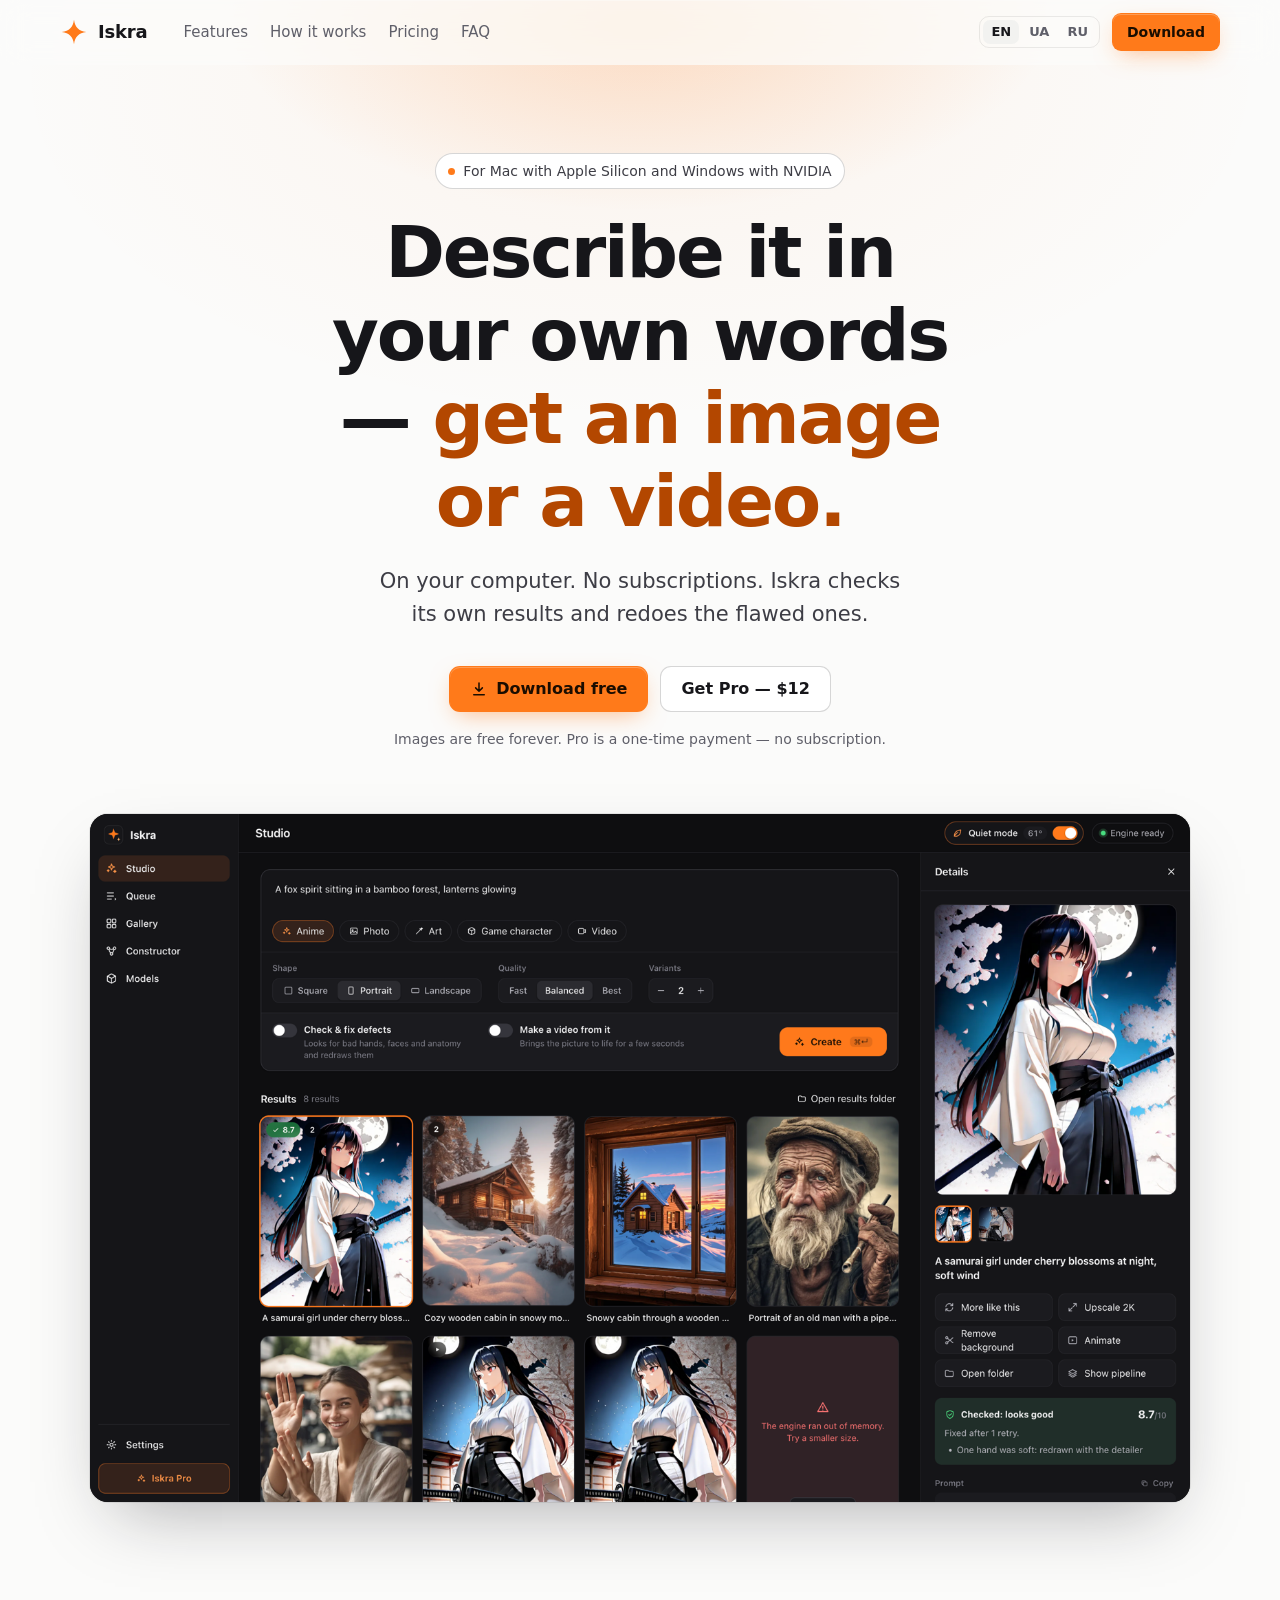
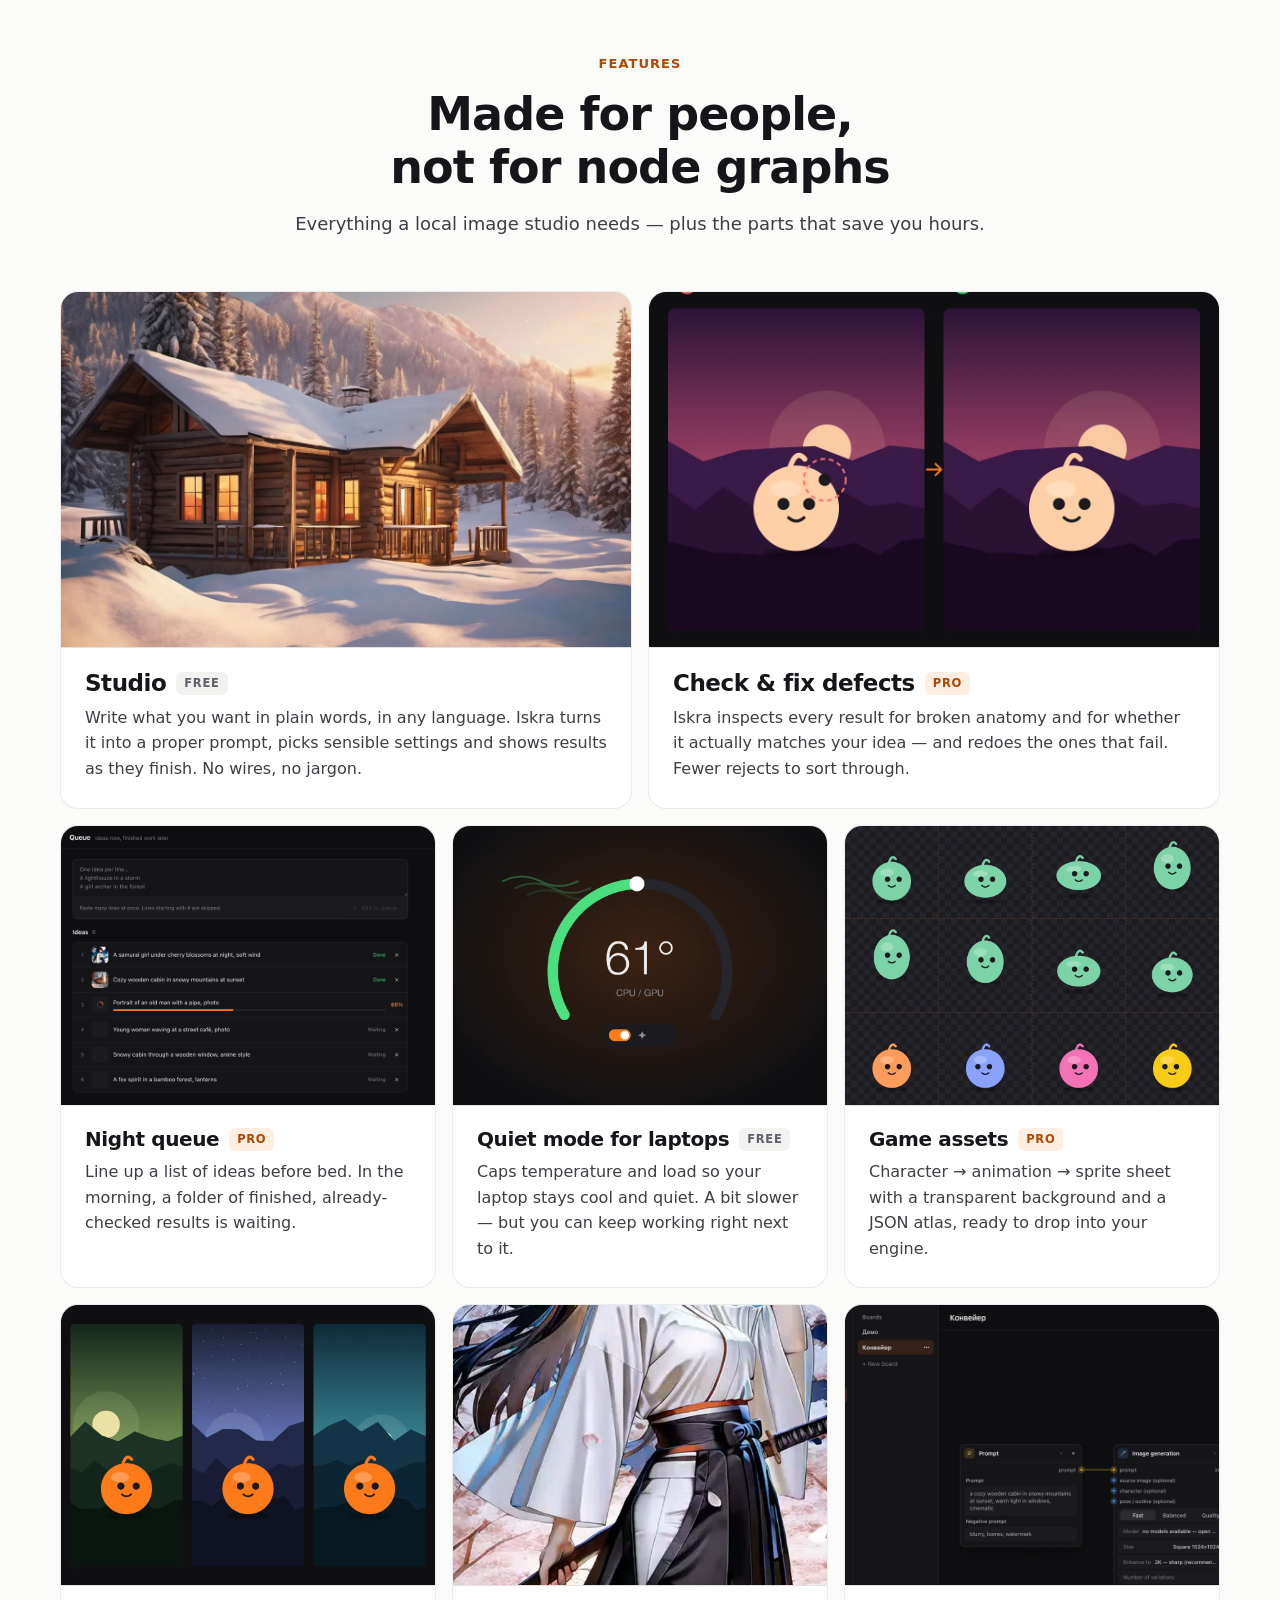
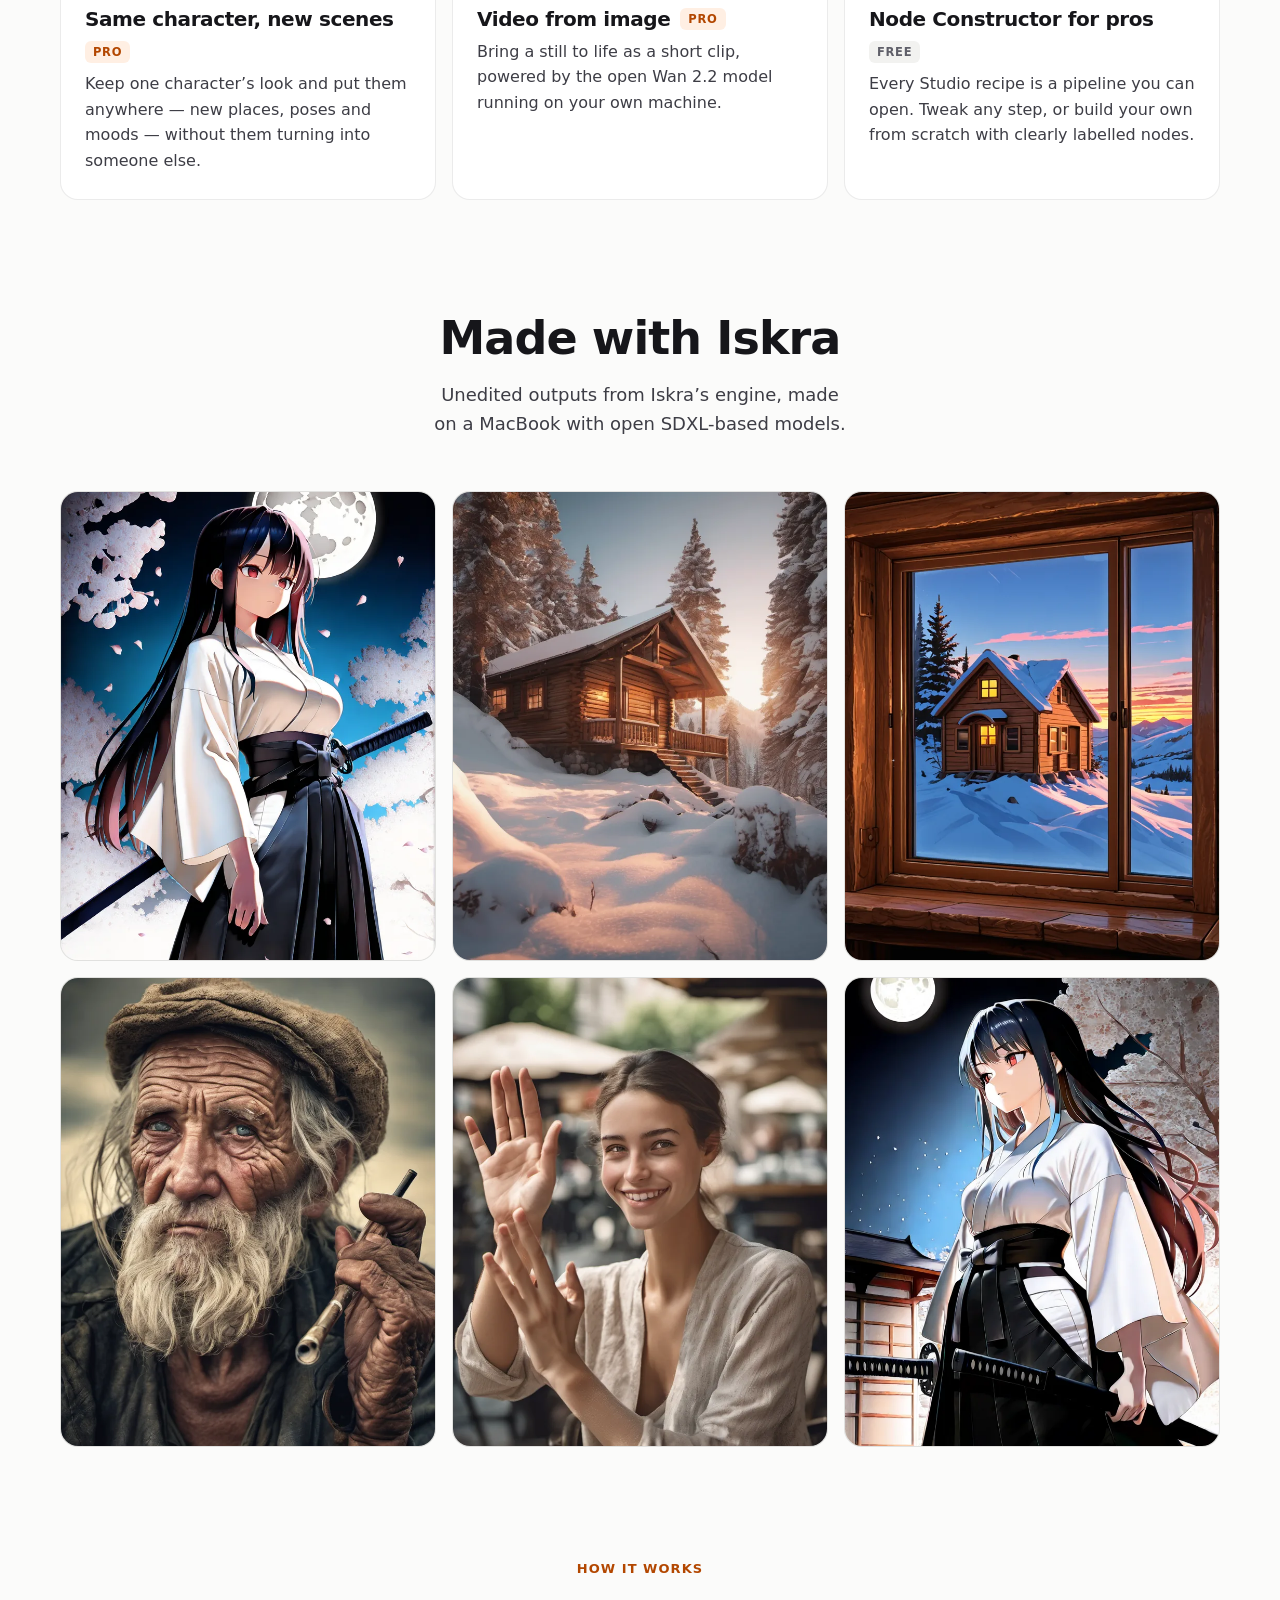
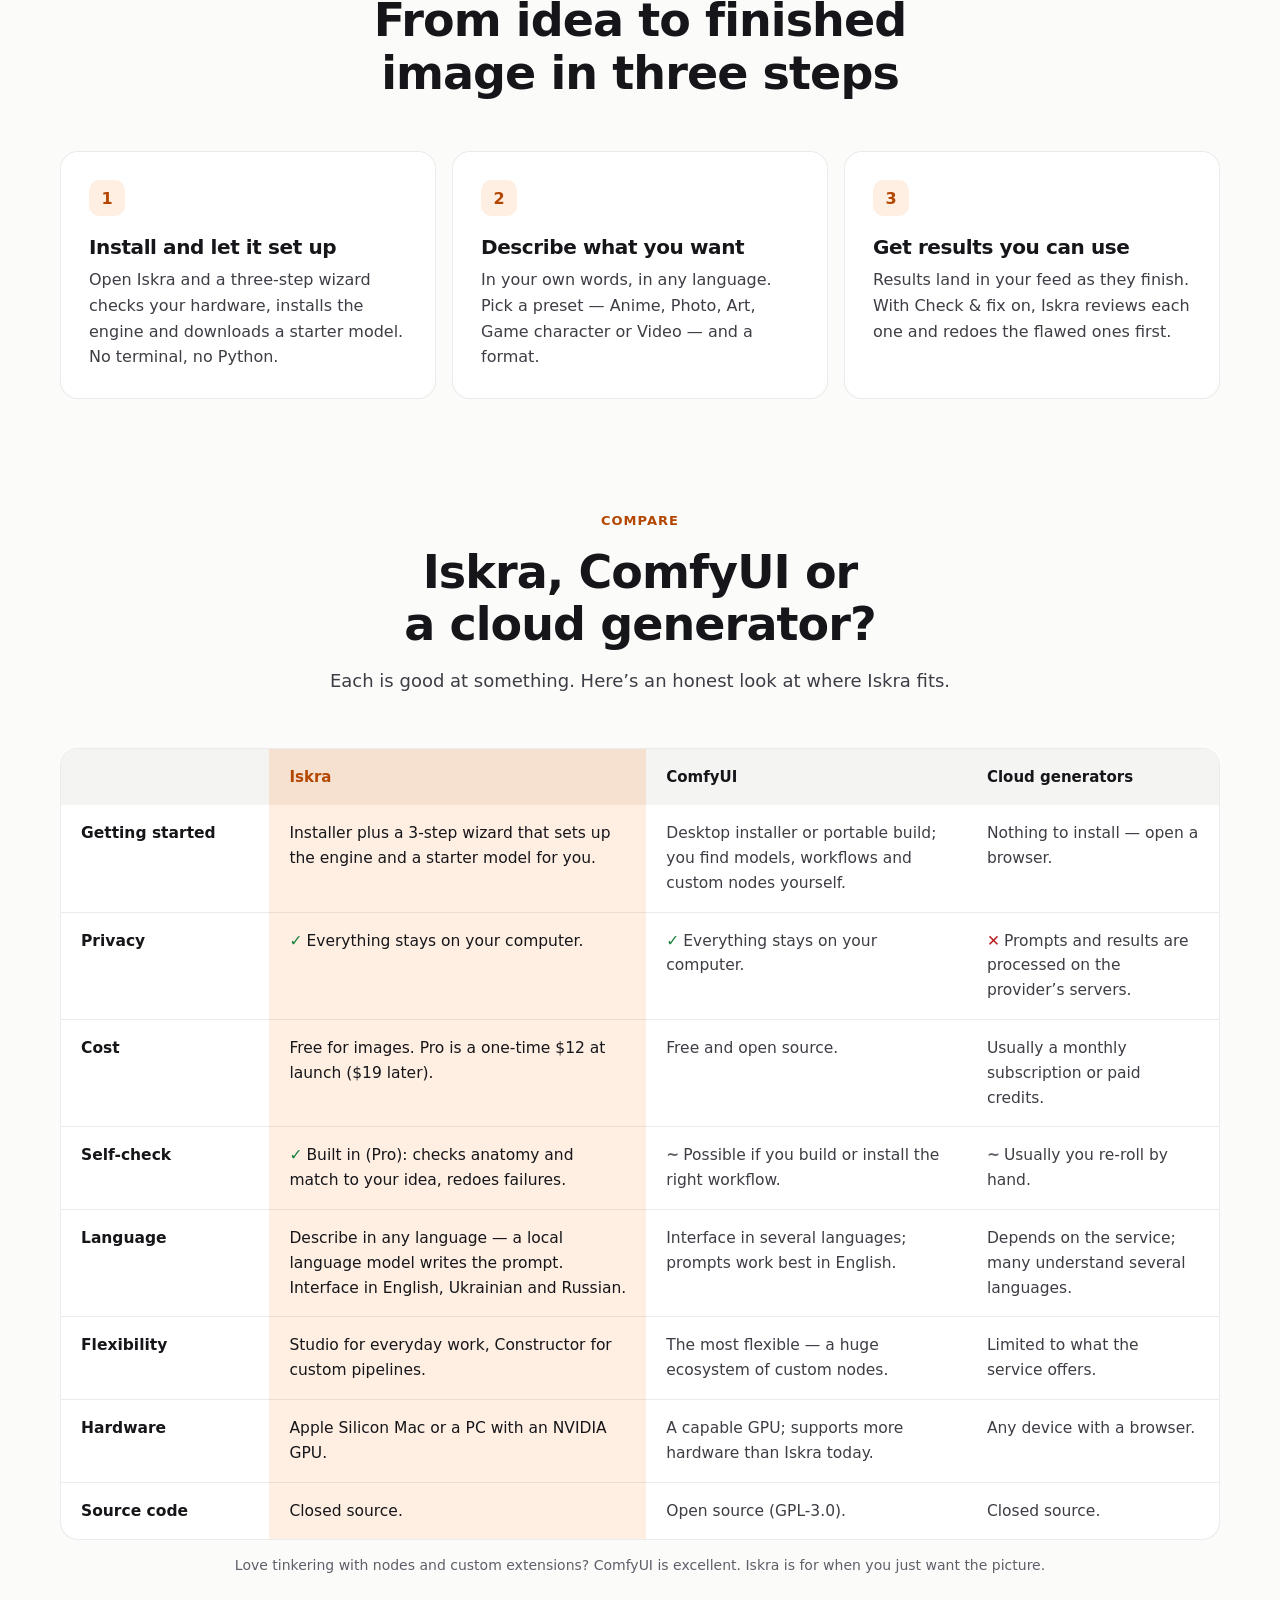
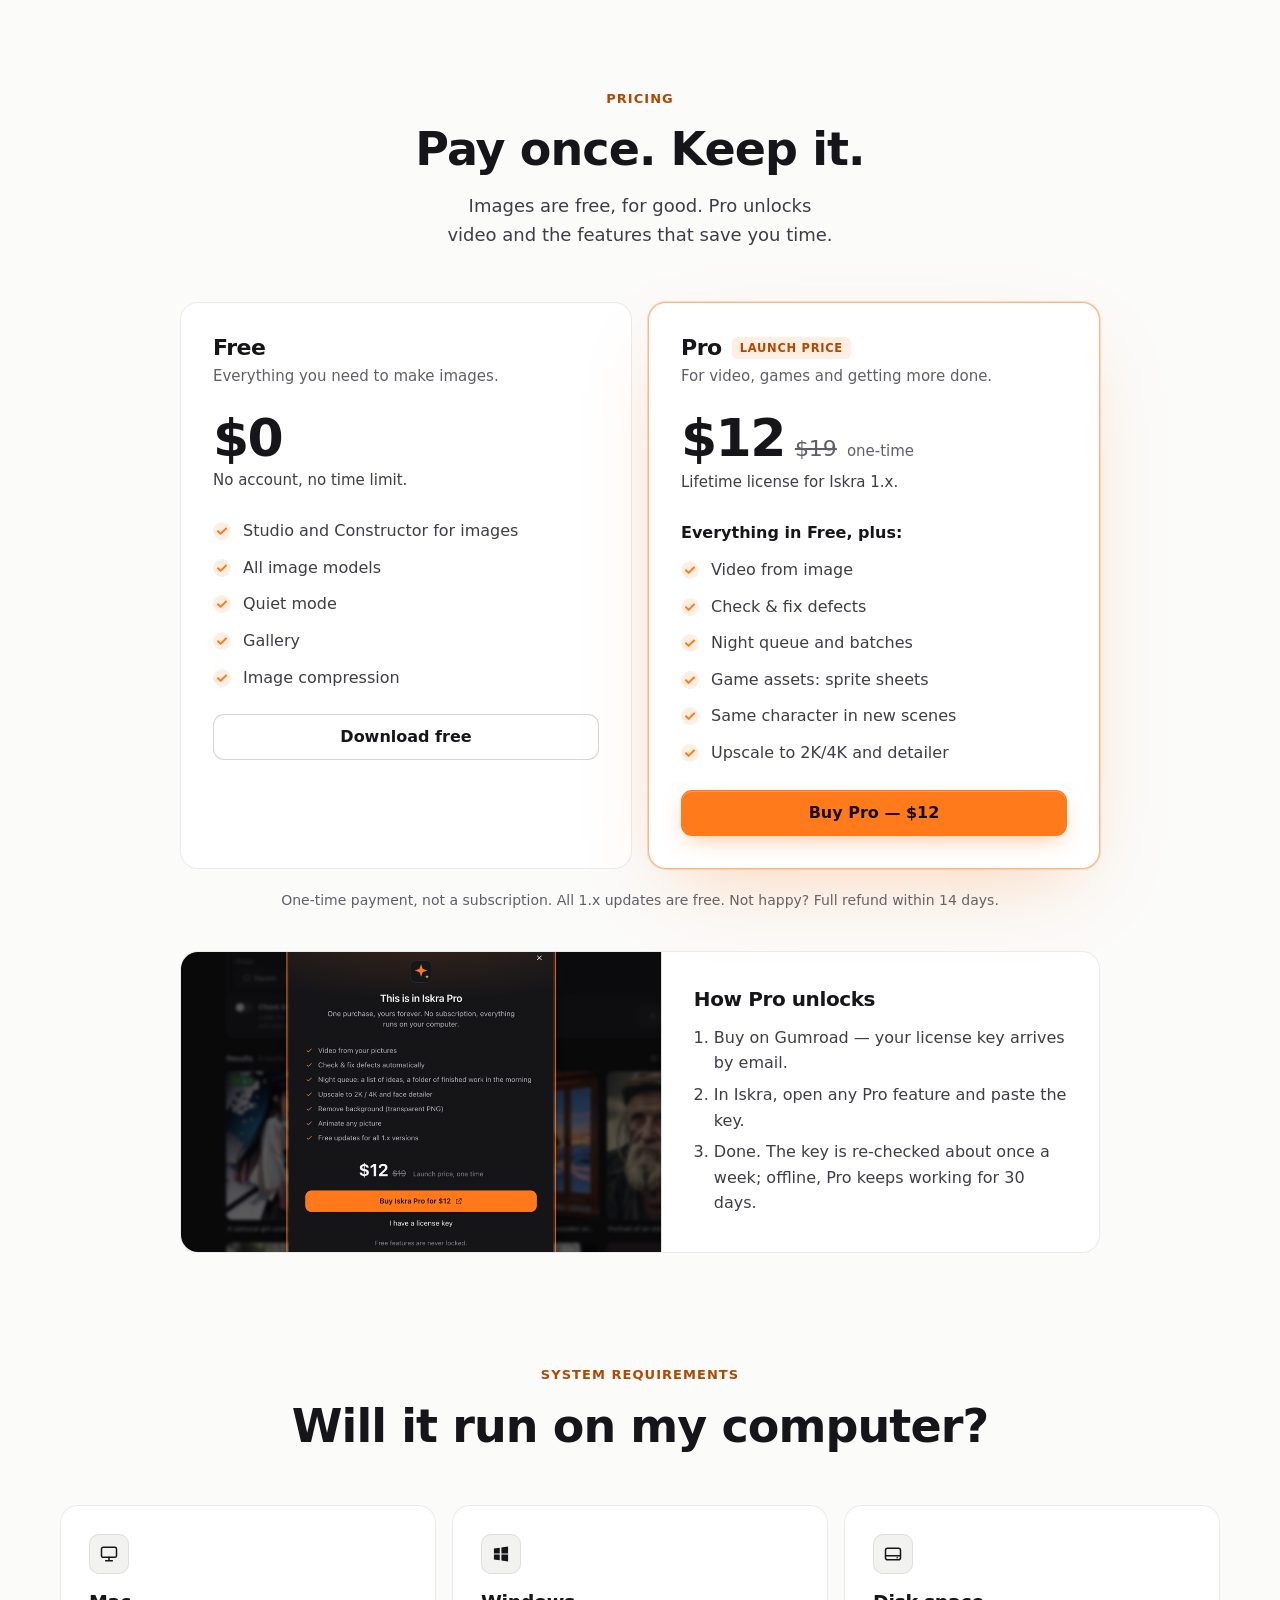
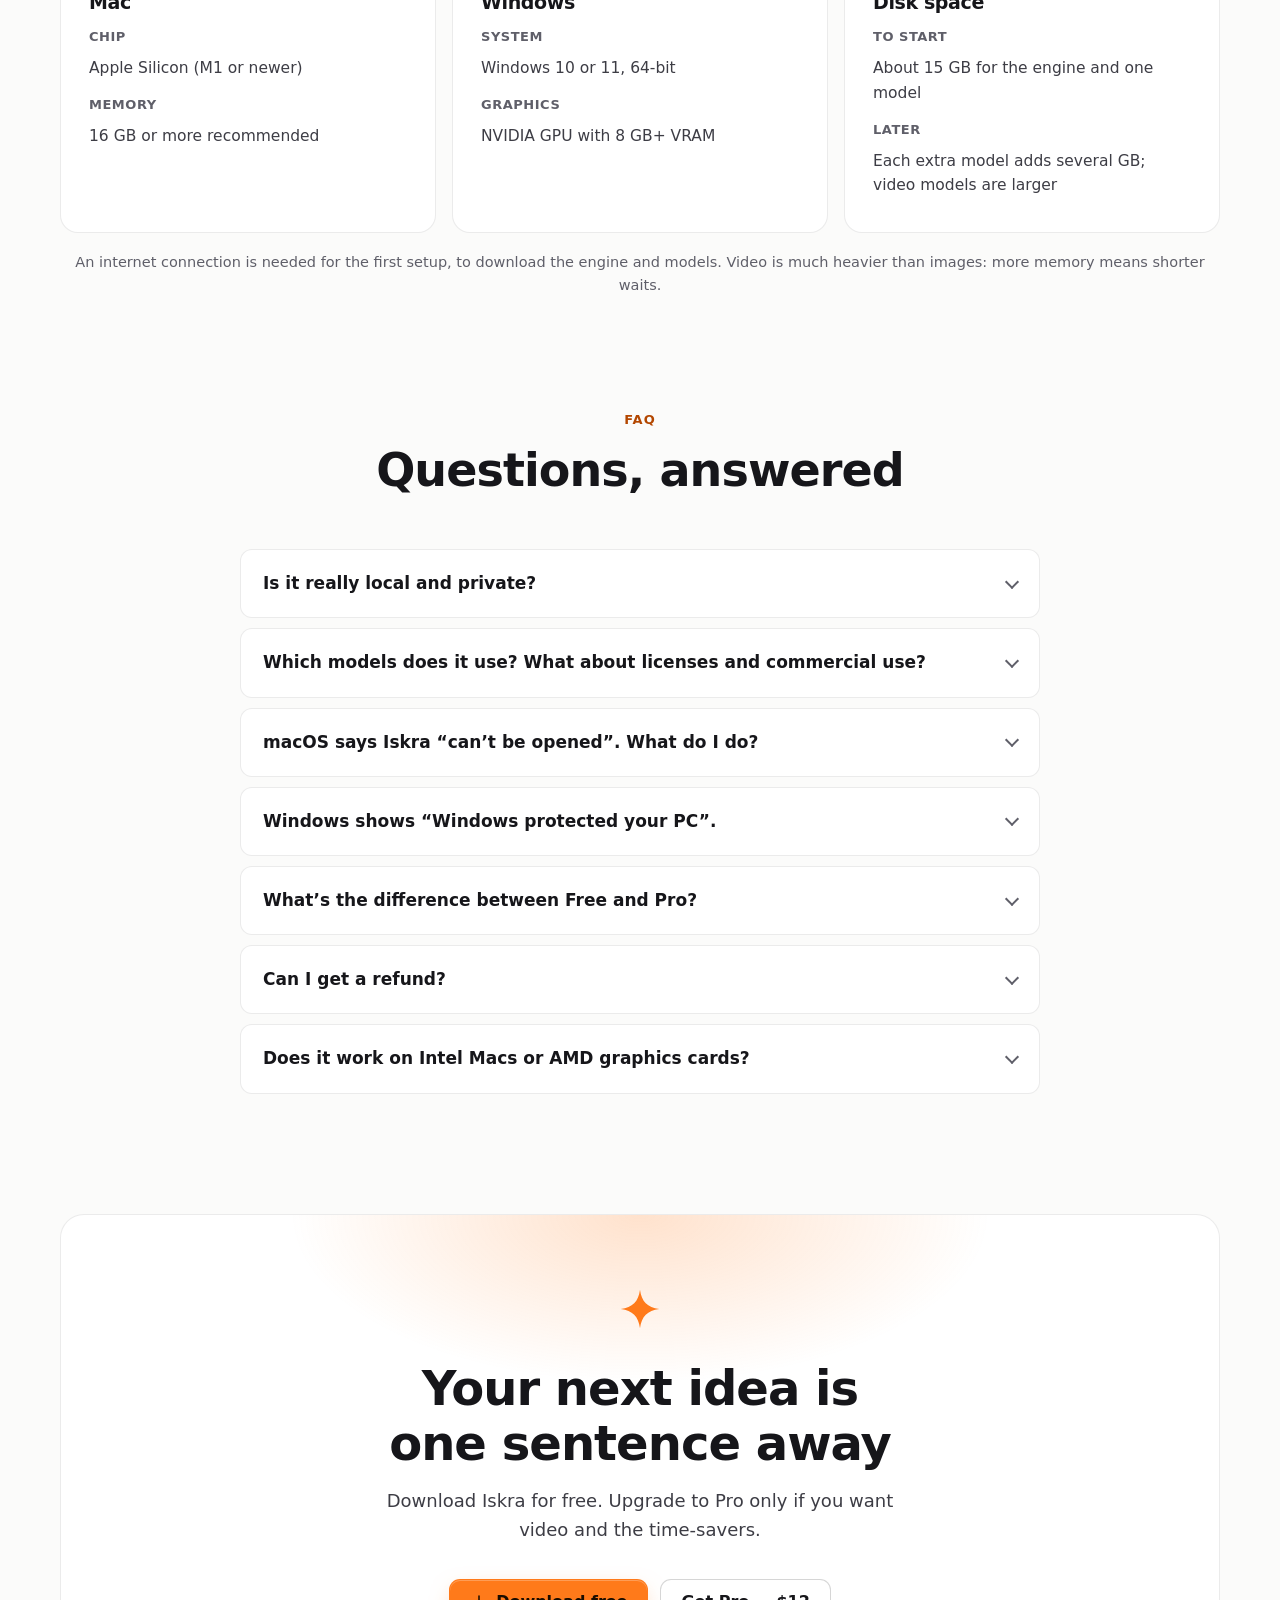
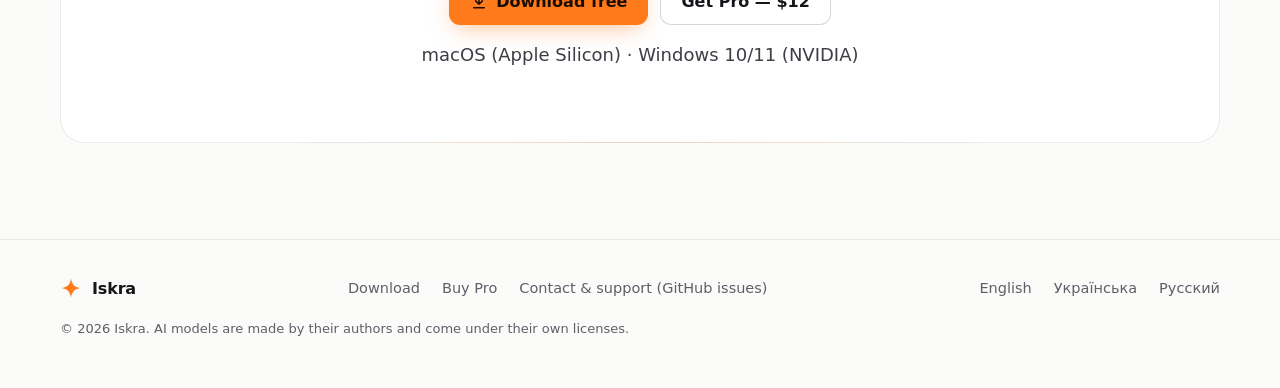
<file: index.html>
<!doctype html>
<html lang="en">
<head>
<meta charset="utf-8">
<meta name="viewport" content="width=device-width, initial-scale=1">
<title>Iskra — AI images and video on your own computer</title>
<meta name="description" content="Describe it in your own words and get an image or a video — generated locally on your Mac or Windows PC. No subscriptions, no cloud. Free for images; Pro is a one-time purchase.">
<link rel="canonical" href="https://krinsh.github.io/iskra/">
<link rel="alternate" hreflang="en" href="https://krinsh.github.io/iskra/">
<link rel="alternate" hreflang="uk" href="https://krinsh.github.io/iskra/uk/">
<link rel="alternate" hreflang="ru" href="https://krinsh.github.io/iskra/ru/">
<link rel="alternate" hreflang="x-default" href="https://krinsh.github.io/iskra/">
<meta name="theme-color" content="#0b0b0d" media="(prefers-color-scheme: dark)">
<meta name="theme-color" content="#fbfbfa" media="(prefers-color-scheme: light)">
<link rel="icon" href="assets/favicon.svg" type="image/svg+xml">
<link rel="apple-touch-icon" href="assets/img/apple-touch-icon.png">
<meta property="og:type" content="website">
<meta property="og:site_name" content="Iskra">
<meta property="og:locale" content="en_US">
<meta property="og:locale:alternate" content="uk_UA">
<meta property="og:locale:alternate" content="ru_RU">
<meta property="og:title" content="Iskra — AI images and video on your own computer">
<meta property="og:description" content="Describe it in your own words — get an image or a video. On your computer. No subscriptions.">
<meta property="og:url" content="https://krinsh.github.io/iskra/">
<meta property="og:image" content="https://krinsh.github.io/iskra/assets/img/og.png">
<meta property="og:image:width" content="1200">
<meta property="og:image:height" content="630">
<meta property="og:image:alt" content="Iskra: describe it in your own words — get an image or a video.">
<meta name="twitter:card" content="summary_large_image">
<meta name="twitter:title" content="Iskra — AI images and video on your own computer">
<meta name="twitter:description" content="Describe it in your own words — get an image or a video. On your computer. No subscriptions.">
<meta name="twitter:image" content="https://krinsh.github.io/iskra/assets/img/og.png">
<link rel="stylesheet" href="assets/style.css">
<script src="assets/site.js" defer></script>
<script type="application/ld+json">
{"@context":"https://schema.org","@type":"SoftwareApplication","name":"Iskra","applicationCategory":"MultimediaApplication","operatingSystem":"macOS (Apple Silicon), Windows 10/11","url":"https://krinsh.github.io/iskra/","description":"Generate images and video locally with AI. Describe it in your own words — get an image or a video.","offers":[{"@type":"Offer","name":"Iskra Free","price":"0","priceCurrency":"USD"},{"@type":"Offer","name":"Iskra Pro","price":"12","priceCurrency":"USD","url":"https://olegster05.gumroad.com/l/iskra"}]}
</script>
</head>
<body>
<svg width="0" height="0" style="position:absolute" aria-hidden="true" focusable="false">
  <symbol id="spark" viewBox="0 0 24 24"><path d="M12 1.5C12.9 8 16 11.1 22.5 12C16 12.9 12.9 16 12 22.5C11.1 16 8 12.9 1.5 12C8 11.1 11.1 8 12 1.5Z" fill="#ff7a1a"/></symbol>
  <symbol id="i-down" viewBox="0 0 24 24"><path d="M12 4v11m0 0l-4.5-4.5M12 15l4.5-4.5M5 19.5h14" fill="none" stroke="currentColor" stroke-width="2" stroke-linecap="round" stroke-linejoin="round"/></symbol>
  <symbol id="i-mac" viewBox="0 0 24 24"><rect x="3" y="4" width="18" height="12" rx="2" fill="none" stroke="currentColor" stroke-width="1.8"/><path d="M8 20h8M12 16v4" stroke="currentColor" stroke-width="1.8" stroke-linecap="round"/></symbol>
  <symbol id="i-win" viewBox="0 0 24 24"><path d="M3.5 5.5l7-1v7h-7zM12.5 4.2l8-1.2v8.5h-8zM3.5 12.5h7v7l-7-1zM12.5 12.5h8V21l-8-1.2z" fill="currentColor"/></symbol>
  <symbol id="i-disk" viewBox="0 0 24 24"><rect x="3" y="5" width="18" height="14" rx="2.5" fill="none" stroke="currentColor" stroke-width="1.8"/><path d="M3 14h18" stroke="currentColor" stroke-width="1.8"/><circle cx="17" cy="16.5" r="1" fill="currentColor"/></symbol>
</svg>

<a class="skip" href="#main">Skip to content</a>

<header class="site-header">
  <div class="wrap nav">
    <a class="brand" href="./" aria-label="Iskra — home"><svg aria-hidden="true"><use href="#spark"/></svg><span>Iskra</span></a>
    <nav class="nav-links" aria-label="Sections">
      <a href="#features">Features</a>
      <a href="#how">How it works</a>
      <a href="#pricing">Pricing</a>
      <a href="#faq">FAQ</a>
    </nav>
    <div class="nav-end">
      <nav class="lang" aria-label="Language">
        <a href="./" hreflang="en" lang="en" aria-label="English" aria-current="true">EN</a>
        <a href="uk/" hreflang="uk" lang="uk" aria-label="Українська">UA</a>
        <a href="ru/" hreflang="ru" lang="ru" aria-label="Русский">RU</a>
      </nav>
      <a class="btn btn-primary btn-sm" href="https://github.com/KRINSH/iskra/releases/latest">Download</a>
    </div>
  </div>
</header>

<main id="main">

<section class="hero">
  <div class="wrap">
    <p class="eyebrow"><span class="dot" aria-hidden="true"></span>For Mac with Apple Silicon and Windows with NVIDIA</p>
    <h1>Describe it in your own words — <span class="accent">get an image or a video.</span></h1>
    <p class="lead">On your computer. No subscriptions. Iskra checks its own results and redoes the flawed ones.</p>
    <div class="cta-row">
      <a class="btn btn-primary" href="https://github.com/KRINSH/iskra/releases/latest"><svg aria-hidden="true"><use href="#i-down"/></svg>Download free</a>
      <a class="btn btn-ghost" href="https://olegster05.gumroad.com/l/iskra">Get Pro — $12</a>
    </div>
    <p class="cta-note">Images are free forever. Pro is a one-time payment — no subscription.</p>
    <div class="hero-shot">
      <div class="frame">
        <img src="assets/img/shot-studio.png" width="1600" height="1000" fetchpriority="high"
             alt="Iskra Studio: a description field reading “A cozy cabin in a snowy forest at dusk”, style presets, a Generate button and a feed of finished, checked results.">
      </div>
    </div>
  </div>
</section>

<section class="section" id="features" aria-labelledby="features-title">
  <div class="wrap">
    <div class="section-head">
      <span class="kicker">Features</span>
      <h2 id="features-title">Made for people, not for node graphs</h2>
      <p>Everything a local image studio needs — plus the parts that save you hours.</p>
    </div>
    <div class="features">
      <article class="card feature big">
        <div class="media"><img src="assets/img/ex-1.webp" width="1200" height="900" loading="lazy" alt="Real Iskra output: a log cabin with warm windows in snowy mountains at sunset."></div>
        <div class="body">
          <h3>Studio <span class="tag tag-free">Free</span></h3>
          <p>Write what you want in plain words, in any language. Iskra turns it into a proper prompt, picks sensible settings and shows results as they finish. No wires, no jargon.</p>
        </div>
      </article>
      <article class="card feature big">
        <div class="media"><img src="assets/img/ex-2.webp" width="1200" height="900" loading="lazy" alt="Before and after: a character with an extra eye is marked as a defect, then shown fixed."></div>
        <div class="body">
          <h3>Check &amp; fix defects <span class="tag tag-pro">Pro</span></h3>
          <p>Iskra inspects every result for broken anatomy and for whether it actually matches your idea — and redoes the ones that fail. Fewer rejects to sort through.</p>
        </div>
      </article>
      <article class="card feature">
        <div class="media shot"><img src="assets/img/shot-queue.png" width="1600" height="1000" loading="lazy" alt="Night queue screen: a list of ideas, some done and checked, one running, others waiting."></div>
        <div class="body">
          <h3>Night queue <span class="tag tag-pro">Pro</span></h3>
          <p>Line up a list of ideas before bed. In the morning, a folder of finished, already-checked results is waiting.</p>
        </div>
      </article>
      <article class="card feature">
        <div class="media"><img src="assets/img/ex-6.webp" width="1200" height="900" loading="lazy" alt="Quiet mode: a temperature gauge holding steady at 61 degrees with the toggle switched on."></div>
        <div class="body">
          <h3>Quiet mode for laptops <span class="tag tag-free">Free</span></h3>
          <p>Caps temperature and load so your laptop stays cool and quiet. A bit slower — but you can keep working right next to it.</p>
        </div>
      </article>
      <article class="card feature">
        <div class="media"><img src="assets/img/ex-3.webp" width="1200" height="900" loading="lazy" alt="A sprite sheet on a transparent background: one character in eight animation frames plus color variants."></div>
        <div class="body">
          <h3>Game assets <span class="tag tag-pro">Pro</span></h3>
          <p>Character → animation → sprite sheet with a transparent background and a JSON atlas, ready to drop into your engine.</p>
        </div>
      </article>
      <article class="card feature">
        <div class="media"><img src="assets/img/ex-4.webp" width="1200" height="900" loading="lazy" alt="The same character shown in three different scenes: a forest, a starry night and a seaside."></div>
        <div class="body">
          <h3>Same character, new scenes <span class="tag tag-pro">Pro</span></h3>
          <p>Keep one character’s look and put them anywhere — new places, poses and moods — without them turning into someone else.</p>
        </div>
      </article>
      <article class="card feature">
        <div class="media"><video autoplay muted loop playsinline preload="metadata" poster="assets/img/ex-5.webp" width="1200" height="900" aria-label="Looping clip: a still image turned into a short video with Iskra and Wan 2.2."><source src="assets/img/ex-video.webm" type="video/webm"><source src="assets/img/ex-video.mp4" type="video/mp4"></video></div>
        <div class="body">
          <h3>Video from image <span class="tag tag-pro">Pro</span></h3>
          <p>Bring a still to life as a short clip, powered by the open Wan 2.2 model running on your own machine.</p>
        </div>
      </article>
      <article class="card feature">
        <div class="media shot"><img src="assets/img/shot-constructor.png" width="1600" height="1000" loading="lazy" alt="Constructor: connected node cards — Prompt, Model, Generate, Check and fix, Upscale, Save to gallery."></div>
        <div class="body">
          <h3>Node Constructor for pros <span class="tag tag-free">Free</span></h3>
          <p>Every Studio recipe is a pipeline you can open. Tweak any step, or build your own from scratch with clearly labelled nodes.</p>
        </div>
      </article>
    </div>
  </div>
</section>

<section class="section" id="made" aria-labelledby="made-title">
  <div class="wrap">
    <div class="section-head">
      <h2 id="made-title">Made with Iskra</h2>
      <p>Unedited outputs from Iskra’s engine, made on a MacBook with open SDXL-based models.</p>
    </div>
    <div class="gallery">
      <img src="assets/img/gallery-1.webp" width="720" height="900" loading="lazy" alt="Anime swordswoman in a white kimono under a full moon, with cherry blossoms.">
      <img src="assets/img/gallery-2.webp" width="720" height="900" loading="lazy" alt="Log cabin in a snowy forest at sunset.">
      <img src="assets/img/gallery-3.webp" width="720" height="900" loading="lazy" alt="Snowy cabin seen through a wooden window, anime style.">
      <img src="assets/img/gallery-4.webp" width="720" height="900" loading="lazy" alt="Portrait of an old man with a pipe.">
      <img src="assets/img/gallery-5.webp" width="720" height="900" loading="lazy" alt="Smiling young woman waving at a street café.">
      <img src="assets/img/gallery-6.webp" width="720" height="900" loading="lazy" alt="Anime swordswoman, another variation.">
    </div>
  </div>
</section>

<section class="section" id="how" aria-labelledby="how-title">
  <div class="wrap">
    <div class="section-head">
      <span class="kicker">How it works</span>
      <h2 id="how-title">From idea to finished image in three steps</h2>
    </div>
    <ol class="steps" role="list">
      <li class="card step">
        <div class="num" aria-hidden="true">1</div>
        <h3>Install and let it set up</h3>
        <p>Open Iskra and a three-step wizard checks your hardware, installs the engine and downloads a starter model. No terminal, no Python.</p>
      </li>
      <li class="card step">
        <div class="num" aria-hidden="true">2</div>
        <h3>Describe what you want</h3>
        <p>In your own words, in any language. Pick a preset — Anime, Photo, Art, Game character or Video — and a format.</p>
      </li>
      <li class="card step">
        <div class="num" aria-hidden="true">3</div>
        <h3>Get results you can use</h3>
        <p>Results land in your feed as they finish. With Check &amp; fix on, Iskra reviews each one and redoes the flawed ones first.</p>
      </li>
    </ol>
  </div>
</section>

<section class="section" id="compare" aria-labelledby="compare-title">
  <div class="wrap">
    <div class="section-head">
      <span class="kicker">Compare</span>
      <h2 id="compare-title">Iskra, ComfyUI or a cloud generator?</h2>
      <p>Each is good at something. Here’s an honest look at where Iskra fits.</p>
    </div>
    <div class="table-wrap" role="region" aria-labelledby="compare-title" tabindex="0">
      <table class="compare">
        <thead>
          <tr>
            <th scope="col"><span class="visually-hidden">Aspect</span></th>
            <th scope="col" class="us">Iskra</th>
            <th scope="col">ComfyUI</th>
            <th scope="col">Cloud generators</th>
          </tr>
        </thead>
        <tbody>
          <tr>
            <th scope="row">Getting started</th>
            <td class="us" data-label="Iskra">Installer plus a 3-step wizard that sets up the engine and a starter model for you.</td>
            <td data-label="ComfyUI">Desktop installer or portable build; you find models, workflows and custom nodes yourself.</td>
            <td data-label="Cloud generators">Nothing to install — open a browser.</td>
          </tr>
          <tr>
            <th scope="row">Privacy</th>
            <td class="us" data-label="Iskra"><span class="mark yes" aria-hidden="true">✓</span>Everything stays on your computer.</td>
            <td data-label="ComfyUI"><span class="mark yes" aria-hidden="true">✓</span>Everything stays on your computer.</td>
            <td data-label="Cloud generators"><span class="mark no" aria-hidden="true">✕</span>Prompts and results are processed on the provider’s servers.</td>
          </tr>
          <tr>
            <th scope="row">Cost</th>
            <td class="us" data-label="Iskra">Free for images. Pro is a one-time $12 at launch ($19 later).</td>
            <td data-label="ComfyUI">Free and open source.</td>
            <td data-label="Cloud generators">Usually a monthly subscription or paid credits.</td>
          </tr>
          <tr>
            <th scope="row">Self-check</th>
            <td class="us" data-label="Iskra"><span class="mark yes" aria-hidden="true">✓</span>Built in (Pro): checks anatomy and match to your idea, redoes failures.</td>
            <td data-label="ComfyUI"><span class="mark meh" aria-hidden="true">~</span>Possible if you build or install the right workflow.</td>
            <td data-label="Cloud generators"><span class="mark meh" aria-hidden="true">~</span>Usually you re-roll by hand.</td>
          </tr>
          <tr>
            <th scope="row">Language</th>
            <td class="us" data-label="Iskra">Describe in any language — a local language model writes the prompt. Interface in English, Ukrainian and Russian.</td>
            <td data-label="ComfyUI">Interface in several languages; prompts work best in English.</td>
            <td data-label="Cloud generators">Depends on the service; many understand several languages.</td>
          </tr>
          <tr>
            <th scope="row">Flexibility</th>
            <td class="us" data-label="Iskra">Studio for everyday work, Constructor for custom pipelines.</td>
            <td data-label="ComfyUI">The most flexible — a huge ecosystem of custom nodes.</td>
            <td data-label="Cloud generators">Limited to what the service offers.</td>
          </tr>
          <tr>
            <th scope="row">Hardware</th>
            <td class="us" data-label="Iskra">Apple Silicon Mac or a PC with an NVIDIA GPU.</td>
            <td data-label="ComfyUI">A capable GPU; supports more hardware than Iskra today.</td>
            <td data-label="Cloud generators">Any device with a browser.</td>
          </tr>
          <tr>
            <th scope="row">Source code</th>
            <td class="us" data-label="Iskra">Closed source.</td>
            <td data-label="ComfyUI">Open source (GPL-3.0).</td>
            <td data-label="Cloud generators">Closed source.</td>
          </tr>
        </tbody>
      </table>
    </div>
    <p class="table-note">Love tinkering with nodes and custom extensions? ComfyUI is excellent. Iskra is for when you just want the picture.</p>
  </div>
</section>

<section class="section" id="pricing" aria-labelledby="pricing-title">
  <div class="wrap">
    <div class="section-head">
      <span class="kicker">Pricing</span>
      <h2 id="pricing-title">Pay once. Keep it.</h2>
      <p>Images are free, for good. Pro unlocks video and the features that save you time.</p>
    </div>
    <div class="pricing">
      <div class="card price-card">
        <h3>Free</h3>
        <p class="sub">Everything you need to make images.</p>
        <div class="price"><span class="amount">$0</span></div>
        <p class="price-local">No account, no time limit.</p>
        <ul class="checks">
          <li>Studio and Constructor for images</li>
          <li>All image models</li>
          <li>Quiet mode</li>
          <li>Gallery</li>
          <li>Image compression</li>
        </ul>
        <a class="btn btn-ghost" href="https://github.com/KRINSH/iskra/releases/latest">Download free</a>
      </div>
      <div class="card price-card pro">
        <h3>Pro <span class="tag tag-pro">Launch price</span></h3>
        <p class="sub">For video, games and getting more done.</p>
        <div class="price"><span class="amount">$12</span><s aria-label="regular price 19 dollars">$19</s><span class="per">one-time</span></div>
        <p class="price-local">Lifetime license for Iskra 1.x.</p>
        <ul class="checks">
          <li class="lead-item">Everything in Free, plus:</li>
          <li>Video from image</li>
          <li>Check &amp; fix defects</li>
          <li>Night queue and batches</li>
          <li>Game assets: sprite sheets</li>
          <li>Same character in new scenes</li>
          <li>Upscale to 2K/4K and detailer</li>
        </ul>
        <a class="btn btn-primary" href="https://olegster05.gumroad.com/l/iskra">Buy Pro — $12</a>
      </div>
    </div>
    <p class="fine">One-time payment, not a subscription. All 1.x updates are free. Not happy? Full refund within 14 days.</p>

    <div class="card activate">
      <div class="media"><img src="assets/img/shot-pro.png" width="1600" height="1000" loading="lazy" alt="The “This is in Iskra Pro” window with the price, a Buy Pro button and a field for the license key."></div>
      <div class="body">
        <h3>How Pro unlocks</h3>
        <ol>
          <li>Buy on Gumroad — your license key arrives by email.</li>
          <li>In Iskra, open any Pro feature and paste the key.</li>
          <li>Done. The key is re-checked about once a week; offline, Pro keeps working for 30 days.</li>
        </ol>
      </div>
    </div>
  </div>
</section>

<section class="section" id="requirements" aria-labelledby="req-title">
  <div class="wrap">
    <div class="section-head">
      <span class="kicker">System requirements</span>
      <h2 id="req-title">Will it run on my computer?</h2>
    </div>
    <div class="reqs">
      <div class="card req">
        <div class="icon" aria-hidden="true"><svg><use href="#i-mac"/></svg></div>
        <h3>Mac</h3>
        <dl>
          <dt>Chip</dt><dd>Apple Silicon (M1 or newer)</dd>
          <dt>Memory</dt><dd>16 GB or more recommended</dd>
        </dl>
      </div>
      <div class="card req">
        <div class="icon" aria-hidden="true"><svg><use href="#i-win"/></svg></div>
        <h3>Windows</h3>
        <dl>
          <dt>System</dt><dd>Windows 10 or 11, 64-bit</dd>
          <dt>Graphics</dt><dd>NVIDIA GPU with 8 GB+ VRAM</dd>
        </dl>
      </div>
      <div class="card req">
        <div class="icon" aria-hidden="true"><svg><use href="#i-disk"/></svg></div>
        <h3>Disk space</h3>
        <dl>
          <dt>To start</dt><dd>About 15 GB for the engine and one model</dd>
          <dt>Later</dt><dd>Each extra model adds several GB; video models are larger</dd>
        </dl>
      </div>
    </div>
    <p class="req-note">An internet connection is needed for the first setup, to download the engine and models. Video is much heavier than images: more memory means shorter waits.</p>
  </div>
</section>

<section class="section" id="faq" aria-labelledby="faq-title">
  <div class="wrap">
    <div class="section-head">
      <span class="kicker">FAQ</span>
      <h2 id="faq-title">Questions, answered</h2>
    </div>
    <div class="faq">
      <details>
        <summary>Is it really local and private?</summary>
        <div class="answer">
          <p>Yes. Images and videos are generated entirely on your computer — your descriptions and results are never uploaded anywhere.</p>
          <p>Iskra goes online only to download the engine and the models you choose and, with Pro, to re-check your license key about once a week. Pro keeps working offline for up to 30 days between checks.</p>
        </div>
      </details>
      <details>
        <summary>Which models does it use? What about licenses and commercial use?</summary>
        <div class="answer">
          <p>Iskra doesn’t bundle models: during setup it downloads a starter model from Hugging Face, and you can add more in the <strong>Models</strong> window. Every model there shows its license and whether you may use results commercially.</p>
          <p>The default starter model is SDXL, under the CreativeML Open RAIL++-M license, which allows commercial use within its use restrictions. Video uses Wan 2.2 (Apache 2.0). Some popular models, such as FLUX.1 [dev], are non-commercial — Iskra marks them clearly. When in doubt, read the license of the model you use.</p>
        </div>
      </details>
      <details>
        <summary>macOS says Iskra “can’t be opened”. What do I do?</summary>
        <div class="answer">
          <p>Iskra isn’t signed with a paid Apple Developer certificate yet, so macOS shows a warning the first time. You only need to allow it once:</p>
          <ol>
            <li>Drag Iskra into your <strong>Applications</strong> folder.</li>
            <li><strong>Right-click</strong> (or Control-click) Iskra and choose <strong>Open</strong>, then click <strong>Open</strong> in the dialog.</li>
            <li>If there’s no Open button (macOS 15 Sequoia and later): try opening Iskra once, then go to <strong>System Settings → Privacy &amp; Security</strong>, scroll down and click <strong>Open Anyway</strong> next to the message about Iskra. Confirm with your password.</li>
          </ol>
          <p>If macOS says the app is “damaged”, run this in Terminal and open it again: <code class="cmd">xattr -dr com.apple.quarantine /Applications/Iskra.app</code></p>
        </div>
      </details>
      <details>
        <summary>Windows shows “Windows protected your PC”.</summary>
        <div class="answer">
          <p>That’s Microsoft SmartScreen: the installer isn’t code-signed yet. Click <strong>More info</strong>, then <strong>Run anyway</strong>. You’ll only see it once per installer.</p>
        </div>
      </details>
      <details>
        <summary>What’s the difference between Free and Pro?</summary>
        <div class="answer">
          <p><strong>Free</strong> gives you Studio and Constructor for images, all image models, Quiet mode, the gallery and image compression — with no time limit.</p>
          <p><strong>Pro</strong> adds video from image, Check &amp; fix defects, the Night queue and batches, game assets (sprite sheets), the same character in new scenes, and upscaling to 2K/4K with a detailer. It’s a one-time payment: $12 at launch, $19 later. Free features are never locked.</p>
        </div>
      </details>
      <details>
        <summary>Can I get a refund?</summary>
        <div class="answer">
          <p>Yes. If Pro isn’t right for you, reply to your Gumroad receipt within 14 days of purchase and you’ll get a full refund.</p>
        </div>
      </details>
      <details>
        <summary>Does it work on Intel Macs or AMD graphics cards?</summary>
        <div class="answer">
          <p>Not yet, honestly. Today Iskra supports Macs with Apple Silicon (M1 or newer) and Windows PCs with NVIDIA graphics. Intel Macs, AMD and Intel GPUs, and Linux aren’t supported. Please try the free version on your hardware before buying Pro.</p>
        </div>
      </details>
    </div>
  </div>
</section>

<section class="wrap" aria-labelledby="final-title">
  <div class="final">
    <svg class="spark" aria-hidden="true"><use href="#spark"/></svg>
    <h2 id="final-title">Your next idea is one sentence away</h2>
    <p>Download Iskra for free. Upgrade to Pro only if you want video and the time-savers.</p>
    <div class="cta-row">
      <a class="btn btn-primary" href="https://github.com/KRINSH/iskra/releases/latest"><svg aria-hidden="true"><use href="#i-down"/></svg>Download free</a>
      <a class="btn btn-ghost" href="https://olegster05.gumroad.com/l/iskra">Get Pro — $12</a>
    </div>
    <p class="cta-note">macOS (Apple Silicon) · Windows 10/11 (NVIDIA)</p>
  </div>
</section>

</main>

<footer class="site-footer">
  <div class="wrap">
    <div class="foot">
      <a class="brand" href="./"><svg aria-hidden="true"><use href="#spark"/></svg>Iskra</a>
      <nav aria-label="Footer">
        <a href="https://github.com/KRINSH/iskra/releases/latest">Download</a>
        <a href="https://olegster05.gumroad.com/l/iskra">Buy Pro</a>
        <a href="https://github.com/KRINSH/iskra/issues">Contact &amp; support (GitHub issues)</a>
      </nav>
      <nav aria-label="Languages">
        <a href="./" hreflang="en" lang="en" aria-current="true">English</a>
        <a href="uk/" hreflang="uk" lang="uk">Українська</a>
        <a href="ru/" hreflang="ru" lang="ru">Русский</a>
      </nav>
    </div>
    <p class="foot-small">© 2026 Iskra. AI models are made by their authors and come under their own licenses.</p>
  </div>
</footer>
</body>
</html>
</file>
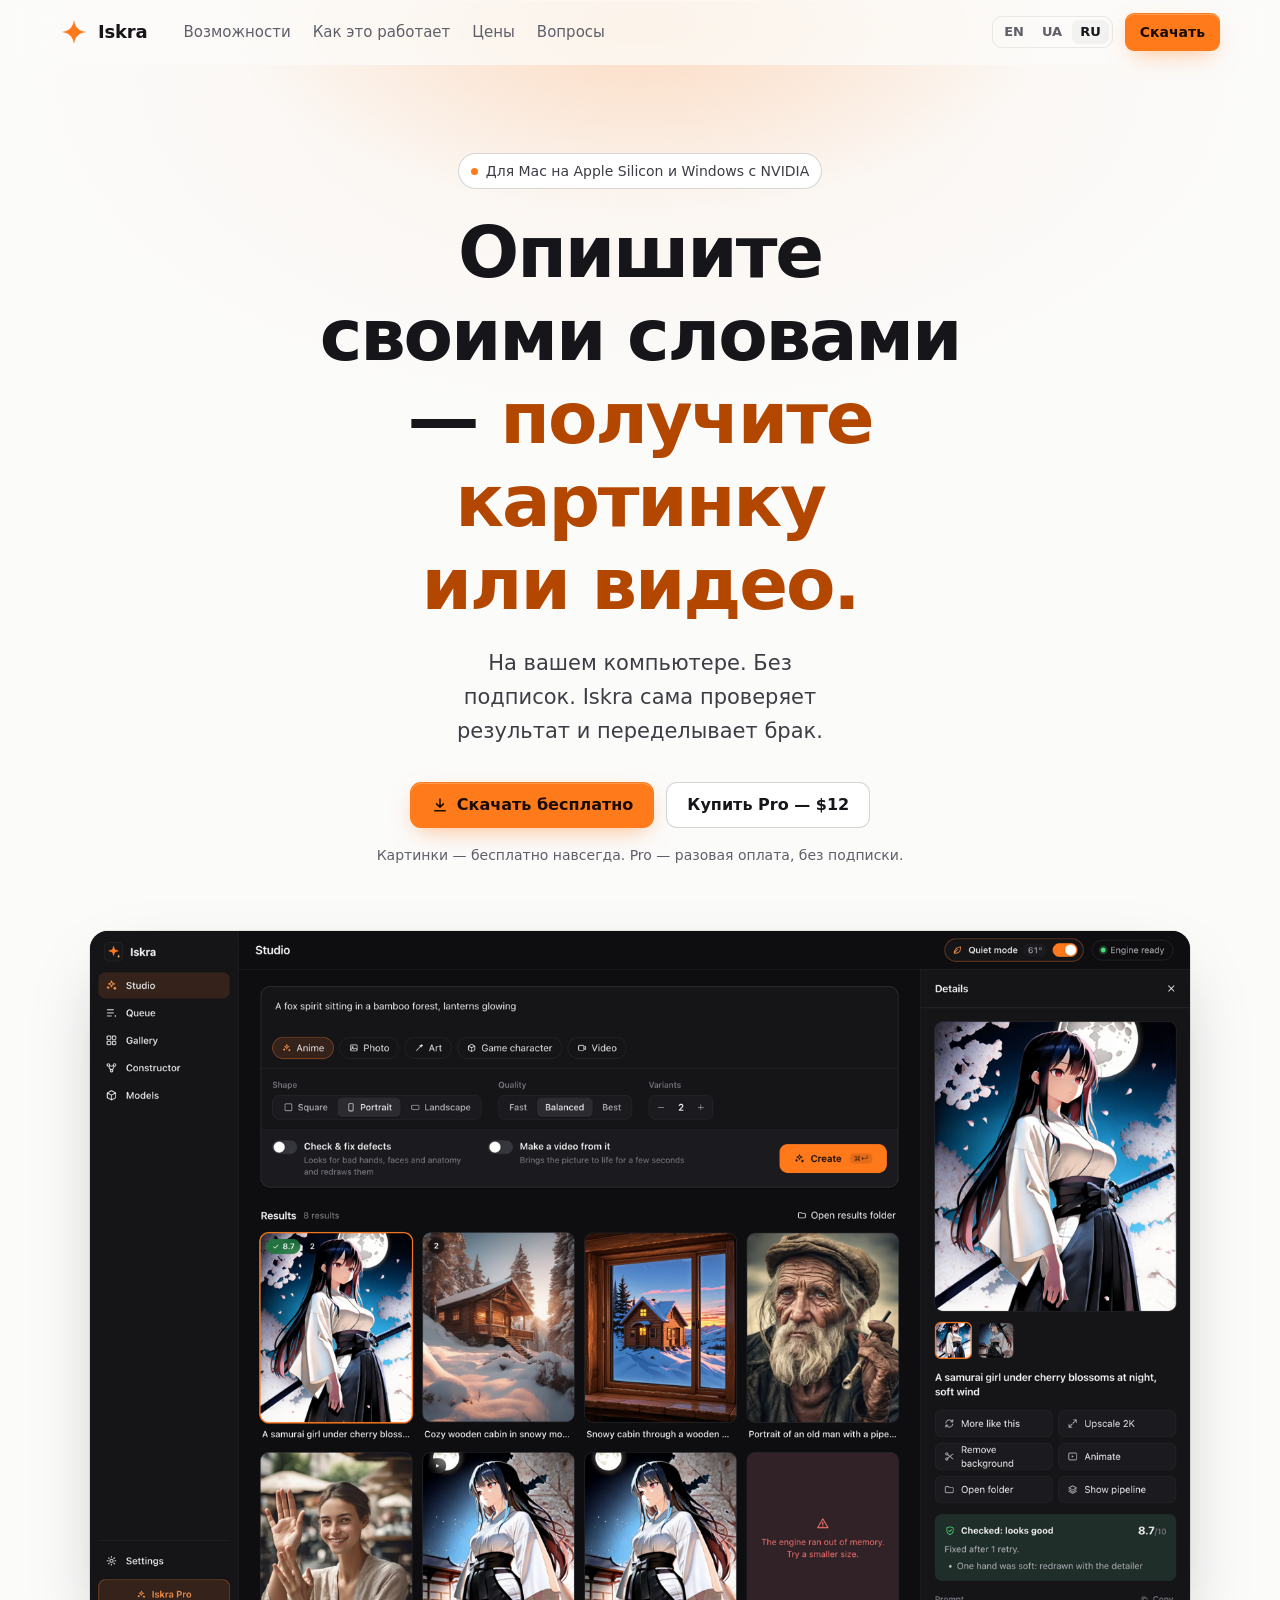
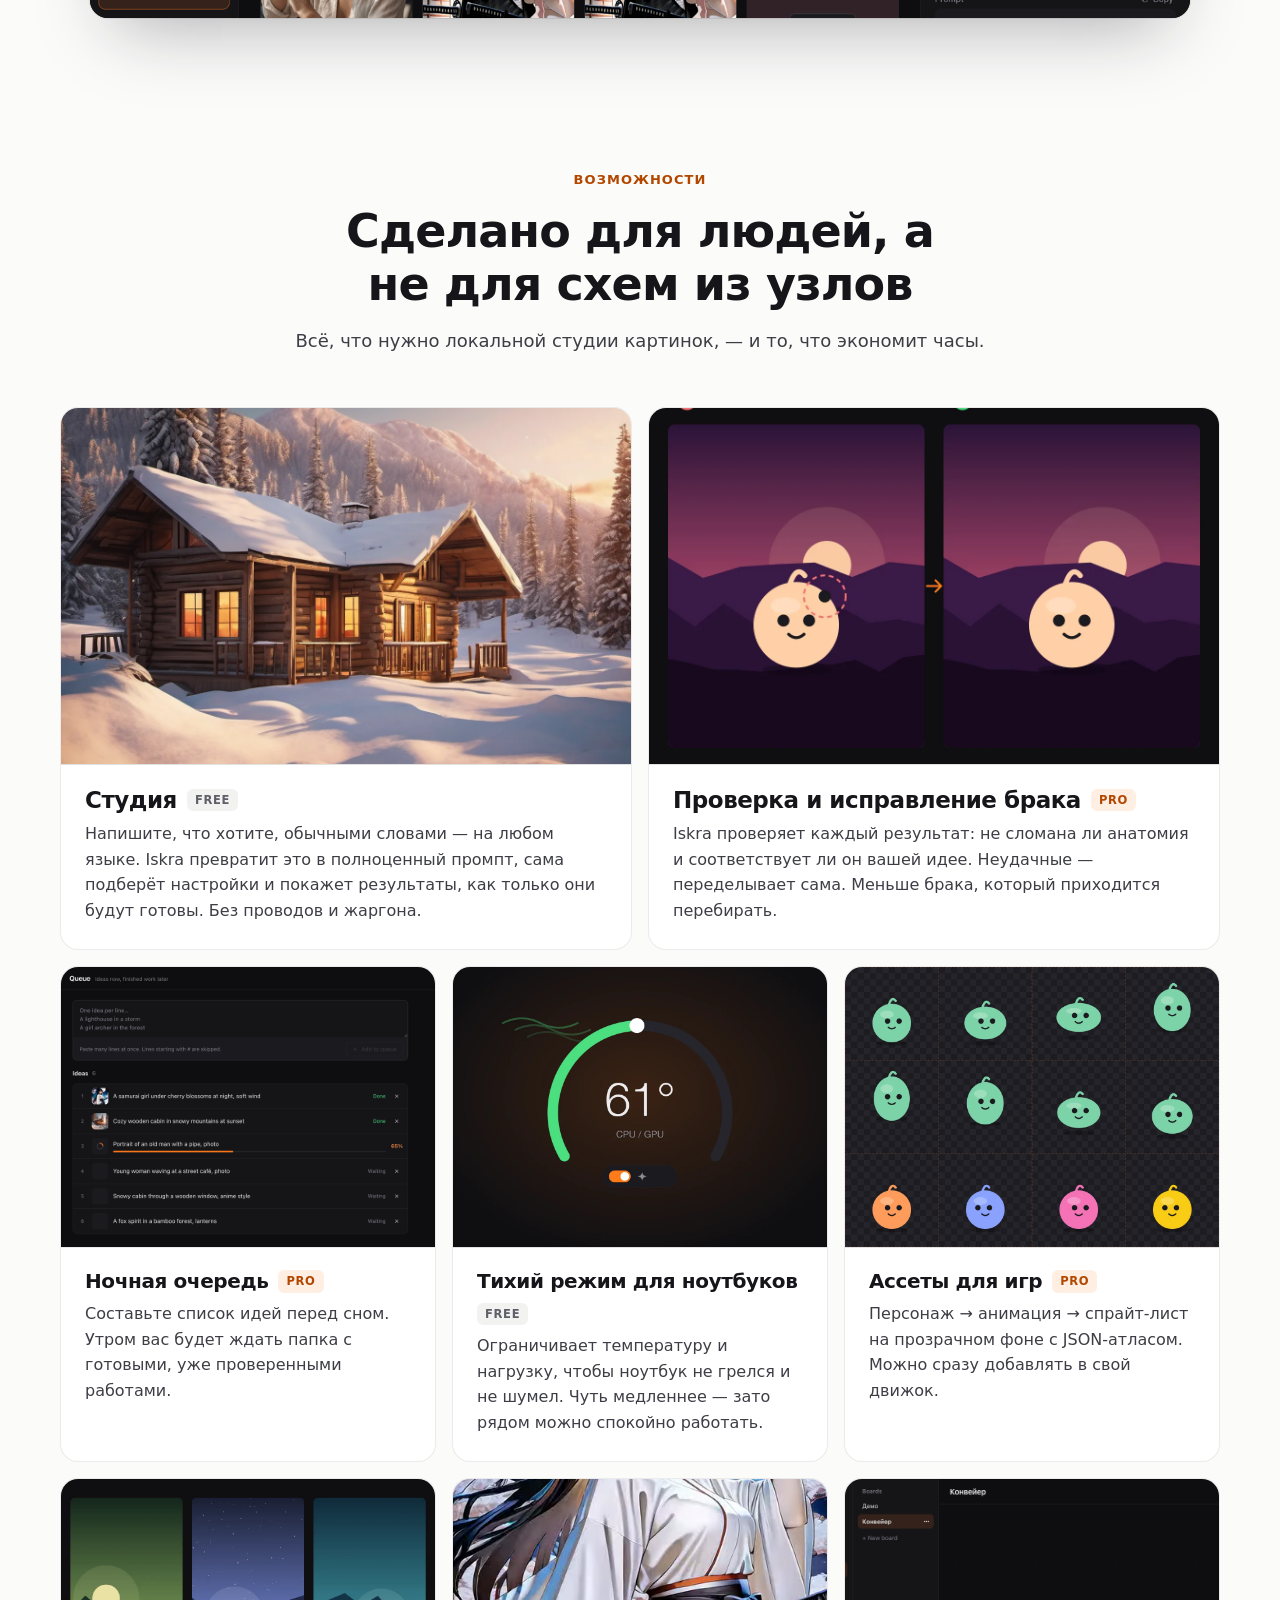
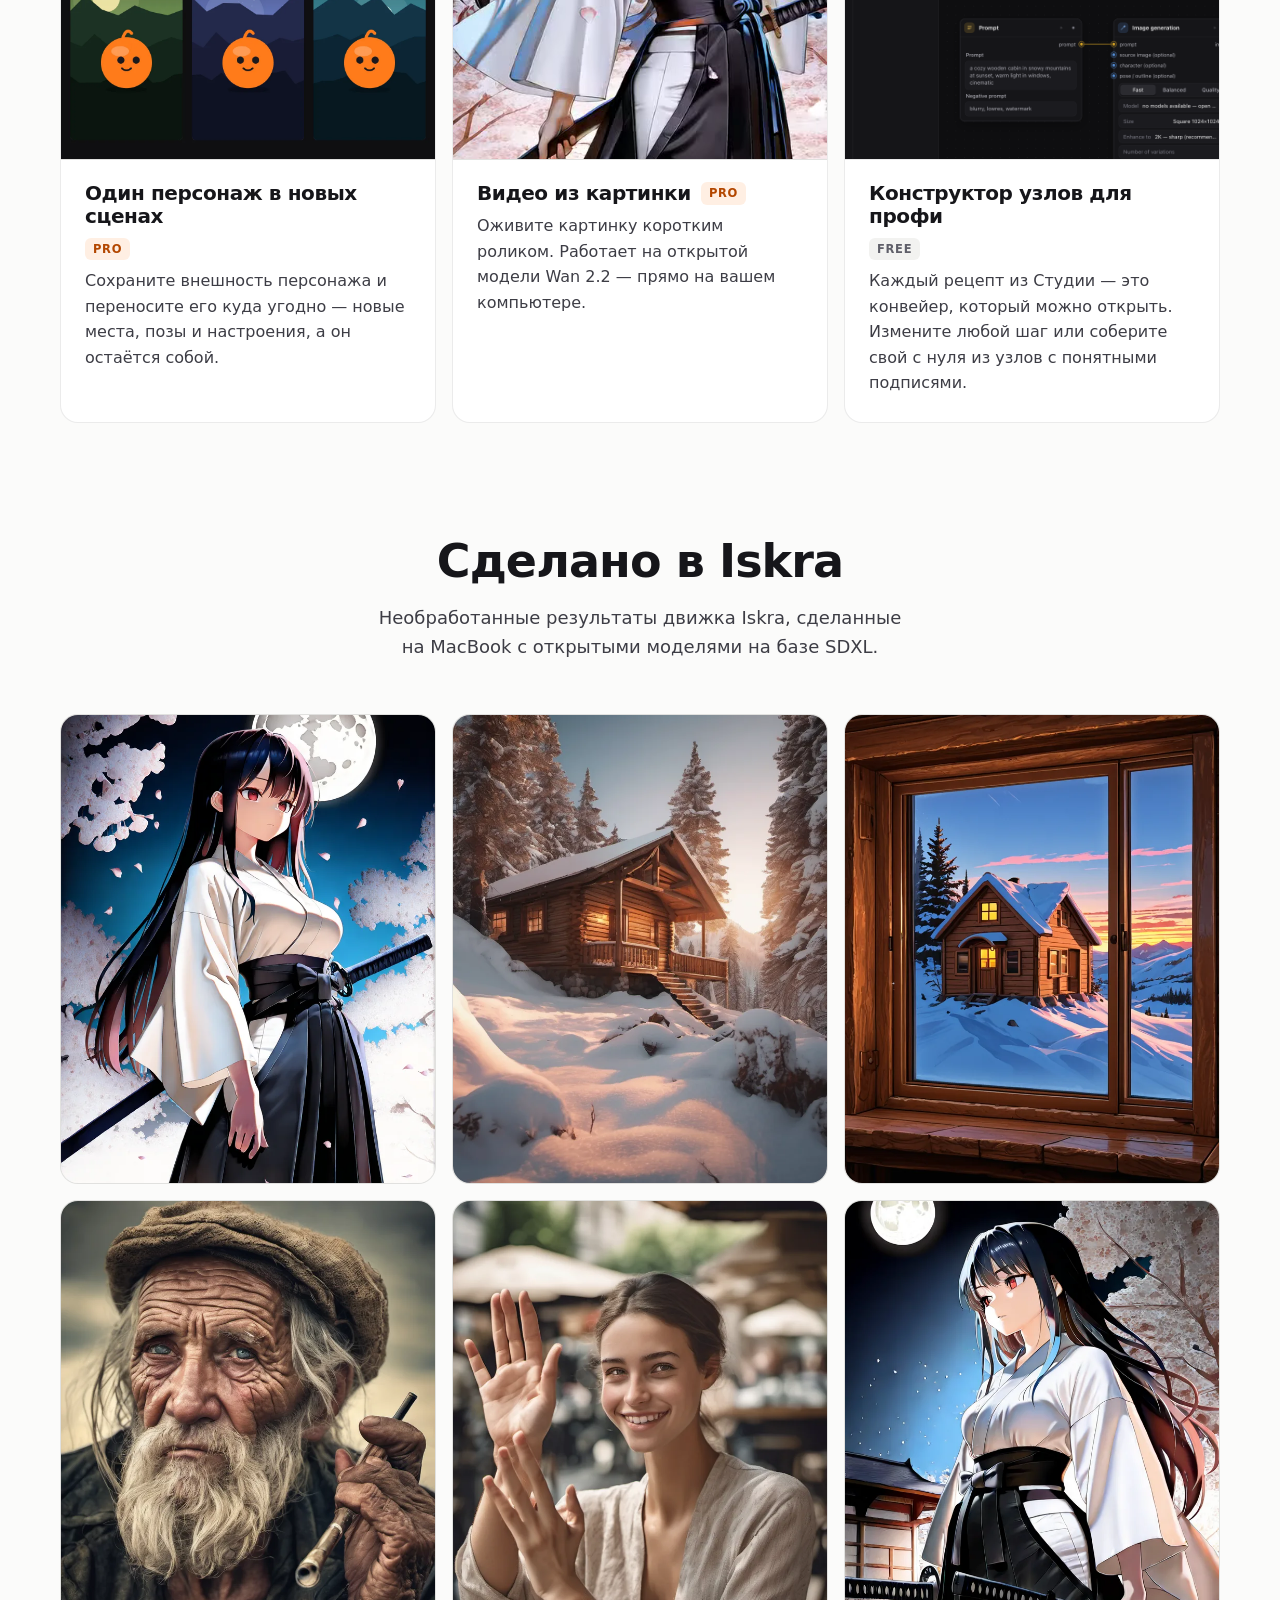
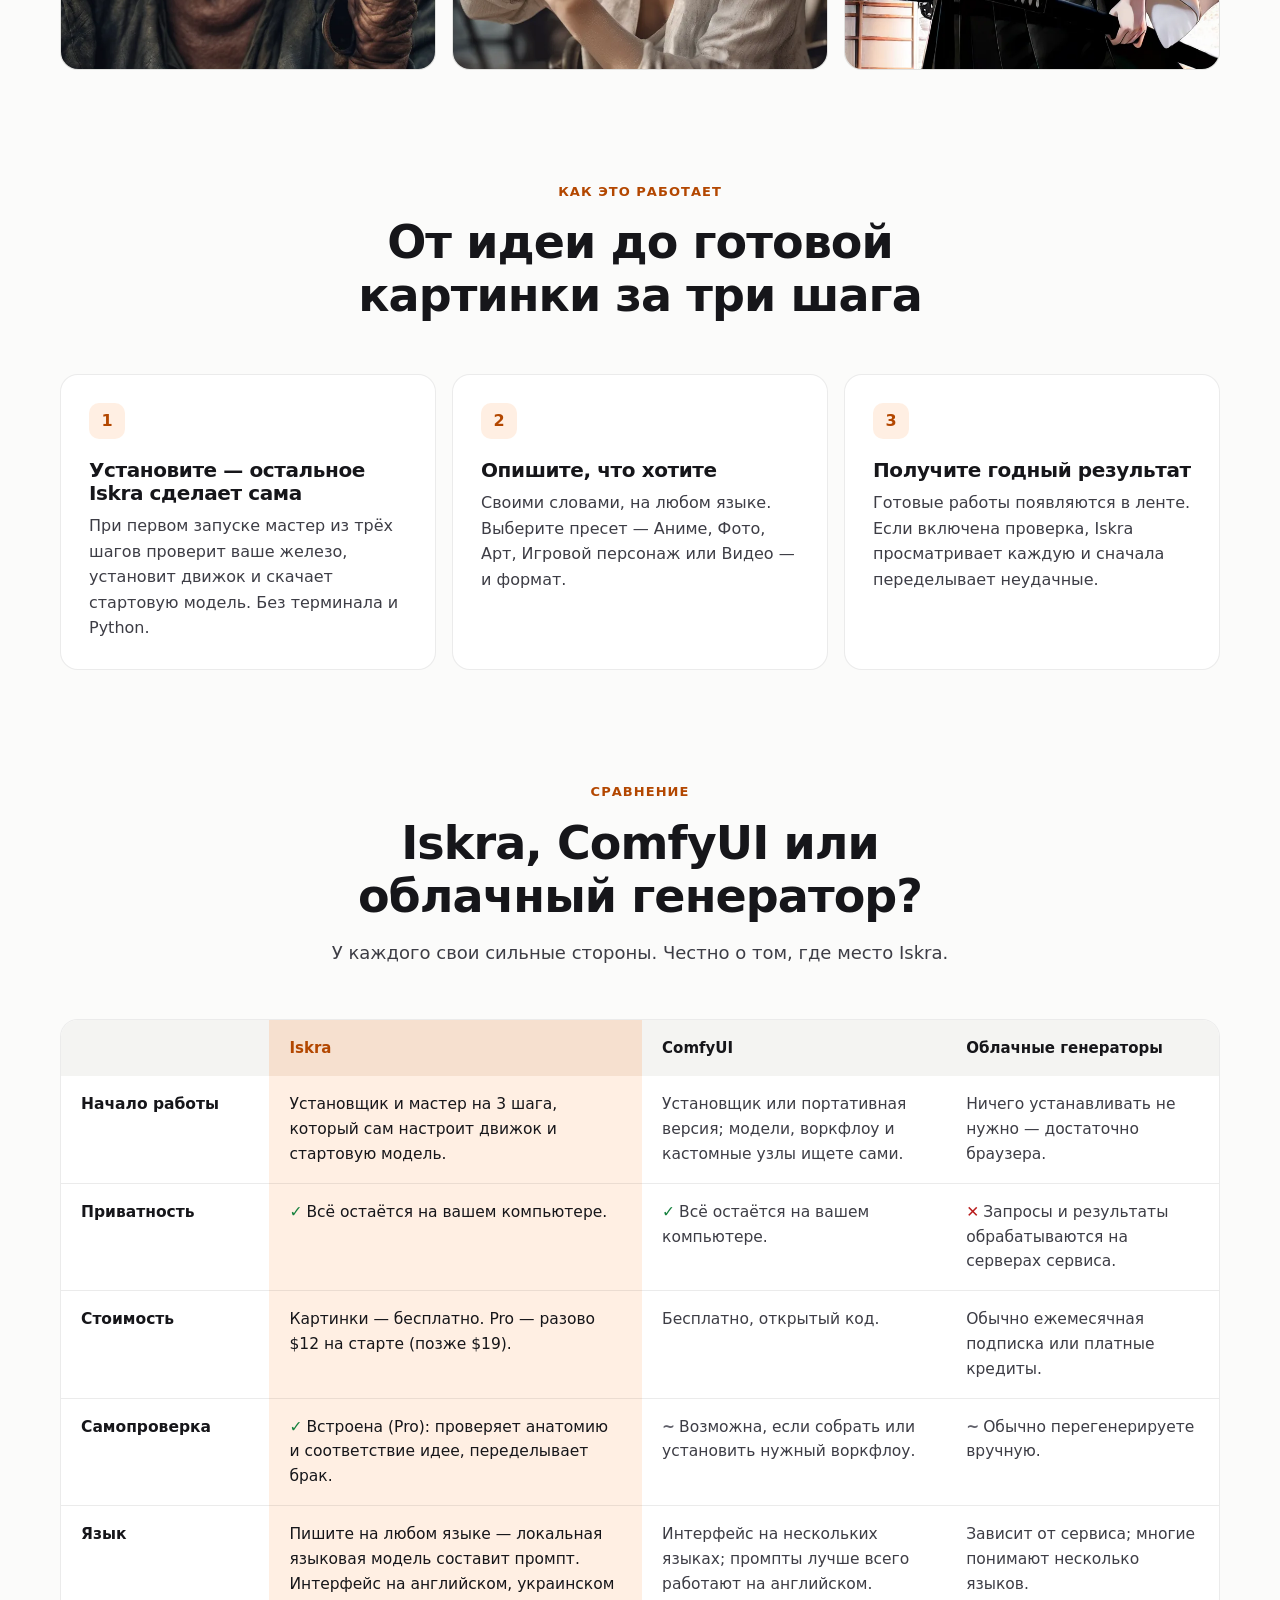
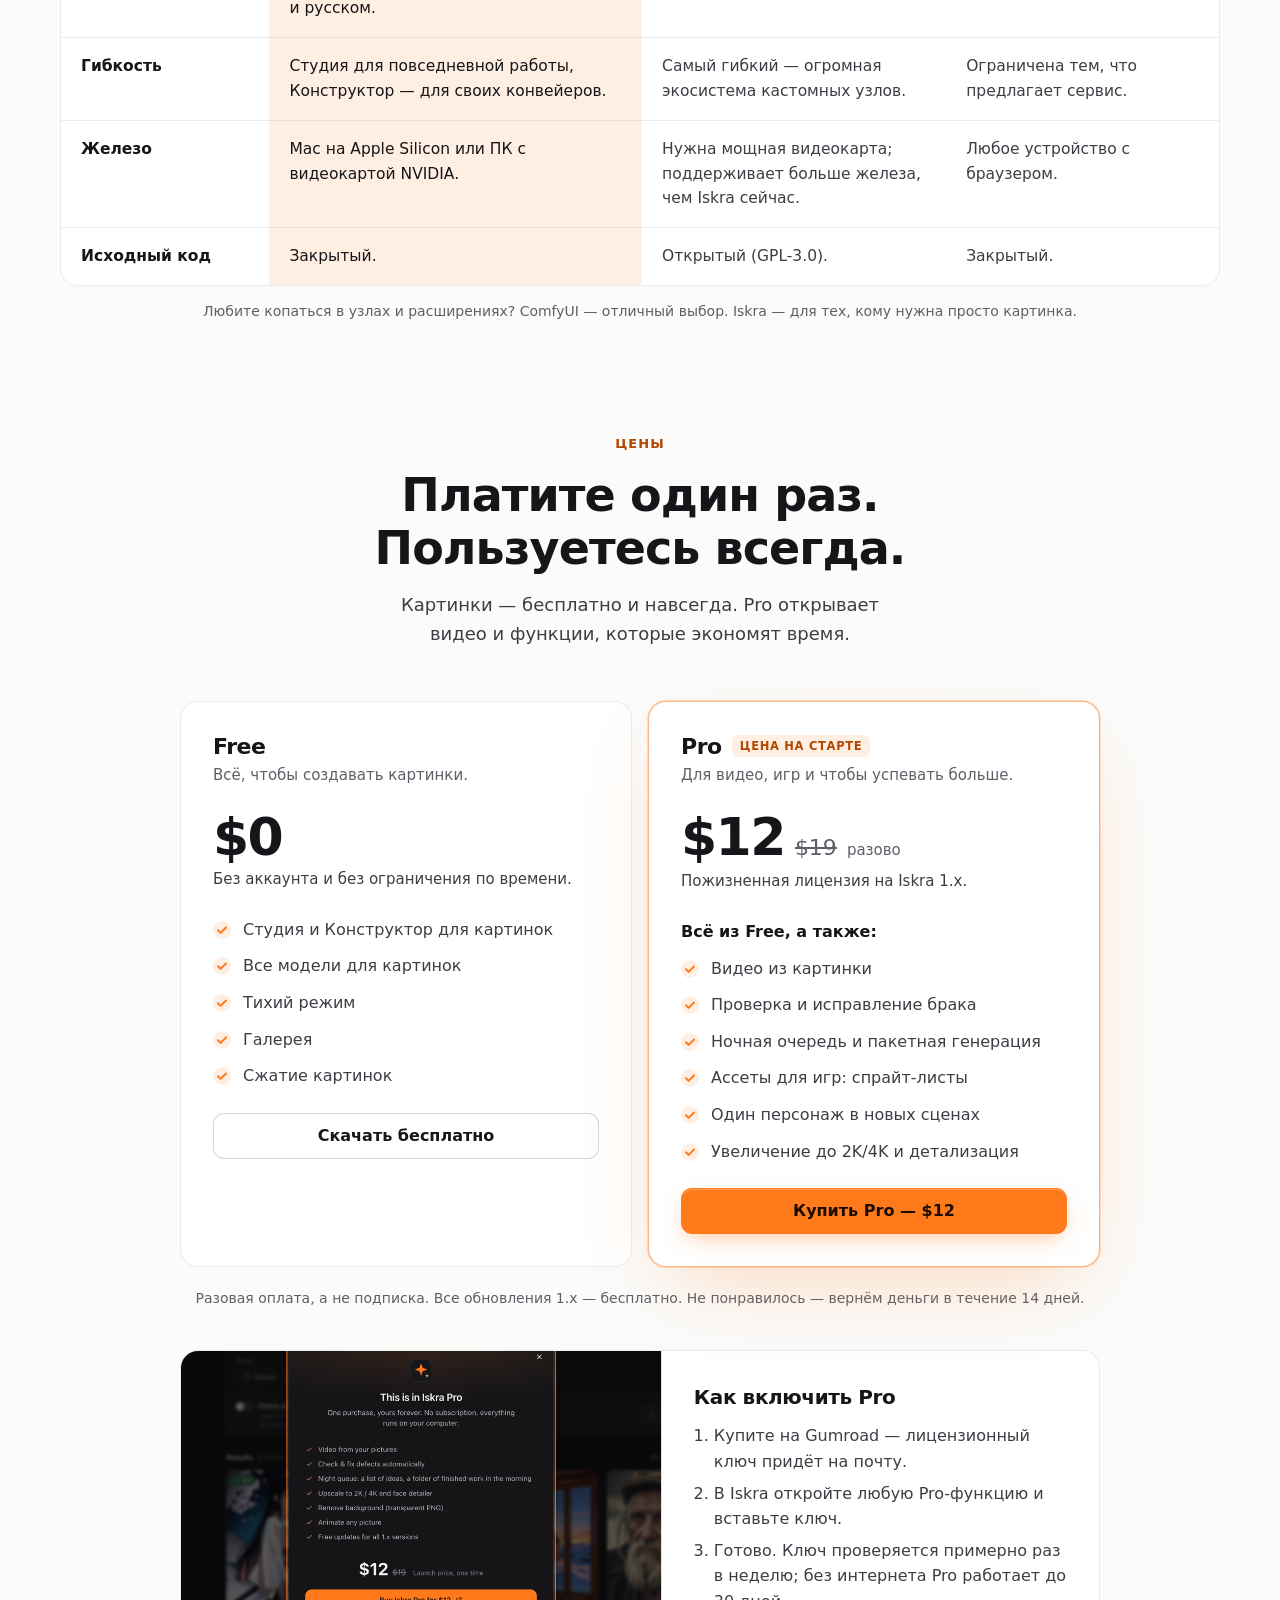
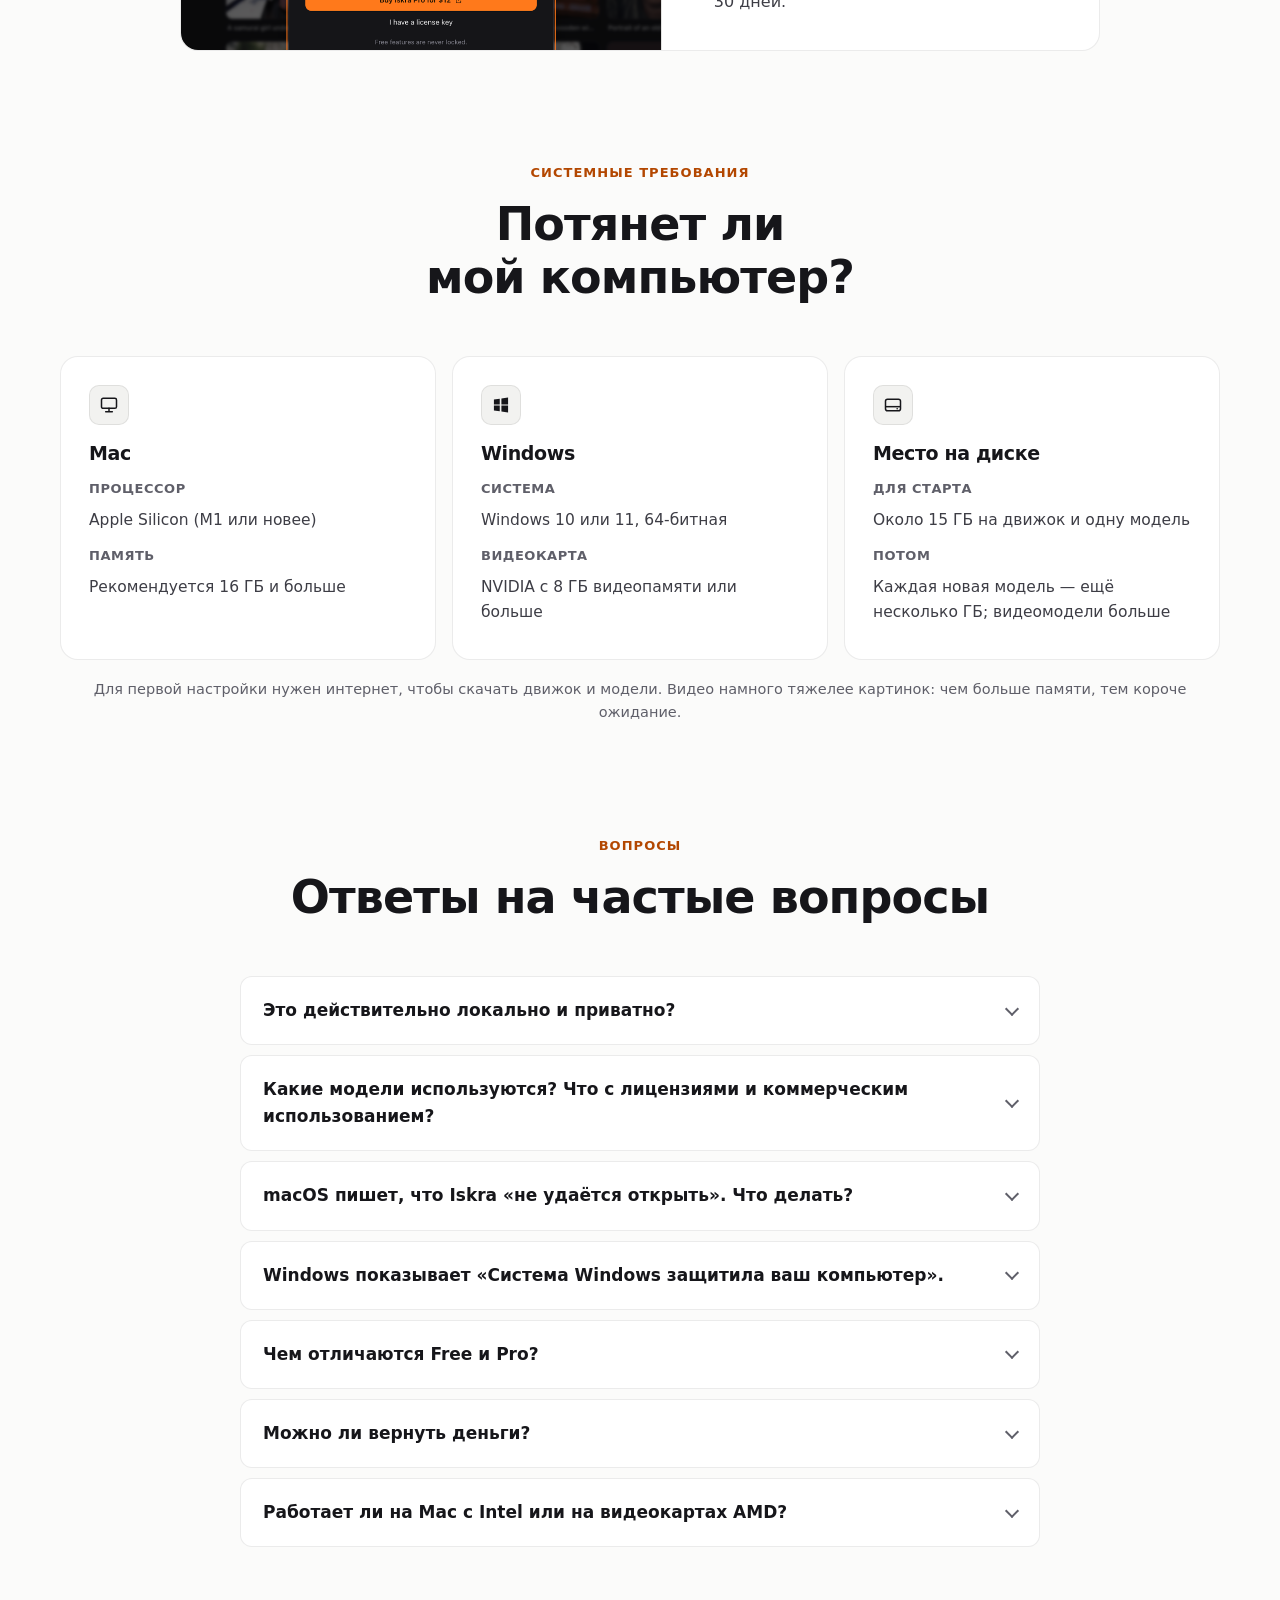
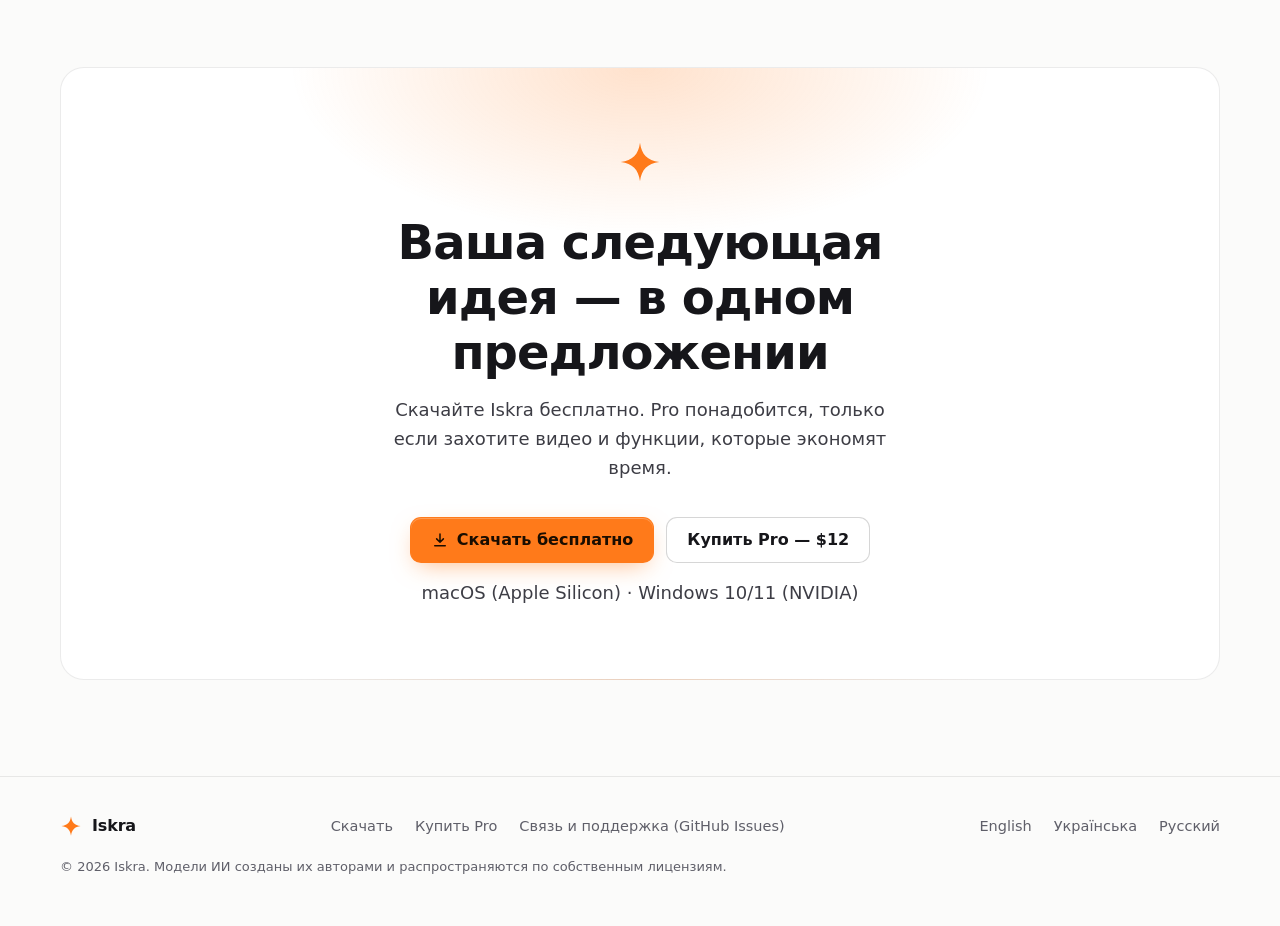
<file: ru/index.html>
<!doctype html>
<html lang="ru">
<head>
<meta charset="utf-8">
<meta name="viewport" content="width=device-width, initial-scale=1">
<title>Iskra — картинки и видео с помощью ИИ на вашем компьютере</title>
<meta name="description" content="Опишите своими словами — получите картинку или видео. Генерация прямо на вашем Mac или ПК с Windows, без облака и подписок. Картинки — бесплатно, Pro — разовая покупка.">
<link rel="canonical" href="https://krinsh.github.io/iskra/ru/">
<link rel="alternate" hreflang="en" href="https://krinsh.github.io/iskra/">
<link rel="alternate" hreflang="uk" href="https://krinsh.github.io/iskra/uk/">
<link rel="alternate" hreflang="ru" href="https://krinsh.github.io/iskra/ru/">
<link rel="alternate" hreflang="x-default" href="https://krinsh.github.io/iskra/">
<meta name="theme-color" content="#0b0b0d" media="(prefers-color-scheme: dark)">
<meta name="theme-color" content="#fbfbfa" media="(prefers-color-scheme: light)">
<link rel="icon" href="../assets/favicon.svg" type="image/svg+xml">
<link rel="apple-touch-icon" href="../assets/img/apple-touch-icon.png">
<meta property="og:type" content="website">
<meta property="og:site_name" content="Iskra">
<meta property="og:locale" content="ru_RU">
<meta property="og:locale:alternate" content="en_US">
<meta property="og:locale:alternate" content="uk_UA">
<meta property="og:title" content="Iskra — картинки и видео с помощью ИИ на вашем компьютере">
<meta property="og:description" content="Опишите своими словами — получите картинку или видео. На вашем компьютере. Без подписок.">
<meta property="og:url" content="https://krinsh.github.io/iskra/ru/">
<meta property="og:image" content="https://krinsh.github.io/iskra/assets/img/og.png">
<meta property="og:image:width" content="1200">
<meta property="og:image:height" content="630">
<meta property="og:image:alt" content="Iskra: опишите своими словами — получите картинку или видео.">
<meta name="twitter:card" content="summary_large_image">
<meta name="twitter:title" content="Iskra — картинки и видео с помощью ИИ на вашем компьютере">
<meta name="twitter:description" content="Опишите своими словами — получите картинку или видео. На вашем компьютере. Без подписок.">
<meta name="twitter:image" content="https://krinsh.github.io/iskra/assets/img/og.png">
<link rel="stylesheet" href="../assets/style.css">
<script src="../assets/site.js" defer></script>
<script type="application/ld+json">
{"@context":"https://schema.org","@type":"SoftwareApplication","name":"Iskra","inLanguage":"ru","applicationCategory":"MultimediaApplication","operatingSystem":"macOS (Apple Silicon), Windows 10/11","url":"https://krinsh.github.io/iskra/ru/","description":"Генерация картинок и видео с помощью ИИ локально, на вашем компьютере.","offers":[{"@type":"Offer","name":"Iskra Free","price":"0","priceCurrency":"USD"},{"@type":"Offer","name":"Iskra Pro","price":"12","priceCurrency":"USD","url":"https://olegster05.gumroad.com/l/iskra"}]}
</script>
</head>
<body>
<svg width="0" height="0" style="position:absolute" aria-hidden="true" focusable="false">
  <symbol id="spark" viewBox="0 0 24 24"><path d="M12 1.5C12.9 8 16 11.1 22.5 12C16 12.9 12.9 16 12 22.5C11.1 16 8 12.9 1.5 12C8 11.1 11.1 8 12 1.5Z" fill="#ff7a1a"/></symbol>
  <symbol id="i-down" viewBox="0 0 24 24"><path d="M12 4v11m0 0l-4.5-4.5M12 15l4.5-4.5M5 19.5h14" fill="none" stroke="currentColor" stroke-width="2" stroke-linecap="round" stroke-linejoin="round"/></symbol>
  <symbol id="i-mac" viewBox="0 0 24 24"><rect x="3" y="4" width="18" height="12" rx="2" fill="none" stroke="currentColor" stroke-width="1.8"/><path d="M8 20h8M12 16v4" stroke="currentColor" stroke-width="1.8" stroke-linecap="round"/></symbol>
  <symbol id="i-win" viewBox="0 0 24 24"><path d="M3.5 5.5l7-1v7h-7zM12.5 4.2l8-1.2v8.5h-8zM3.5 12.5h7v7l-7-1zM12.5 12.5h8V21l-8-1.2z" fill="currentColor"/></symbol>
  <symbol id="i-disk" viewBox="0 0 24 24"><rect x="3" y="5" width="18" height="14" rx="2.5" fill="none" stroke="currentColor" stroke-width="1.8"/><path d="M3 14h18" stroke="currentColor" stroke-width="1.8"/><circle cx="17" cy="16.5" r="1" fill="currentColor"/></symbol>
</svg>

<a class="skip" href="#main">Перейти к содержанию</a>

<header class="site-header">
  <div class="wrap nav">
    <a class="brand" href="./" aria-label="Iskra — главная"><svg aria-hidden="true"><use href="#spark"/></svg><span>Iskra</span></a>
    <nav class="nav-links" aria-label="Разделы">
      <a href="#features">Возможности</a>
      <a href="#how">Как это работает</a>
      <a href="#pricing">Цены</a>
      <a href="#faq">Вопросы</a>
    </nav>
    <div class="nav-end">
      <nav class="lang" aria-label="Язык">
        <a href="../" hreflang="en" lang="en" aria-label="English">EN</a>
        <a href="../uk/" hreflang="uk" lang="uk" aria-label="Українська">UA</a>
        <a href="./" hreflang="ru" lang="ru" aria-label="Русский" aria-current="true">RU</a>
      </nav>
      <a class="btn btn-primary btn-sm" href="https://github.com/KRINSH/iskra/releases/latest">Скачать</a>
    </div>
  </div>
</header>

<main id="main">

<section class="hero">
  <div class="wrap">
    <p class="eyebrow"><span class="dot" aria-hidden="true"></span>Для Mac на Apple Silicon и Windows с NVIDIA</p>
    <h1>Опишите своими словами — <span class="accent">получите картинку или видео.</span></h1>
    <p class="lead">На вашем компьютере. Без подписок. Iskra сама проверяет результат и переделывает брак.</p>
    <div class="cta-row">
      <a class="btn btn-primary" href="https://github.com/KRINSH/iskra/releases/latest"><svg aria-hidden="true"><use href="#i-down"/></svg>Скачать бесплатно</a>
      <a class="btn btn-ghost" href="https://olegster05.gumroad.com/l/iskra">Купить Pro — $12</a>
    </div>
    <p class="cta-note">Картинки — бесплатно навсегда. Pro — разовая оплата, без подписки.</p>
    <div class="hero-shot">
      <div class="frame">
        <img src="../assets/img/shot-studio.png" width="1600" height="1000" fetchpriority="high"
             alt="Студия Iskra: поле с описанием «Уютный домик в заснеженном лесу на закате», пресеты стилей, кнопка генерации и лента готовых проверенных результатов.">
      </div>
    </div>
  </div>
</section>

<section class="section" id="features" aria-labelledby="features-title">
  <div class="wrap">
    <div class="section-head">
      <span class="kicker">Возможности</span>
      <h2 id="features-title">Сделано для людей, а не для схем из узлов</h2>
      <p>Всё, что нужно локальной студии картинок, — и то, что экономит часы.</p>
    </div>
    <div class="features">
      <article class="card feature big">
        <div class="media"><img src="../assets/img/ex-1.webp" width="1200" height="900" loading="lazy" alt="Настоящий результат Iskra: сруб с тёплыми окнами в заснеженных горах на закате."></div>
        <div class="body">
          <h3>Студия <span class="tag tag-free">Free</span></h3>
          <p>Напишите, что хотите, обычными словами — на любом языке. Iskra превратит это в полноценный промпт, сама подберёт настройки и покажет результаты, как только они будут готовы. Без проводов и жаргона.</p>
        </div>
      </article>
      <article class="card feature big">
        <div class="media"><img src="../assets/img/ex-2.webp" width="1200" height="900" loading="lazy" alt="До и после: персонаж с лишним глазом отмечен как брак, рядом — исправленный вариант."></div>
        <div class="body">
          <h3>Проверка и исправление брака <span class="tag tag-pro">Pro</span></h3>
          <p>Iskra проверяет каждый результат: не сломана ли анатомия и соответствует ли он вашей идее. Неудачные — переделывает сама. Меньше брака, который приходится перебирать.</p>
        </div>
      </article>
      <article class="card feature">
        <div class="media shot"><img src="../assets/img/shot-queue.png" width="1600" height="1000" loading="lazy" alt="Экран ночной очереди: список идей — часть готова и проверена, одна в работе, остальные ждут."></div>
        <div class="body">
          <h3>Ночная очередь <span class="tag tag-pro">Pro</span></h3>
          <p>Составьте список идей перед сном. Утром вас будет ждать папка с готовыми, уже проверенными работами.</p>
        </div>
      </article>
      <article class="card feature">
        <div class="media"><img src="../assets/img/ex-6.webp" width="1200" height="900" loading="lazy" alt="Тихий режим: индикатор температуры стабильно держит 61 градус, переключатель включён."></div>
        <div class="body">
          <h3>Тихий режим для ноутбуков <span class="tag tag-free">Free</span></h3>
          <p>Ограничивает температуру и нагрузку, чтобы ноутбук не грелся и не шумел. Чуть медленнее — зато рядом можно спокойно работать.</p>
        </div>
      </article>
      <article class="card feature">
        <div class="media"><img src="../assets/img/ex-3.webp" width="1200" height="900" loading="lazy" alt="Спрайт-лист на прозрачном фоне: персонаж в восьми кадрах анимации и цветовые варианты."></div>
        <div class="body">
          <h3>Ассеты для игр <span class="tag tag-pro">Pro</span></h3>
          <p>Персонаж → анимация → спрайт-лист на прозрачном фоне с JSON-атласом. Можно сразу добавлять в свой движок.</p>
        </div>
      </article>
      <article class="card feature">
        <div class="media"><img src="../assets/img/ex-4.webp" width="1200" height="900" loading="lazy" alt="Один и тот же персонаж в трёх разных сценах: лес, звёздная ночь и море."></div>
        <div class="body">
          <h3>Один персонаж в новых сценах <span class="tag tag-pro">Pro</span></h3>
          <p>Сохраните внешность персонажа и переносите его куда угодно — новые места, позы и настроения, а он остаётся собой.</p>
        </div>
      </article>
      <article class="card feature">
        <div class="media"><video autoplay muted loop playsinline preload="metadata" poster="../assets/img/ex-5.webp" width="1200" height="900" aria-label="Короткое зацикленное видео: статичная картинка, оживлённая в Iskra моделью Wan 2.2."><source src="../assets/img/ex-video.webm" type="video/webm"><source src="../assets/img/ex-video.mp4" type="video/mp4"></video></div>
        <div class="body">
          <h3>Видео из картинки <span class="tag tag-pro">Pro</span></h3>
          <p>Оживите картинку коротким роликом. Работает на открытой модели Wan 2.2 — прямо на вашем компьютере.</p>
        </div>
      </article>
      <article class="card feature">
        <div class="media shot"><img src="../assets/img/shot-constructor.png" width="1600" height="1000" loading="lazy" alt="Конструктор: соединённые карточки узлов — промпт, модель, генерация, проверка, увеличение, сохранение в галерею."></div>
        <div class="body">
          <h3>Конструктор узлов для профи <span class="tag tag-free">Free</span></h3>
          <p>Каждый рецепт из Студии — это конвейер, который можно открыть. Измените любой шаг или соберите свой с нуля из узлов с понятными подписями.</p>
        </div>
      </article>
    </div>
  </div>
</section>

<section class="section" id="made" aria-labelledby="made-title">
  <div class="wrap">
    <div class="section-head">
      <h2 id="made-title">Сделано в Iskra</h2>
      <p>Необработанные результаты движка Iskra, сделанные на MacBook с открытыми моделями на базе SDXL.</p>
    </div>
    <div class="gallery">
      <img src="../assets/img/gallery-1.webp" width="720" height="900" loading="lazy" alt="Аниме-мечница в белом кимоно под полной луной, с цветами сакуры.">
      <img src="../assets/img/gallery-2.webp" width="720" height="900" loading="lazy" alt="Деревянный домик в заснеженном лесу на закате.">
      <img src="../assets/img/gallery-3.webp" width="720" height="900" loading="lazy" alt="Заснеженный домик через деревянное окно, аниме-стиль.">
      <img src="../assets/img/gallery-4.webp" width="720" height="900" loading="lazy" alt="Портрет старика с трубкой.">
      <img src="../assets/img/gallery-5.webp" width="720" height="900" loading="lazy" alt="Улыбающаяся девушка машет рукой у уличного кафе.">
      <img src="../assets/img/gallery-6.webp" width="720" height="900" loading="lazy" alt="Аниме-мечница, другой вариант.">
    </div>
  </div>
</section>

<section class="section" id="how" aria-labelledby="how-title">
  <div class="wrap">
    <div class="section-head">
      <span class="kicker">Как это работает</span>
      <h2 id="how-title">От идеи до готовой картинки за три шага</h2>
    </div>
    <ol class="steps" role="list">
      <li class="card step">
        <div class="num" aria-hidden="true">1</div>
        <h3>Установите — остальное Iskra сделает сама</h3>
        <p>При первом запуске мастер из трёх шагов проверит ваше железо, установит движок и скачает стартовую модель. Без терминала и Python.</p>
      </li>
      <li class="card step">
        <div class="num" aria-hidden="true">2</div>
        <h3>Опишите, что хотите</h3>
        <p>Своими словами, на любом языке. Выберите пресет — Аниме, Фото, Арт, Игровой персонаж или Видео — и формат.</p>
      </li>
      <li class="card step">
        <div class="num" aria-hidden="true">3</div>
        <h3>Получите годный результат</h3>
        <p>Готовые работы появляются в ленте. Если включена проверка, Iskra просматривает каждую и сначала переделывает неудачные.</p>
      </li>
    </ol>
  </div>
</section>

<section class="section" id="compare" aria-labelledby="compare-title">
  <div class="wrap">
    <div class="section-head">
      <span class="kicker">Сравнение</span>
      <h2 id="compare-title">Iskra, ComfyUI или облачный генератор?</h2>
      <p>У каждого свои сильные стороны. Честно о том, где место Iskra.</p>
    </div>
    <div class="table-wrap" role="region" aria-labelledby="compare-title" tabindex="0">
      <table class="compare">
        <thead>
          <tr>
            <th scope="col"><span class="visually-hidden">Критерий</span></th>
            <th scope="col" class="us">Iskra</th>
            <th scope="col">ComfyUI</th>
            <th scope="col">Облачные генераторы</th>
          </tr>
        </thead>
        <tbody>
          <tr>
            <th scope="row">Начало работы</th>
            <td class="us" data-label="Iskra">Установщик и мастер на 3 шага, который сам настроит движок и стартовую модель.</td>
            <td data-label="ComfyUI">Установщик или портативная версия; модели, воркфлоу и кастомные узлы ищете сами.</td>
            <td data-label="Облачные генераторы">Ничего устанавливать не нужно — достаточно браузера.</td>
          </tr>
          <tr>
            <th scope="row">Приватность</th>
            <td class="us" data-label="Iskra"><span class="mark yes" aria-hidden="true">✓</span>Всё остаётся на вашем компьютере.</td>
            <td data-label="ComfyUI"><span class="mark yes" aria-hidden="true">✓</span>Всё остаётся на вашем компьютере.</td>
            <td data-label="Облачные генераторы"><span class="mark no" aria-hidden="true">✕</span>Запросы и результаты обрабатываются на серверах сервиса.</td>
          </tr>
          <tr>
            <th scope="row">Стоимость</th>
            <td class="us" data-label="Iskra">Картинки — бесплатно. Pro — разово $12 на старте (позже $19).</td>
            <td data-label="ComfyUI">Бесплатно, открытый код.</td>
            <td data-label="Облачные генераторы">Обычно ежемесячная подписка или платные кредиты.</td>
          </tr>
          <tr>
            <th scope="row">Самопроверка</th>
            <td class="us" data-label="Iskra"><span class="mark yes" aria-hidden="true">✓</span>Встроена (Pro): проверяет анатомию и соответствие идее, переделывает брак.</td>
            <td data-label="ComfyUI"><span class="mark meh" aria-hidden="true">~</span>Возможна, если собрать или установить нужный воркфлоу.</td>
            <td data-label="Облачные генераторы"><span class="mark meh" aria-hidden="true">~</span>Обычно перегенерируете вручную.</td>
          </tr>
          <tr>
            <th scope="row">Язык</th>
            <td class="us" data-label="Iskra">Пишите на любом языке — локальная языковая модель составит промпт. Интерфейс на английском, украинском и русском.</td>
            <td data-label="ComfyUI">Интерфейс на нескольких языках; промпты лучше всего работают на английском.</td>
            <td data-label="Облачные генераторы">Зависит от сервиса; многие понимают несколько языков.</td>
          </tr>
          <tr>
            <th scope="row">Гибкость</th>
            <td class="us" data-label="Iskra">Студия для повседневной работы, Конструктор — для своих конвейеров.</td>
            <td data-label="ComfyUI">Самый гибкий — огромная экосистема кастомных узлов.</td>
            <td data-label="Облачные генераторы">Ограничена тем, что предлагает сервис.</td>
          </tr>
          <tr>
            <th scope="row">Железо</th>
            <td class="us" data-label="Iskra">Mac на Apple Silicon или ПК с видеокартой NVIDIA.</td>
            <td data-label="ComfyUI">Нужна мощная видеокарта; поддерживает больше железа, чем Iskra сейчас.</td>
            <td data-label="Облачные генераторы">Любое устройство с браузером.</td>
          </tr>
          <tr>
            <th scope="row">Исходный код</th>
            <td class="us" data-label="Iskra">Закрытый.</td>
            <td data-label="ComfyUI">Открытый (GPL-3.0).</td>
            <td data-label="Облачные генераторы">Закрытый.</td>
          </tr>
        </tbody>
      </table>
    </div>
    <p class="table-note">Любите копаться в узлах и расширениях? ComfyUI — отличный выбор. Iskra — для тех, кому нужна просто картинка.</p>
  </div>
</section>

<section class="section" id="pricing" aria-labelledby="pricing-title">
  <div class="wrap">
    <div class="section-head">
      <span class="kicker">Цены</span>
      <h2 id="pricing-title">Платите один раз. Пользуетесь всегда.</h2>
      <p>Картинки — бесплатно и навсегда. Pro открывает видео и функции, которые экономят время.</p>
    </div>
    <div class="pricing">
      <div class="card price-card">
        <h3>Free</h3>
        <p class="sub">Всё, чтобы создавать картинки.</p>
        <div class="price"><span class="amount">$0</span></div>
        <p class="price-local">Без аккаунта и без ограничения по времени.</p>
        <ul class="checks">
          <li>Студия и Конструктор для картинок</li>
          <li>Все модели для картинок</li>
          <li>Тихий режим</li>
          <li>Галерея</li>
          <li>Сжатие картинок</li>
        </ul>
        <a class="btn btn-ghost" href="https://github.com/KRINSH/iskra/releases/latest">Скачать бесплатно</a>
      </div>
      <div class="card price-card pro">
        <h3>Pro <span class="tag tag-pro">Цена на старте</span></h3>
        <p class="sub">Для видео, игр и чтобы успевать больше.</p>
        <div class="price"><span class="amount">$12</span><s aria-label="обычная цена 19 долларов">$19</s><span class="per">разово</span></div>
        <p class="price-local">Пожизненная лицензия на Iskra 1.x.</p>
        <ul class="checks">
          <li class="lead-item">Всё из Free, а также:</li>
          <li>Видео из картинки</li>
          <li>Проверка и исправление брака</li>
          <li>Ночная очередь и пакетная генерация</li>
          <li>Ассеты для игр: спрайт-листы</li>
          <li>Один персонаж в новых сценах</li>
          <li>Увеличение до 2K/4K и детализация</li>
        </ul>
        <a class="btn btn-primary" href="https://olegster05.gumroad.com/l/iskra">Купить Pro — $12</a>
      </div>
    </div>
    <p class="fine">Разовая оплата, а не подписка. Все обновления 1.x — бесплатно. Не понравилось — вернём деньги в течение 14 дней.</p>

    <div class="card activate">
      <div class="media"><img src="../assets/img/shot-pro.png" width="1600" height="1000" loading="lazy" alt="Окно «Это в Iskra Pro» с ценой, кнопкой покупки и полем для лицензионного ключа."></div>
      <div class="body">
        <h3>Как включить Pro</h3>
        <ol>
          <li>Купите на Gumroad — лицензионный ключ придёт на почту.</li>
          <li>В Iskra откройте любую Pro-функцию и вставьте ключ.</li>
          <li>Готово. Ключ проверяется примерно раз в неделю; без интернета Pro работает до 30 дней.</li>
        </ol>
      </div>
    </div>
  </div>
</section>

<section class="section" id="requirements" aria-labelledby="req-title">
  <div class="wrap">
    <div class="section-head">
      <span class="kicker">Системные требования</span>
      <h2 id="req-title">Потянет ли мой компьютер?</h2>
    </div>
    <div class="reqs">
      <div class="card req">
        <div class="icon" aria-hidden="true"><svg><use href="#i-mac"/></svg></div>
        <h3>Mac</h3>
        <dl>
          <dt>Процессор</dt><dd>Apple Silicon (M1 или новее)</dd>
          <dt>Память</dt><dd>Рекомендуется 16 ГБ и больше</dd>
        </dl>
      </div>
      <div class="card req">
        <div class="icon" aria-hidden="true"><svg><use href="#i-win"/></svg></div>
        <h3>Windows</h3>
        <dl>
          <dt>Система</dt><dd>Windows 10 или 11, 64-битная</dd>
          <dt>Видеокарта</dt><dd>NVIDIA с 8 ГБ видеопамяти или больше</dd>
        </dl>
      </div>
      <div class="card req">
        <div class="icon" aria-hidden="true"><svg><use href="#i-disk"/></svg></div>
        <h3>Место на диске</h3>
        <dl>
          <dt>Для старта</dt><dd>Около 15 ГБ на движок и одну модель</dd>
          <dt>Потом</dt><dd>Каждая новая модель — ещё несколько ГБ; видеомодели больше</dd>
        </dl>
      </div>
    </div>
    <p class="req-note">Для первой настройки нужен интернет, чтобы скачать движок и модели. Видео намного тяжелее картинок: чем больше памяти, тем короче ожидание.</p>
  </div>
</section>

<section class="section" id="faq" aria-labelledby="faq-title">
  <div class="wrap">
    <div class="section-head">
      <span class="kicker">Вопросы</span>
      <h2 id="faq-title">Ответы на частые вопросы</h2>
    </div>
    <div class="faq">
      <details>
        <summary>Это действительно локально и приватно?</summary>
        <div class="answer">
          <p>Да. Картинки и видео генерируются полностью на вашем компьютере — ваши описания и результаты никуда не загружаются.</p>
          <p>В интернет Iskra выходит только чтобы скачать движок и выбранные вами модели, а с Pro — чтобы примерно раз в неделю проверить лицензионный ключ. Без интернета Pro работает до 30 дней между проверками.</p>
        </div>
      </details>
      <details>
        <summary>Какие модели используются? Что с лицензиями и коммерческим использованием?</summary>
        <div class="answer">
          <p>Iskra не поставляет модели в комплекте: при настройке она скачивает стартовую модель с Hugging Face, а другие можно добавить в окне <strong>Модели</strong>. Для каждой модели там указана лицензия и можно ли использовать результаты коммерчески.</p>
          <p>Стартовая модель по умолчанию — SDXL с лицензией CreativeML Open RAIL++-M: коммерческое использование разрешено в рамках её ограничений. Для видео — Wan 2.2 (Apache 2.0). Некоторые популярные модели, например FLUX.1 [dev], некоммерческие — Iskra чётко их помечает. Если сомневаетесь, прочитайте лицензию модели, которой пользуетесь.</p>
        </div>
      </details>
      <details>
        <summary>macOS пишет, что Iskra «не удаётся открыть». Что делать?</summary>
        <div class="answer">
          <p>Iskra пока не подписана платным сертификатом Apple Developer, поэтому при первом запуске macOS показывает предупреждение. Разрешить запуск нужно только один раз:</p>
          <ol>
            <li>Перетащите Iskra в папку <strong>Программы</strong>.</li>
            <li>Нажмите на Iskra <strong>правой кнопкой</strong> (или с Control), выберите <strong>Открыть</strong> и ещё раз нажмите <strong>Открыть</strong> в окне.</li>
            <li>Если кнопки «Открыть» нет (macOS 15 Sequoia и новее): попробуйте один раз запустить Iskra, затем откройте <strong>Системные настройки → Конфиденциальность и безопасность</strong>, прокрутите вниз и нажмите <strong>Всё равно открыть</strong> рядом с сообщением об Iskra. Подтвердите паролем.</li>
          </ol>
          <p>Если macOS пишет, что программа «повреждена», выполните в Терминале эту команду и откройте Iskra снова: <code class="cmd">xattr -dr com.apple.quarantine /Applications/Iskra.app</code></p>
        </div>
      </details>
      <details>
        <summary>Windows показывает «Система Windows защитила ваш компьютер».</summary>
        <div class="answer">
          <p>Это фильтр SmartScreen: у установщика пока нет цифровой подписи. Нажмите <strong>Подробнее</strong>, а затем <strong>Выполнить в любом случае</strong>. Для каждого установщика это нужно только один раз.</p>
        </div>
      </details>
      <details>
        <summary>Чем отличаются Free и Pro?</summary>
        <div class="answer">
          <p><strong>Free</strong> — это Студия и Конструктор для картинок, все модели для картинок, тихий режим, галерея и сжатие картинок. Без ограничения по времени.</p>
          <p><strong>Pro</strong> добавляет видео из картинки, проверку и исправление брака, ночную очередь и пакетную генерацию, ассеты для игр (спрайт-листы), одного персонажа в новых сценах, а также увеличение до 2K/4K с детализацией. Оплата разовая: $12 на старте, позже $19. Бесплатные функции никогда не блокируются.</p>
        </div>
      </details>
      <details>
        <summary>Можно ли вернуть деньги?</summary>
        <div class="answer">
          <p>Да. Если Pro вам не подошёл, ответьте на письмо-квитанцию от Gumroad в течение 14 дней после покупки — и мы вернём всю сумму.</p>
        </div>
      </details>
      <details>
        <summary>Работает ли на Mac с Intel или на видеокартах AMD?</summary>
        <div class="answer">
          <p>Честно — пока нет. Сейчас Iskra поддерживает Mac на Apple Silicon (M1 и новее) и ПК с Windows и видеокартой NVIDIA. Mac на Intel, видеокарты AMD и Intel, а также Linux не поддерживаются. Прежде чем покупать Pro, попробуйте бесплатную версию на своём железе.</p>
        </div>
      </details>
    </div>
  </div>
</section>

<section class="wrap" aria-labelledby="final-title">
  <div class="final">
    <svg class="spark" aria-hidden="true"><use href="#spark"/></svg>
    <h2 id="final-title">Ваша следующая идея — в одном предложении</h2>
    <p>Скачайте Iskra бесплатно. Pro понадобится, только если захотите видео и функции, которые экономят время.</p>
    <div class="cta-row">
      <a class="btn btn-primary" href="https://github.com/KRINSH/iskra/releases/latest"><svg aria-hidden="true"><use href="#i-down"/></svg>Скачать бесплатно</a>
      <a class="btn btn-ghost" href="https://olegster05.gumroad.com/l/iskra">Купить Pro — $12</a>
    </div>
    <p class="cta-note">macOS (Apple Silicon) · Windows 10/11 (NVIDIA)</p>
  </div>
</section>

</main>

<footer class="site-footer">
  <div class="wrap">
    <div class="foot">
      <a class="brand" href="./"><svg aria-hidden="true"><use href="#spark"/></svg>Iskra</a>
      <nav aria-label="Ссылки">
        <a href="https://github.com/KRINSH/iskra/releases/latest">Скачать</a>
        <a href="https://olegster05.gumroad.com/l/iskra">Купить Pro</a>
        <a href="https://github.com/KRINSH/iskra/issues">Связь и поддержка (GitHub Issues)</a>
      </nav>
      <nav aria-label="Языки">
        <a href="../" hreflang="en" lang="en">English</a>
        <a href="../uk/" hreflang="uk" lang="uk">Українська</a>
        <a href="./" hreflang="ru" lang="ru" aria-current="true">Русский</a>
      </nav>
    </div>
    <p class="foot-small">© 2026 Iskra. Модели ИИ созданы их авторами и распространяются по собственным лицензиям.</p>
  </div>
</footer>
</body>
</html>
</file>
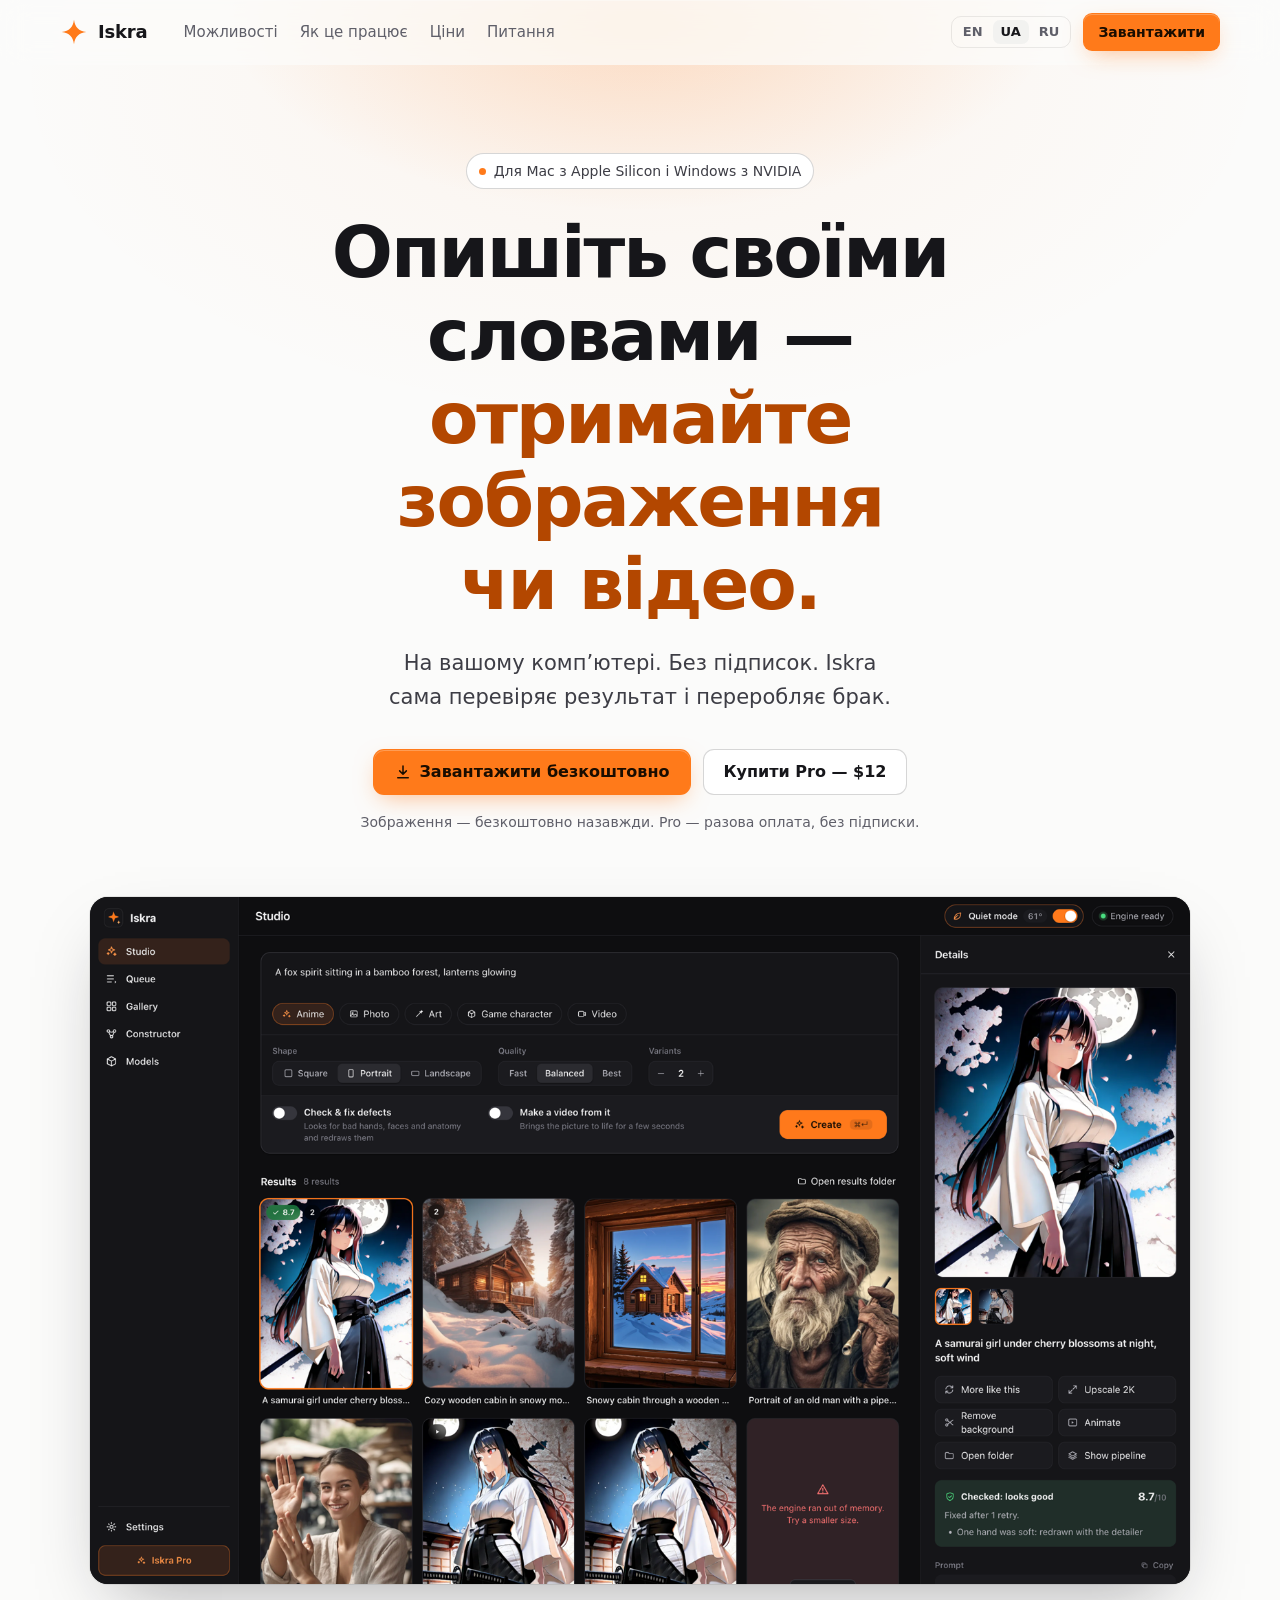
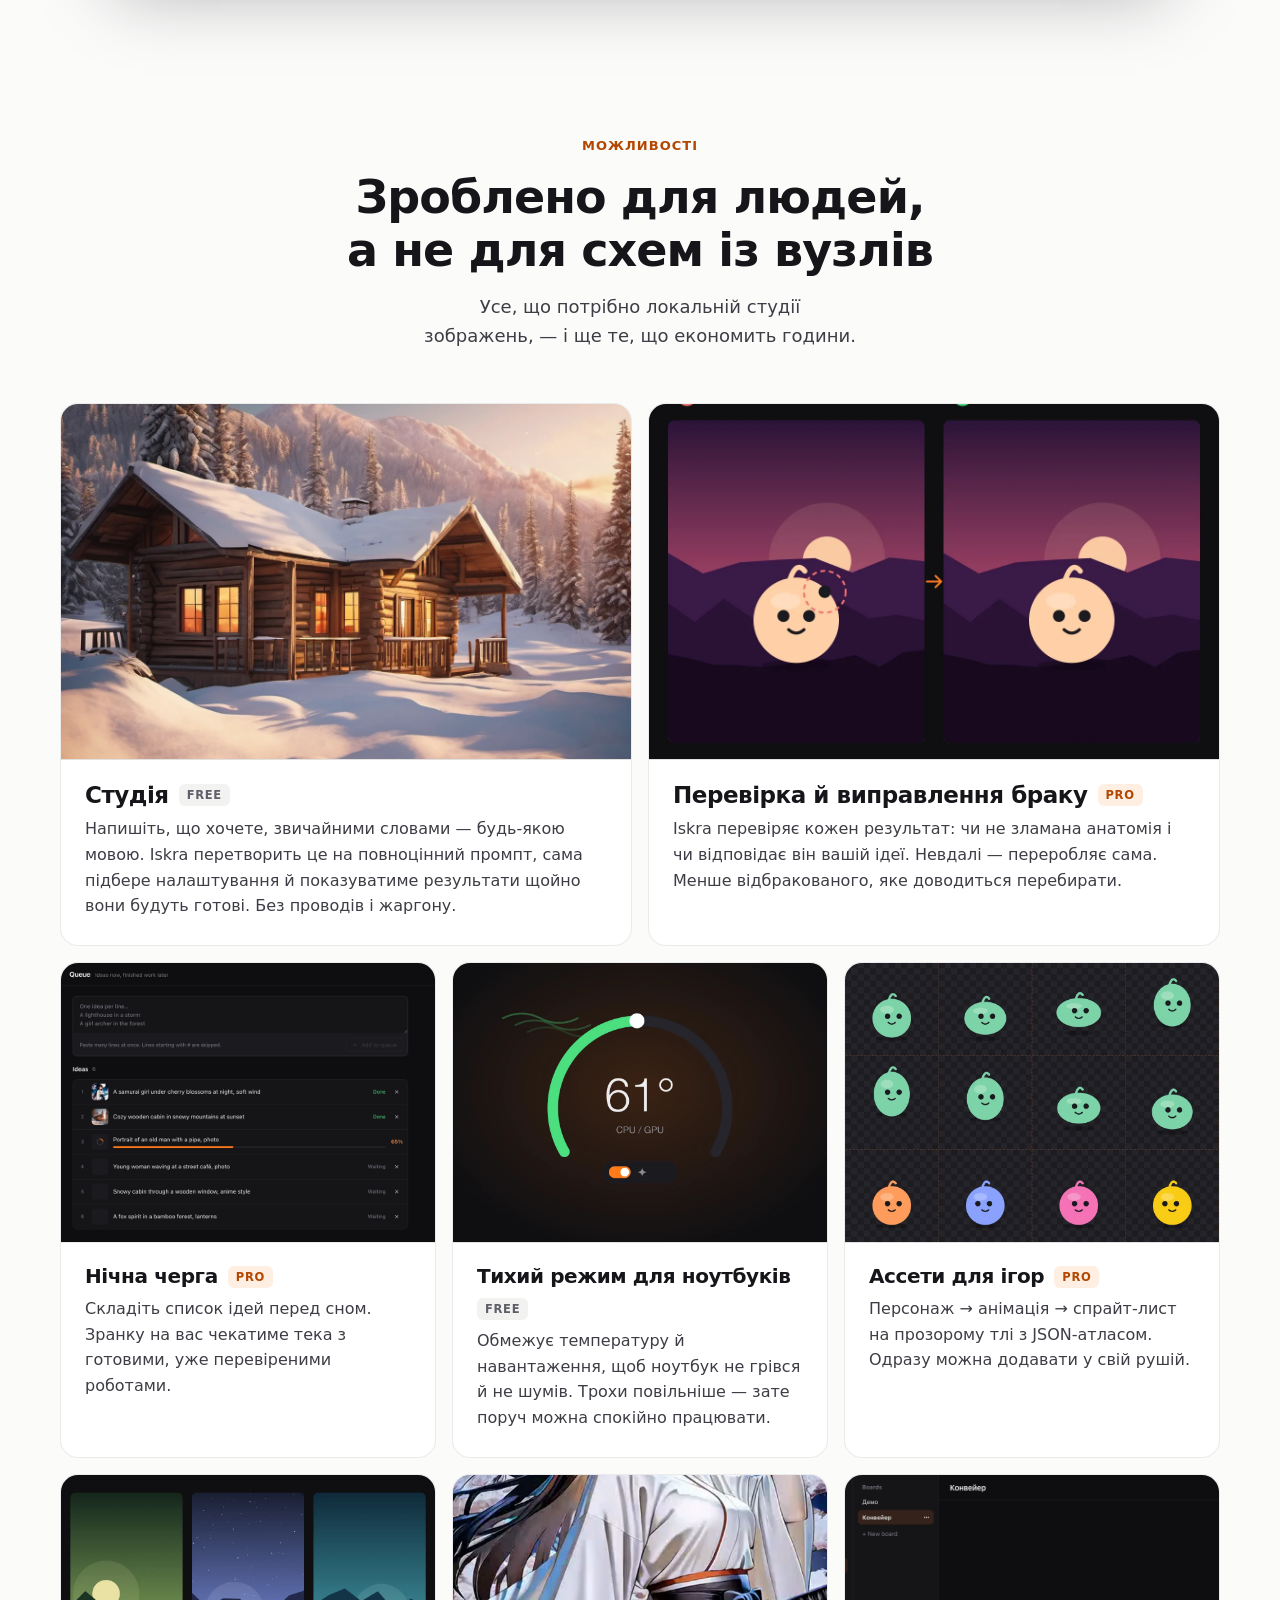
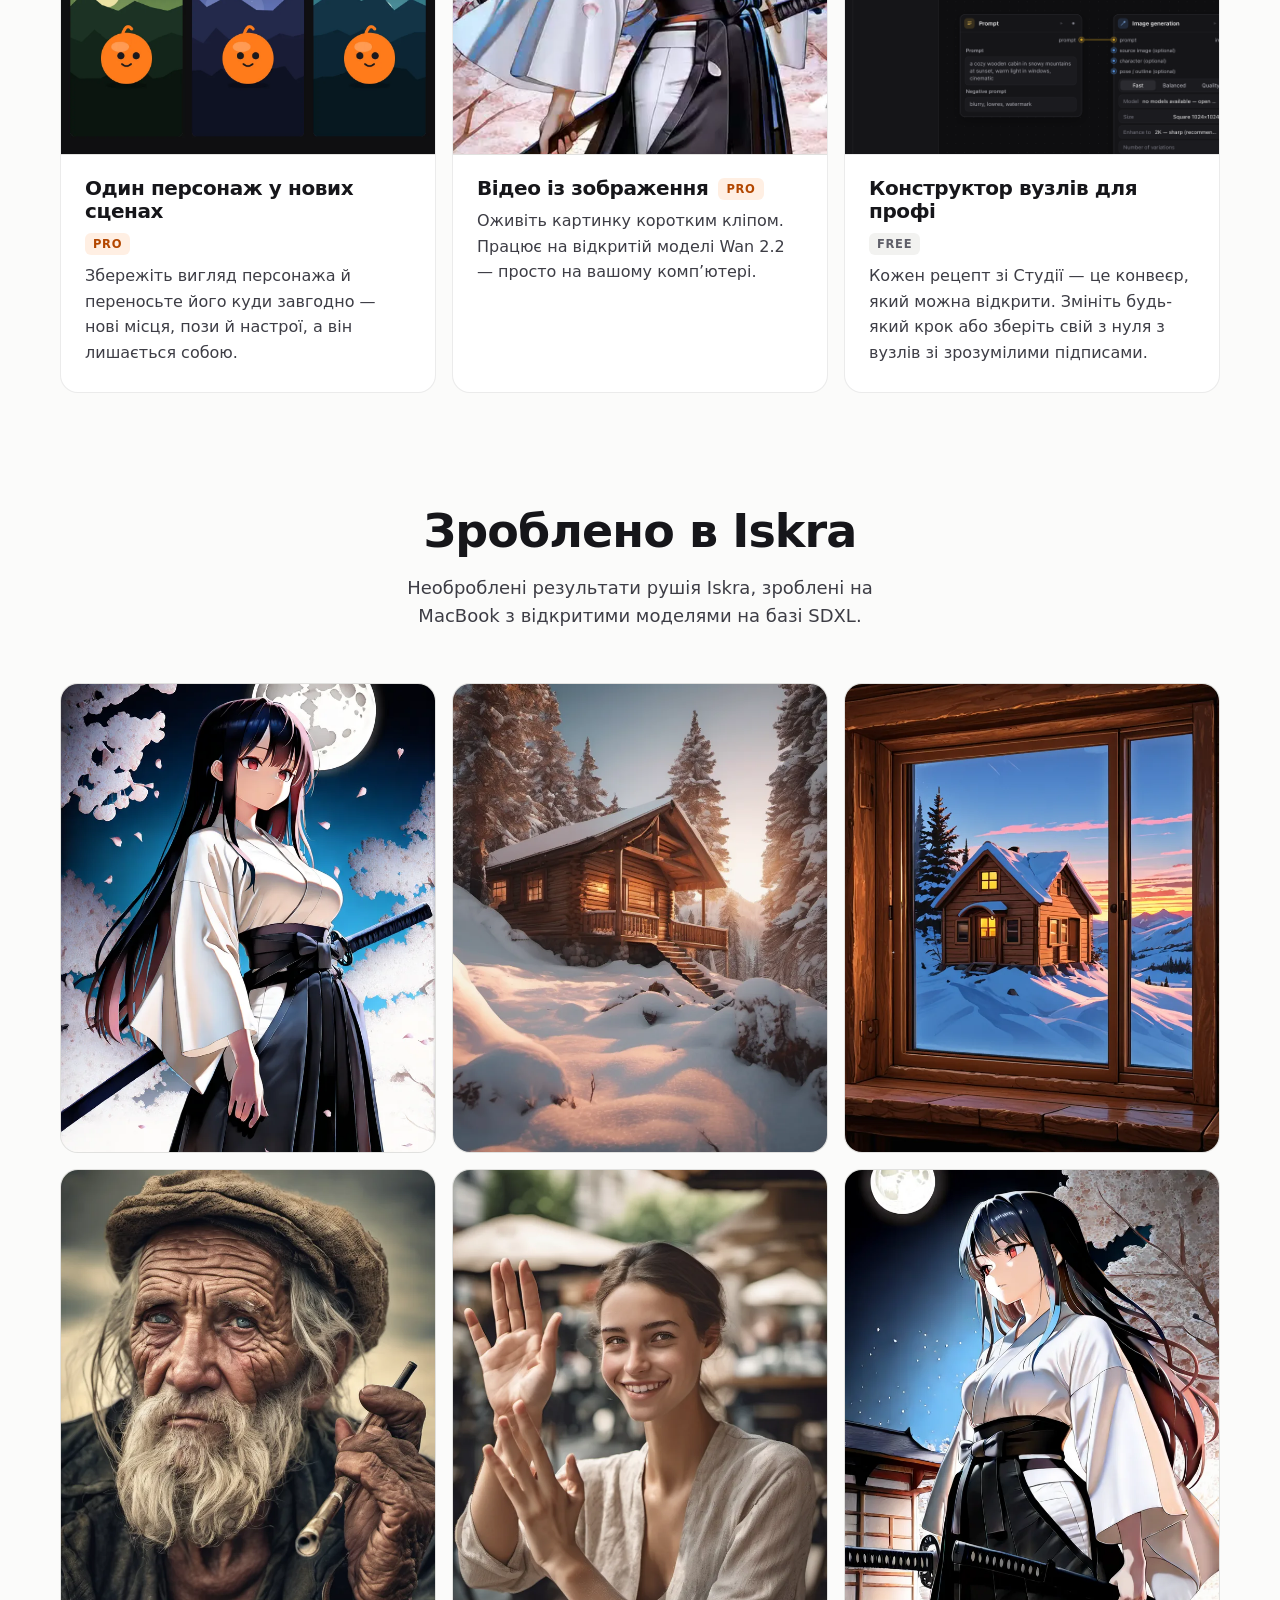
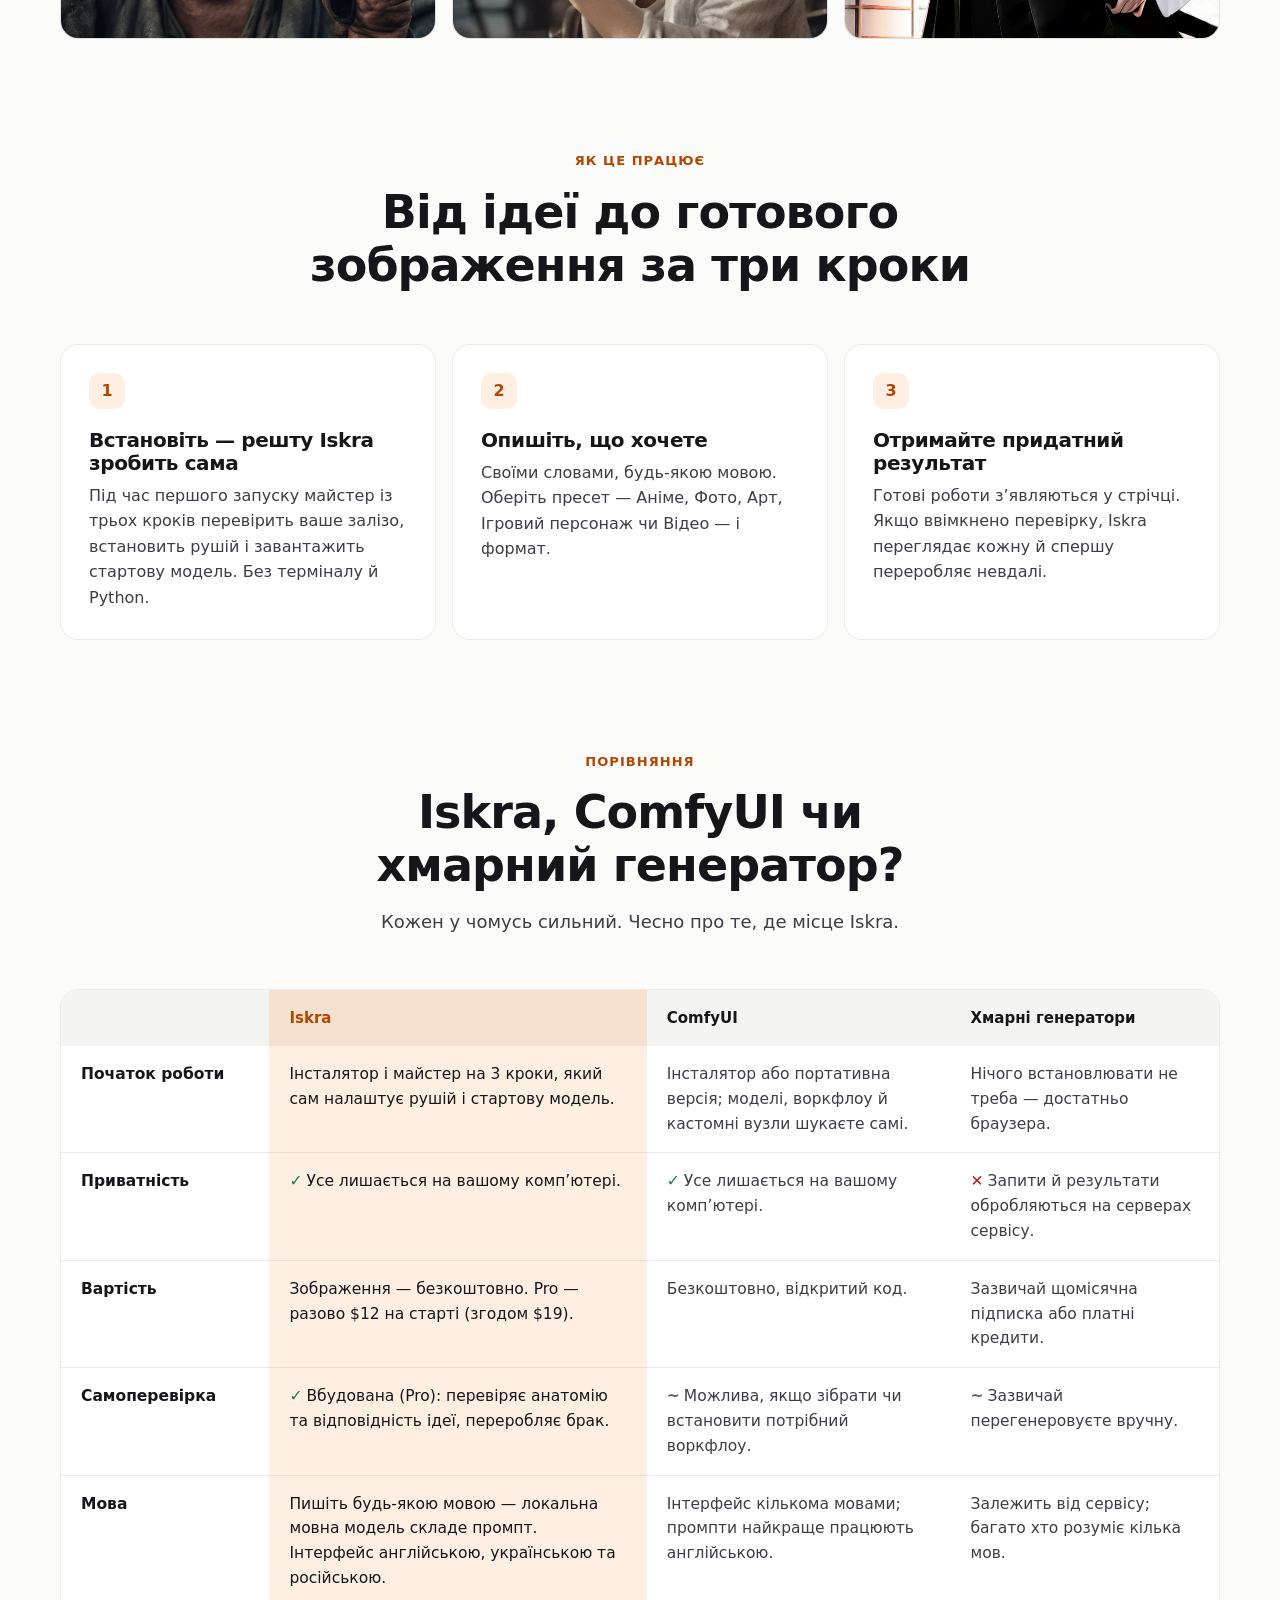
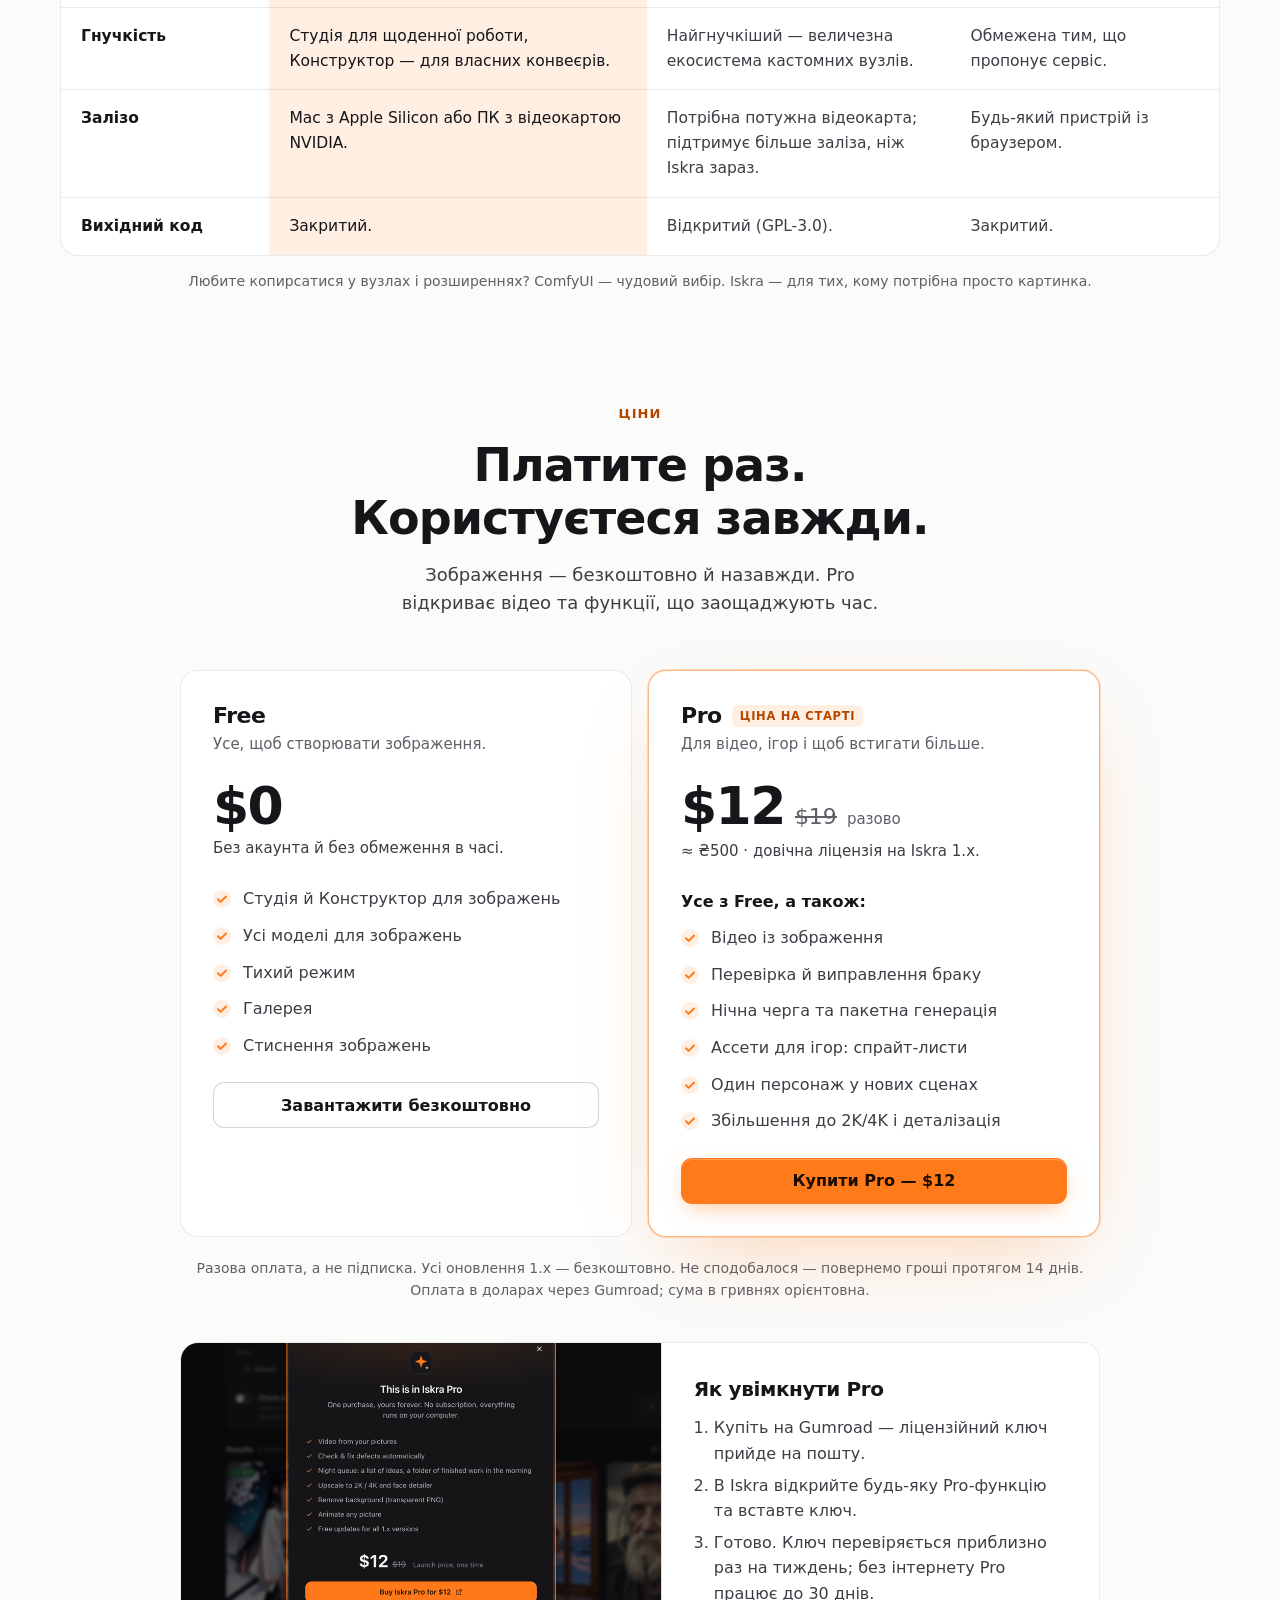
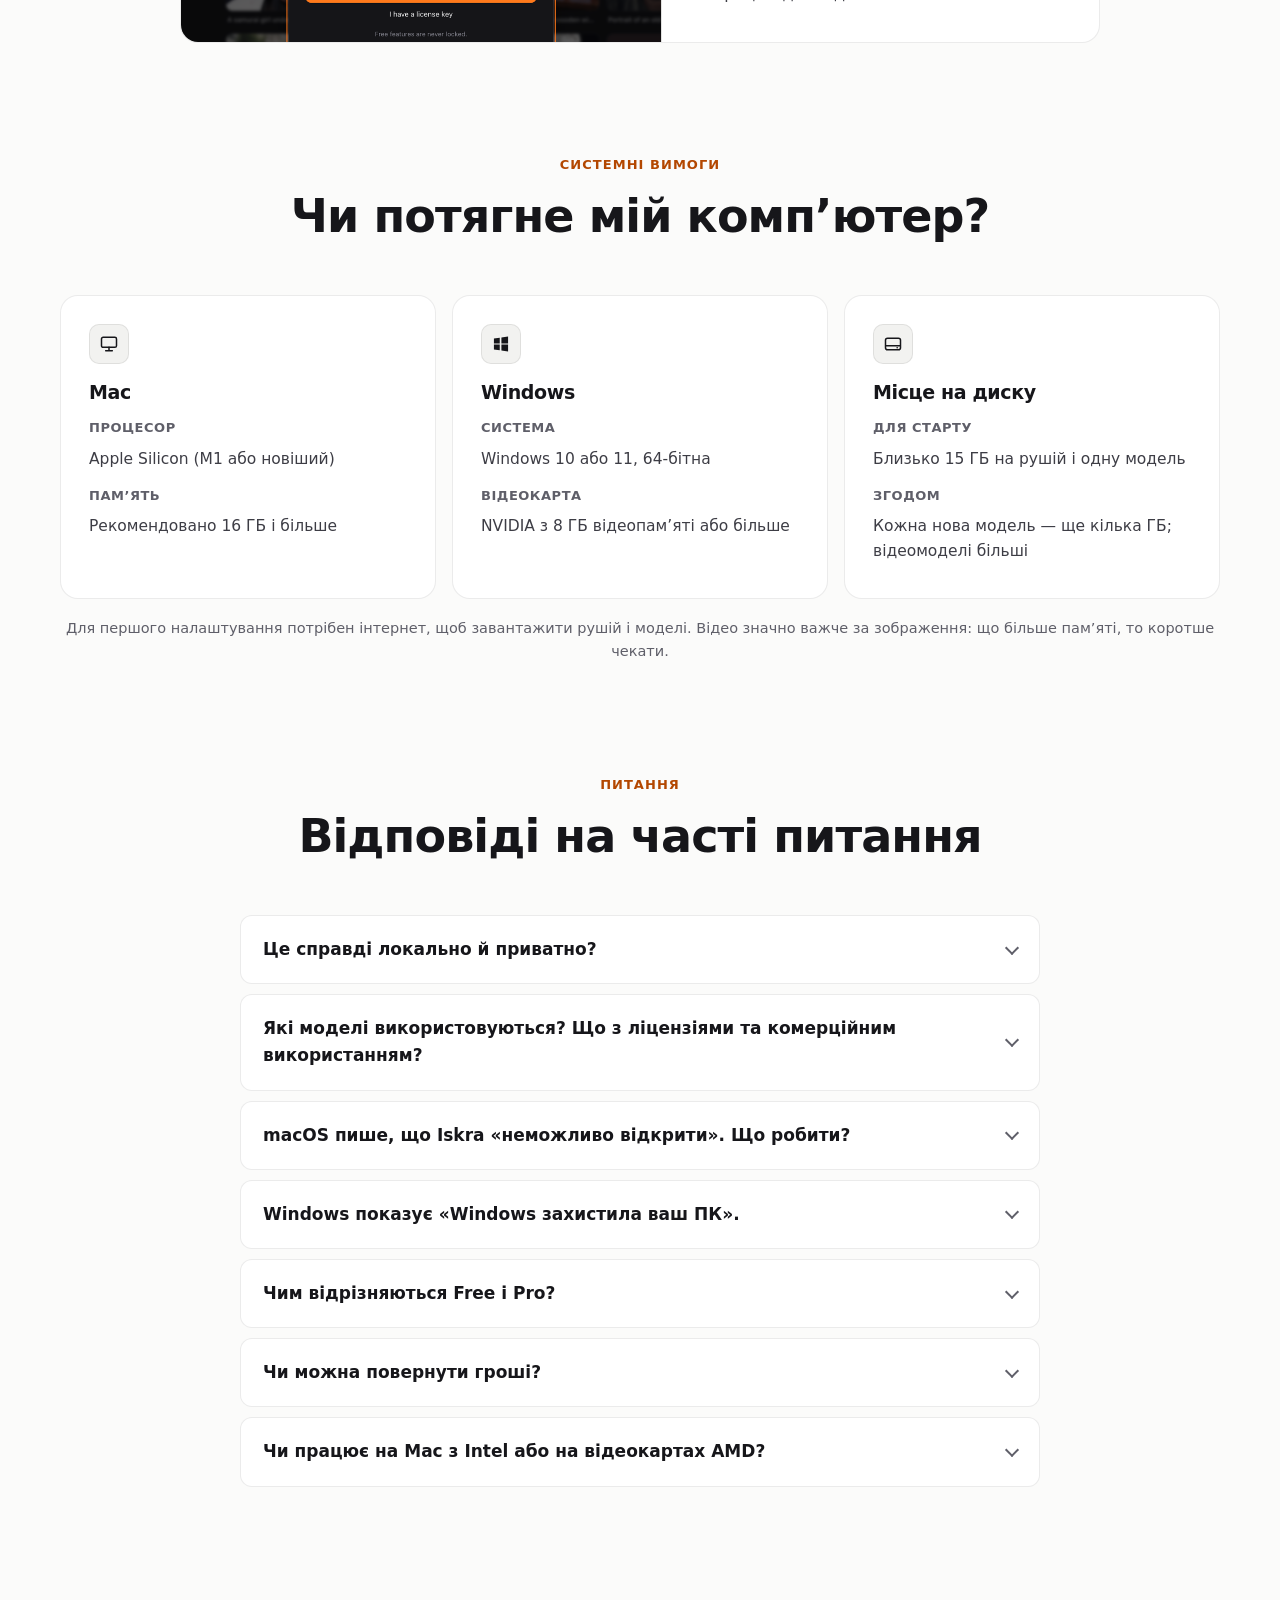
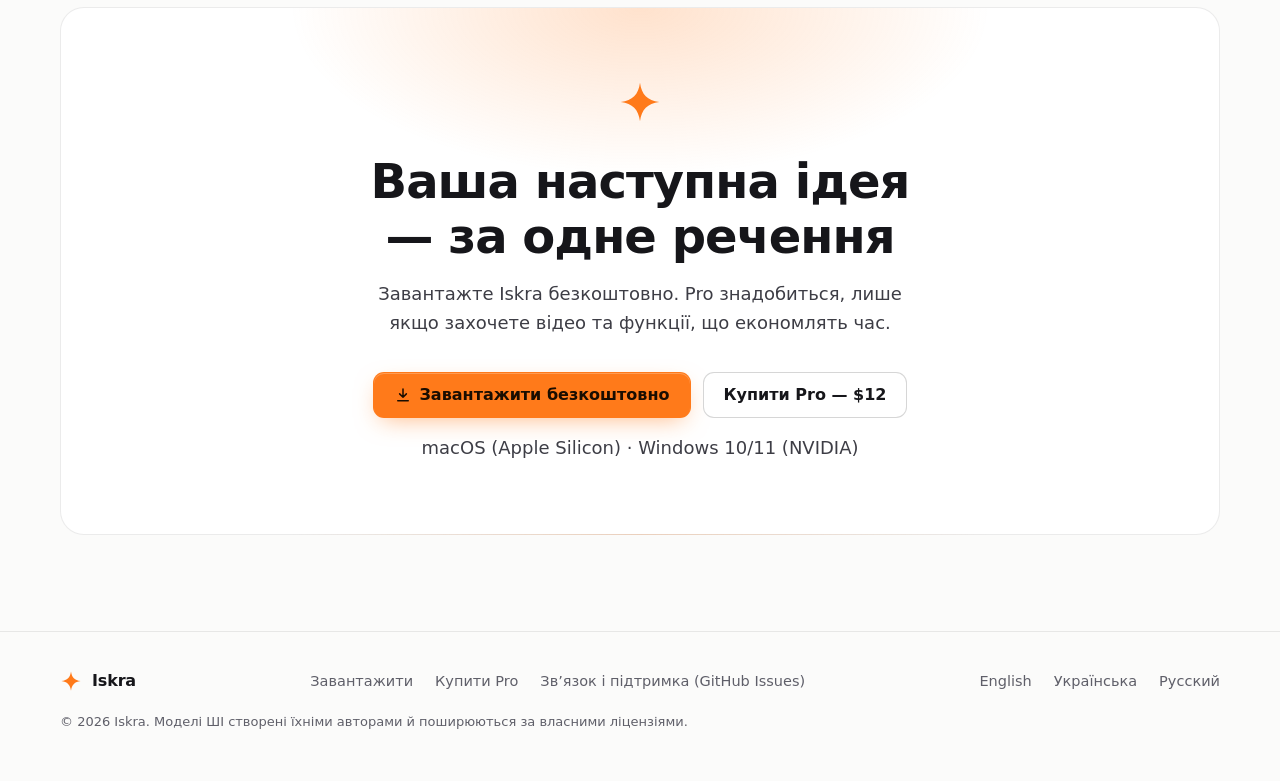
<file: uk/index.html>
<!doctype html>
<html lang="uk">
<head>
<meta charset="utf-8">
<meta name="viewport" content="width=device-width, initial-scale=1">
<title>Iskra — зображення та відео за допомогою ШІ на вашому комп’ютері</title>
<meta name="description" content="Опишіть своїми словами — отримайте зображення чи відео. Генерація просто на вашому Mac або ПК з Windows, без хмари й підписок. Зображення — безкоштовно, Pro — разова оплата.">
<link rel="canonical" href="https://krinsh.github.io/iskra/uk/">
<link rel="alternate" hreflang="en" href="https://krinsh.github.io/iskra/">
<link rel="alternate" hreflang="uk" href="https://krinsh.github.io/iskra/uk/">
<link rel="alternate" hreflang="ru" href="https://krinsh.github.io/iskra/ru/">
<link rel="alternate" hreflang="x-default" href="https://krinsh.github.io/iskra/">
<meta name="theme-color" content="#0b0b0d" media="(prefers-color-scheme: dark)">
<meta name="theme-color" content="#fbfbfa" media="(prefers-color-scheme: light)">
<link rel="icon" href="../assets/favicon.svg" type="image/svg+xml">
<link rel="apple-touch-icon" href="../assets/img/apple-touch-icon.png">
<meta property="og:type" content="website">
<meta property="og:site_name" content="Iskra">
<meta property="og:locale" content="uk_UA">
<meta property="og:locale:alternate" content="en_US">
<meta property="og:locale:alternate" content="ru_RU">
<meta property="og:title" content="Iskra — зображення та відео за допомогою ШІ на вашому комп’ютері">
<meta property="og:description" content="Опишіть своїми словами — отримайте зображення чи відео. На вашому комп’ютері. Без підписок.">
<meta property="og:url" content="https://krinsh.github.io/iskra/uk/">
<meta property="og:image" content="https://krinsh.github.io/iskra/assets/img/og.png">
<meta property="og:image:width" content="1200">
<meta property="og:image:height" content="630">
<meta property="og:image:alt" content="Iskra: опишіть своїми словами — отримайте зображення чи відео.">
<meta name="twitter:card" content="summary_large_image">
<meta name="twitter:title" content="Iskra — зображення та відео за допомогою ШІ на вашому комп’ютері">
<meta name="twitter:description" content="Опишіть своїми словами — отримайте зображення чи відео. На вашому комп’ютері. Без підписок.">
<meta name="twitter:image" content="https://krinsh.github.io/iskra/assets/img/og.png">
<link rel="stylesheet" href="../assets/style.css">
<script src="../assets/site.js" defer></script>
<script type="application/ld+json">
{"@context":"https://schema.org","@type":"SoftwareApplication","name":"Iskra","inLanguage":"uk","applicationCategory":"MultimediaApplication","operatingSystem":"macOS (Apple Silicon), Windows 10/11","url":"https://krinsh.github.io/iskra/uk/","description":"Генерація зображень і відео за допомогою ШІ локально, на вашому комп’ютері.","offers":[{"@type":"Offer","name":"Iskra Free","price":"0","priceCurrency":"USD"},{"@type":"Offer","name":"Iskra Pro","price":"12","priceCurrency":"USD","url":"https://olegster05.gumroad.com/l/iskra"}]}
</script>
</head>
<body>
<svg width="0" height="0" style="position:absolute" aria-hidden="true" focusable="false">
  <symbol id="spark" viewBox="0 0 24 24"><path d="M12 1.5C12.9 8 16 11.1 22.5 12C16 12.9 12.9 16 12 22.5C11.1 16 8 12.9 1.5 12C8 11.1 11.1 8 12 1.5Z" fill="#ff7a1a"/></symbol>
  <symbol id="i-down" viewBox="0 0 24 24"><path d="M12 4v11m0 0l-4.5-4.5M12 15l4.5-4.5M5 19.5h14" fill="none" stroke="currentColor" stroke-width="2" stroke-linecap="round" stroke-linejoin="round"/></symbol>
  <symbol id="i-mac" viewBox="0 0 24 24"><rect x="3" y="4" width="18" height="12" rx="2" fill="none" stroke="currentColor" stroke-width="1.8"/><path d="M8 20h8M12 16v4" stroke="currentColor" stroke-width="1.8" stroke-linecap="round"/></symbol>
  <symbol id="i-win" viewBox="0 0 24 24"><path d="M3.5 5.5l7-1v7h-7zM12.5 4.2l8-1.2v8.5h-8zM3.5 12.5h7v7l-7-1zM12.5 12.5h8V21l-8-1.2z" fill="currentColor"/></symbol>
  <symbol id="i-disk" viewBox="0 0 24 24"><rect x="3" y="5" width="18" height="14" rx="2.5" fill="none" stroke="currentColor" stroke-width="1.8"/><path d="M3 14h18" stroke="currentColor" stroke-width="1.8"/><circle cx="17" cy="16.5" r="1" fill="currentColor"/></symbol>
</svg>

<a class="skip" href="#main">Перейти до змісту</a>

<header class="site-header">
  <div class="wrap nav">
    <a class="brand" href="./" aria-label="Iskra — головна"><svg aria-hidden="true"><use href="#spark"/></svg><span>Iskra</span></a>
    <nav class="nav-links" aria-label="Розділи">
      <a href="#features">Можливості</a>
      <a href="#how">Як це працює</a>
      <a href="#pricing">Ціни</a>
      <a href="#faq">Питання</a>
    </nav>
    <div class="nav-end">
      <nav class="lang" aria-label="Мова">
        <a href="../" hreflang="en" lang="en" aria-label="English">EN</a>
        <a href="./" hreflang="uk" lang="uk" aria-label="Українська" aria-current="true">UA</a>
        <a href="../ru/" hreflang="ru" lang="ru" aria-label="Русский">RU</a>
      </nav>
      <a class="btn btn-primary btn-sm" href="https://github.com/KRINSH/iskra/releases/latest">Завантажити</a>
    </div>
  </div>
</header>

<main id="main">

<section class="hero">
  <div class="wrap">
    <p class="eyebrow"><span class="dot" aria-hidden="true"></span>Для Mac з Apple Silicon і Windows з NVIDIA</p>
    <h1>Опишіть своїми словами — <span class="accent">отримайте зображення чи відео.</span></h1>
    <p class="lead">На вашому комп’ютері. Без підписок. Iskra сама перевіряє результат і переробляє брак.</p>
    <div class="cta-row">
      <a class="btn btn-primary" href="https://github.com/KRINSH/iskra/releases/latest"><svg aria-hidden="true"><use href="#i-down"/></svg>Завантажити безкоштовно</a>
      <a class="btn btn-ghost" href="https://olegster05.gumroad.com/l/iskra">Купити Pro — $12</a>
    </div>
    <p class="cta-note">Зображення — безкоштовно назавжди. Pro — разова оплата, без підписки.</p>
    <div class="hero-shot">
      <div class="frame">
        <img src="../assets/img/shot-studio.png" width="1600" height="1000" fetchpriority="high"
             alt="Студія Iskra: поле з описом «Затишна хатинка в засніженому лісі на заході сонця», пресети стилів, кнопка генерації та стрічка готових перевірених результатів.">
      </div>
    </div>
  </div>
</section>

<section class="section" id="features" aria-labelledby="features-title">
  <div class="wrap">
    <div class="section-head">
      <span class="kicker">Можливості</span>
      <h2 id="features-title">Зроблено для людей, а не для схем із вузлів</h2>
      <p>Усе, що потрібно локальній студії зображень, — і ще те, що економить години.</p>
    </div>
    <div class="features">
      <article class="card feature big">
        <div class="media"><img src="../assets/img/ex-1.webp" width="1200" height="900" loading="lazy" alt="Справжній результат Iskra: дерев’яна хатина з теплими вікнами в засніжених горах на заході сонця."></div>
        <div class="body">
          <h3>Студія <span class="tag tag-free">Free</span></h3>
          <p>Напишіть, що хочете, звичайними словами — будь-якою мовою. Iskra перетворить це на повноцінний промпт, сама підбере налаштування й показуватиме результати щойно вони будуть готові. Без проводів і жаргону.</p>
        </div>
      </article>
      <article class="card feature big">
        <div class="media"><img src="../assets/img/ex-2.webp" width="1200" height="900" loading="lazy" alt="До і після: персонаж із зайвим оком позначений як брак, поруч — виправлений варіант."></div>
        <div class="body">
          <h3>Перевірка й виправлення браку <span class="tag tag-pro">Pro</span></h3>
          <p>Iskra перевіряє кожен результат: чи не зламана анатомія і чи відповідає він вашій ідеї. Невдалі — переробляє сама. Менше відбракованого, яке доводиться перебирати.</p>
        </div>
      </article>
      <article class="card feature">
        <div class="media shot"><img src="../assets/img/shot-queue.png" width="1600" height="1000" loading="lazy" alt="Екран нічної черги: список ідей — частина готова й перевірена, одна в роботі, решта чекає."></div>
        <div class="body">
          <h3>Нічна черга <span class="tag tag-pro">Pro</span></h3>
          <p>Складіть список ідей перед сном. Зранку на вас чекатиме тека з готовими, уже перевіреними роботами.</p>
        </div>
      </article>
      <article class="card feature">
        <div class="media"><img src="../assets/img/ex-6.webp" width="1200" height="900" loading="lazy" alt="Тихий режим: індикатор температури стабільно тримає 61 градус, перемикач увімкнено."></div>
        <div class="body">
          <h3>Тихий режим для ноутбуків <span class="tag tag-free">Free</span></h3>
          <p>Обмежує температуру й навантаження, щоб ноутбук не грівся й не шумів. Трохи повільніше — зате поруч можна спокійно працювати.</p>
        </div>
      </article>
      <article class="card feature">
        <div class="media"><img src="../assets/img/ex-3.webp" width="1200" height="900" loading="lazy" alt="Спрайт-лист на прозорому тлі: персонаж у восьми кадрах анімації та кольорові варіанти."></div>
        <div class="body">
          <h3>Ассети для ігор <span class="tag tag-pro">Pro</span></h3>
          <p>Персонаж → анімація → спрайт-лист на прозорому тлі з JSON-атласом. Одразу можна додавати у свій рушій.</p>
        </div>
      </article>
      <article class="card feature">
        <div class="media"><img src="../assets/img/ex-4.webp" width="1200" height="900" loading="lazy" alt="Той самий персонаж у трьох різних сценах: ліс, зоряна ніч і море."></div>
        <div class="body">
          <h3>Один персонаж у нових сценах <span class="tag tag-pro">Pro</span></h3>
          <p>Збережіть вигляд персонажа й переносьте його куди завгодно — нові місця, пози й настрої, а він лишається собою.</p>
        </div>
      </article>
      <article class="card feature">
        <div class="media"><video autoplay muted loop playsinline preload="metadata" poster="../assets/img/ex-5.webp" width="1200" height="900" aria-label="Коротке зациклене відео: нерухоме зображення, оживлене в Iskra моделлю Wan 2.2."><source src="../assets/img/ex-video.webm" type="video/webm"><source src="../assets/img/ex-video.mp4" type="video/mp4"></video></div>
        <div class="body">
          <h3>Відео із зображення <span class="tag tag-pro">Pro</span></h3>
          <p>Оживіть картинку коротким кліпом. Працює на відкритій моделі Wan 2.2 — просто на вашому комп’ютері.</p>
        </div>
      </article>
      <article class="card feature">
        <div class="media shot"><img src="../assets/img/shot-constructor.png" width="1600" height="1000" loading="lazy" alt="Конструктор: з’єднані картки вузлів — промпт, модель, генерація, перевірка, збільшення, збереження в галерею."></div>
        <div class="body">
          <h3>Конструктор вузлів для профі <span class="tag tag-free">Free</span></h3>
          <p>Кожен рецепт зі Студії — це конвеєр, який можна відкрити. Змініть будь-який крок або зберіть свій з нуля з вузлів зі зрозумілими підписами.</p>
        </div>
      </article>
    </div>
  </div>
</section>

<section class="section" id="made" aria-labelledby="made-title">
  <div class="wrap">
    <div class="section-head">
      <h2 id="made-title">Зроблено в Iskra</h2>
      <p>Необроблені результати рушія Iskra, зроблені на MacBook з відкритими моделями на базі SDXL.</p>
    </div>
    <div class="gallery">
      <img src="../assets/img/gallery-1.webp" width="720" height="900" loading="lazy" alt="Аніме-мечниця в білому кімоно під повним місяцем, з цвітом сакури.">
      <img src="../assets/img/gallery-2.webp" width="720" height="900" loading="lazy" alt="Дерев’яна хатина в засніженому лісі на заході сонця.">
      <img src="../assets/img/gallery-3.webp" width="720" height="900" loading="lazy" alt="Засніжена хатина крізь дерев’яне вікно, аніме-стиль.">
      <img src="../assets/img/gallery-4.webp" width="720" height="900" loading="lazy" alt="Портрет старого чоловіка з люлькою.">
      <img src="../assets/img/gallery-5.webp" width="720" height="900" loading="lazy" alt="Усміхнена молода жінка махає рукою біля вуличного кафе.">
      <img src="../assets/img/gallery-6.webp" width="720" height="900" loading="lazy" alt="Аніме-мечниця, інший варіант.">
    </div>
  </div>
</section>

<section class="section" id="how" aria-labelledby="how-title">
  <div class="wrap">
    <div class="section-head">
      <span class="kicker">Як це працює</span>
      <h2 id="how-title">Від ідеї до готового зображення за три кроки</h2>
    </div>
    <ol class="steps" role="list">
      <li class="card step">
        <div class="num" aria-hidden="true">1</div>
        <h3>Встановіть — решту Iskra зробить сама</h3>
        <p>Під час першого запуску майстер із трьох кроків перевірить ваше залізо, встановить рушій і завантажить стартову модель. Без терміналу й Python.</p>
      </li>
      <li class="card step">
        <div class="num" aria-hidden="true">2</div>
        <h3>Опишіть, що хочете</h3>
        <p>Своїми словами, будь-якою мовою. Оберіть пресет — Аніме, Фото, Арт, Ігровий персонаж чи Відео — і формат.</p>
      </li>
      <li class="card step">
        <div class="num" aria-hidden="true">3</div>
        <h3>Отримайте придатний результат</h3>
        <p>Готові роботи з’являються у стрічці. Якщо ввімкнено перевірку, Iskra переглядає кожну й спершу переробляє невдалі.</p>
      </li>
    </ol>
  </div>
</section>

<section class="section" id="compare" aria-labelledby="compare-title">
  <div class="wrap">
    <div class="section-head">
      <span class="kicker">Порівняння</span>
      <h2 id="compare-title">Iskra, ComfyUI чи хмарний генератор?</h2>
      <p>Кожен у чомусь сильний. Чесно про те, де місце Iskra.</p>
    </div>
    <div class="table-wrap" role="region" aria-labelledby="compare-title" tabindex="0">
      <table class="compare">
        <thead>
          <tr>
            <th scope="col"><span class="visually-hidden">Критерій</span></th>
            <th scope="col" class="us">Iskra</th>
            <th scope="col">ComfyUI</th>
            <th scope="col">Хмарні генератори</th>
          </tr>
        </thead>
        <tbody>
          <tr>
            <th scope="row">Початок роботи</th>
            <td class="us" data-label="Iskra">Інсталятор і майстер на 3 кроки, який сам налаштує рушій і стартову модель.</td>
            <td data-label="ComfyUI">Інсталятор або портативна версія; моделі, воркфлоу й кастомні вузли шукаєте самі.</td>
            <td data-label="Хмарні генератори">Нічого встановлювати не треба — достатньо браузера.</td>
          </tr>
          <tr>
            <th scope="row">Приватність</th>
            <td class="us" data-label="Iskra"><span class="mark yes" aria-hidden="true">✓</span>Усе лишається на вашому комп’ютері.</td>
            <td data-label="ComfyUI"><span class="mark yes" aria-hidden="true">✓</span>Усе лишається на вашому комп’ютері.</td>
            <td data-label="Хмарні генератори"><span class="mark no" aria-hidden="true">✕</span>Запити й результати обробляються на серверах сервісу.</td>
          </tr>
          <tr>
            <th scope="row">Вартість</th>
            <td class="us" data-label="Iskra">Зображення — безкоштовно. Pro — разово $12 на старті (згодом $19).</td>
            <td data-label="ComfyUI">Безкоштовно, відкритий код.</td>
            <td data-label="Хмарні генератори">Зазвичай щомісячна підписка або платні кредити.</td>
          </tr>
          <tr>
            <th scope="row">Самоперевірка</th>
            <td class="us" data-label="Iskra"><span class="mark yes" aria-hidden="true">✓</span>Вбудована (Pro): перевіряє анатомію та відповідність ідеї, переробляє брак.</td>
            <td data-label="ComfyUI"><span class="mark meh" aria-hidden="true">~</span>Можлива, якщо зібрати чи встановити потрібний воркфлоу.</td>
            <td data-label="Хмарні генератори"><span class="mark meh" aria-hidden="true">~</span>Зазвичай перегенеровуєте вручну.</td>
          </tr>
          <tr>
            <th scope="row">Мова</th>
            <td class="us" data-label="Iskra">Пишіть будь-якою мовою — локальна мовна модель складе промпт. Інтерфейс англійською, українською та російською.</td>
            <td data-label="ComfyUI">Інтерфейс кількома мовами; промпти найкраще працюють англійською.</td>
            <td data-label="Хмарні генератори">Залежить від сервісу; багато хто розуміє кілька мов.</td>
          </tr>
          <tr>
            <th scope="row">Гнучкість</th>
            <td class="us" data-label="Iskra">Студія для щоденної роботи, Конструктор — для власних конвеєрів.</td>
            <td data-label="ComfyUI">Найгнучкіший — величезна екосистема кастомних вузлів.</td>
            <td data-label="Хмарні генератори">Обмежена тим, що пропонує сервіс.</td>
          </tr>
          <tr>
            <th scope="row">Залізо</th>
            <td class="us" data-label="Iskra">Mac з Apple Silicon або ПК з відеокартою NVIDIA.</td>
            <td data-label="ComfyUI">Потрібна потужна відеокарта; підтримує більше заліза, ніж Iskra зараз.</td>
            <td data-label="Хмарні генератори">Будь-який пристрій із браузером.</td>
          </tr>
          <tr>
            <th scope="row">Вихідний код</th>
            <td class="us" data-label="Iskra">Закритий.</td>
            <td data-label="ComfyUI">Відкритий (GPL-3.0).</td>
            <td data-label="Хмарні генератори">Закритий.</td>
          </tr>
        </tbody>
      </table>
    </div>
    <p class="table-note">Любите копирсатися у вузлах і розширеннях? ComfyUI — чудовий вибір. Iskra — для тих, кому потрібна просто картинка.</p>
  </div>
</section>

<section class="section" id="pricing" aria-labelledby="pricing-title">
  <div class="wrap">
    <div class="section-head">
      <span class="kicker">Ціни</span>
      <h2 id="pricing-title">Платите раз. Користуєтеся завжди.</h2>
      <p>Зображення — безкоштовно й назавжди. Pro відкриває відео та функції, що заощаджують час.</p>
    </div>
    <div class="pricing">
      <div class="card price-card">
        <h3>Free</h3>
        <p class="sub">Усе, щоб створювати зображення.</p>
        <div class="price"><span class="amount">$0</span></div>
        <p class="price-local">Без акаунта й без обмеження в часі.</p>
        <ul class="checks">
          <li>Студія й Конструктор для зображень</li>
          <li>Усі моделі для зображень</li>
          <li>Тихий режим</li>
          <li>Галерея</li>
          <li>Стиснення зображень</li>
        </ul>
        <a class="btn btn-ghost" href="https://github.com/KRINSH/iskra/releases/latest">Завантажити безкоштовно</a>
      </div>
      <div class="card price-card pro">
        <h3>Pro <span class="tag tag-pro">Ціна на старті</span></h3>
        <p class="sub">Для відео, ігор і щоб встигати більше.</p>
        <div class="price"><span class="amount">$12</span><s aria-label="звичайна ціна 19 доларів">$19</s><span class="per">разово</span></div>
        <p class="price-local">≈ ₴500 · довічна ліцензія на Iskra 1.x.</p>
        <ul class="checks">
          <li class="lead-item">Усе з Free, а також:</li>
          <li>Відео із зображення</li>
          <li>Перевірка й виправлення браку</li>
          <li>Нічна черга та пакетна генерація</li>
          <li>Ассети для ігор: спрайт-листи</li>
          <li>Один персонаж у нових сценах</li>
          <li>Збільшення до 2K/4K і деталізація</li>
        </ul>
        <a class="btn btn-primary" href="https://olegster05.gumroad.com/l/iskra">Купити Pro — $12</a>
      </div>
    </div>
    <p class="fine">Разова оплата, а не підписка. Усі оновлення 1.x — безкоштовно. Не сподобалося — повернемо гроші протягом 14 днів. Оплата в доларах через Gumroad; сума в гривнях орієнтовна.</p>

    <div class="card activate">
      <div class="media"><img src="../assets/img/shot-pro.png" width="1600" height="1000" loading="lazy" alt="Вікно «Це в Iskra Pro» з ціною, кнопкою купівлі та полем для ліцензійного ключа."></div>
      <div class="body">
        <h3>Як увімкнути Pro</h3>
        <ol>
          <li>Купіть на Gumroad — ліцензійний ключ прийде на пошту.</li>
          <li>В Iskra відкрийте будь-яку Pro-функцію та вставте ключ.</li>
          <li>Готово. Ключ перевіряється приблизно раз на тиждень; без інтернету Pro працює до 30 днів.</li>
        </ol>
      </div>
    </div>
  </div>
</section>

<section class="section" id="requirements" aria-labelledby="req-title">
  <div class="wrap">
    <div class="section-head">
      <span class="kicker">Системні вимоги</span>
      <h2 id="req-title">Чи потягне мій комп’ютер?</h2>
    </div>
    <div class="reqs">
      <div class="card req">
        <div class="icon" aria-hidden="true"><svg><use href="#i-mac"/></svg></div>
        <h3>Mac</h3>
        <dl>
          <dt>Процесор</dt><dd>Apple Silicon (M1 або новіший)</dd>
          <dt>Пам’ять</dt><dd>Рекомендовано 16 ГБ і більше</dd>
        </dl>
      </div>
      <div class="card req">
        <div class="icon" aria-hidden="true"><svg><use href="#i-win"/></svg></div>
        <h3>Windows</h3>
        <dl>
          <dt>Система</dt><dd>Windows 10 або 11, 64-бітна</dd>
          <dt>Відеокарта</dt><dd>NVIDIA з 8 ГБ відеопам’яті або більше</dd>
        </dl>
      </div>
      <div class="card req">
        <div class="icon" aria-hidden="true"><svg><use href="#i-disk"/></svg></div>
        <h3>Місце на диску</h3>
        <dl>
          <dt>Для старту</dt><dd>Близько 15 ГБ на рушій і одну модель</dd>
          <dt>Згодом</dt><dd>Кожна нова модель — ще кілька ГБ; відеомоделі більші</dd>
        </dl>
      </div>
    </div>
    <p class="req-note">Для першого налаштування потрібен інтернет, щоб завантажити рушій і моделі. Відео значно важче за зображення: що більше пам’яті, то коротше чекати.</p>
  </div>
</section>

<section class="section" id="faq" aria-labelledby="faq-title">
  <div class="wrap">
    <div class="section-head">
      <span class="kicker">Питання</span>
      <h2 id="faq-title">Відповіді на часті питання</h2>
    </div>
    <div class="faq">
      <details>
        <summary>Це справді локально й приватно?</summary>
        <div class="answer">
          <p>Так. Зображення й відео генеруються повністю на вашому комп’ютері — ваші описи та результати нікуди не вивантажуються.</p>
          <p>В інтернет Iskra виходить лише для завантаження рушія та обраних вами моделей, а з Pro — щоб приблизно раз на тиждень перевірити ліцензійний ключ. Без інтернету Pro працює до 30 днів між перевірками.</p>
        </div>
      </details>
      <details>
        <summary>Які моделі використовуються? Що з ліцензіями та комерційним використанням?</summary>
        <div class="answer">
          <p>Iskra не містить моделей у комплекті: під час налаштування вона завантажує стартову модель з Hugging Face, а інші можна додати у вікні <strong>Моделі</strong>. Для кожної моделі там вказано ліцензію та чи можна використовувати результати комерційно.</p>
          <p>Стартова модель за замовчуванням — SDXL з ліцензією CreativeML Open RAIL++-M: комерційне використання дозволене в межах її обмежень. Для відео — Wan 2.2 (Apache 2.0). Деякі популярні моделі, як-от FLUX.1 [dev], некомерційні — Iskra чітко їх позначає. Якщо сумніваєтеся, прочитайте ліцензію моделі, якою користуєтеся.</p>
        </div>
      </details>
      <details>
        <summary>macOS пише, що Iskra «неможливо відкрити». Що робити?</summary>
        <div class="answer">
          <p>Iskra поки не підписана платним сертифікатом Apple Developer, тому під час першого запуску macOS показує попередження. Дозволити запуск треба лише один раз:</p>
          <ol>
            <li>Перетягніть Iskra в теку <strong>Програми</strong>.</li>
            <li>Клацніть по Iskra <strong>правою кнопкою</strong> (або з Control), оберіть <strong>Відкрити</strong> й ще раз натисніть <strong>Відкрити</strong> у вікні.</li>
            <li>Якщо кнопки «Відкрити» немає (macOS 15 Sequoia і новіші): спробуйте один раз запустити Iskra, потім відкрийте <strong>Системні параметри → Приватність і безпека</strong>, прогорніть униз і натисніть <strong>Усе одно відкрити</strong> біля повідомлення про Iskra. Підтвердьте паролем.</li>
          </ol>
          <p>Якщо macOS пише, що програму «пошкоджено», виконайте в Терміналі цю команду й відкрийте Iskra знову: <code class="cmd">xattr -dr com.apple.quarantine /Applications/Iskra.app</code></p>
        </div>
      </details>
      <details>
        <summary>Windows показує «Windows захистила ваш ПК».</summary>
        <div class="answer">
          <p>Це фільтр SmartScreen: інсталятор поки не має цифрового підпису. Натисніть <strong>Докладніше</strong>, а потім <strong>Усе одно запустити</strong>. Для кожного інсталятора це потрібно лише раз.</p>
        </div>
      </details>
      <details>
        <summary>Чим відрізняються Free і Pro?</summary>
        <div class="answer">
          <p><strong>Free</strong> — це Студія й Конструктор для зображень, усі моделі для зображень, тихий режим, галерея та стиснення зображень. Без обмеження в часі.</p>
          <p><strong>Pro</strong> додає відео із зображення, перевірку й виправлення браку, нічну чергу та пакетну генерацію, ассети для ігор (спрайт-листи), одного персонажа в нових сценах, а також збільшення до 2K/4K з деталізацією. Оплата разова: $12 на старті (≈ ₴500), згодом $19. Безкоштовні функції ніколи не блокуються.</p>
        </div>
      </details>
      <details>
        <summary>Чи можна повернути гроші?</summary>
        <div class="answer">
          <p>Так. Якщо Pro вам не підійшов, дайте відповідь на лист-квитанцію від Gumroad протягом 14 днів після покупки — і ми повернемо всю суму.</p>
        </div>
      </details>
      <details>
        <summary>Чи працює на Mac з Intel або на відеокартах AMD?</summary>
        <div class="answer">
          <p>Чесно — поки ні. Зараз Iskra підтримує Mac з Apple Silicon (M1 і новіші) та ПК з Windows і відеокартою NVIDIA. Mac з Intel, відеокарти AMD та Intel, а також Linux не підтримуються. Перш ніж купувати Pro, спробуйте безкоштовну версію на своєму залізі.</p>
        </div>
      </details>
    </div>
  </div>
</section>

<section class="wrap" aria-labelledby="final-title">
  <div class="final">
    <svg class="spark" aria-hidden="true"><use href="#spark"/></svg>
    <h2 id="final-title">Ваша наступна ідея — за одне речення</h2>
    <p>Завантажте Iskra безкоштовно. Pro знадобиться, лише якщо захочете відео та функції, що економлять час.</p>
    <div class="cta-row">
      <a class="btn btn-primary" href="https://github.com/KRINSH/iskra/releases/latest"><svg aria-hidden="true"><use href="#i-down"/></svg>Завантажити безкоштовно</a>
      <a class="btn btn-ghost" href="https://olegster05.gumroad.com/l/iskra">Купити Pro — $12</a>
    </div>
    <p class="cta-note">macOS (Apple Silicon) · Windows 10/11 (NVIDIA)</p>
  </div>
</section>

</main>

<footer class="site-footer">
  <div class="wrap">
    <div class="foot">
      <a class="brand" href="./"><svg aria-hidden="true"><use href="#spark"/></svg>Iskra</a>
      <nav aria-label="Посилання">
        <a href="https://github.com/KRINSH/iskra/releases/latest">Завантажити</a>
        <a href="https://olegster05.gumroad.com/l/iskra">Купити Pro</a>
        <a href="https://github.com/KRINSH/iskra/issues">Зв’язок і підтримка (GitHub Issues)</a>
      </nav>
      <nav aria-label="Мови">
        <a href="../" hreflang="en" lang="en">English</a>
        <a href="./" hreflang="uk" lang="uk" aria-current="true">Українська</a>
        <a href="../ru/" hreflang="ru" lang="ru">Русский</a>
      </nav>
    </div>
    <p class="foot-small">© 2026 Iskra. Моделі ШІ створені їхніми авторами й поширюються за власними ліцензіями.</p>
  </div>
</footer>
</body>
</html>
</file>
<file: assets/style.css>
/* Iskra — marketing site. Dark-first, light via prefers-color-scheme. No external assets. */

:root {
  color-scheme: dark light;
  --bg: #0b0b0d;
  --bg-2: #101013;
  --surface: #141417;
  --surface-2: #1b1b20;
  --border: rgba(255, 255, 255, 0.08);
  --border-strong: rgba(255, 255, 255, 0.14);
  --text: #ededef;
  --text-2: #b4b4bc;
  --muted: #9a9aa4;
  --accent: #ff7a1a;
  --accent-ink: #ff8f3d;      /* accent used as text on dark */
  --accent-soft: rgba(255, 122, 26, 0.12);
  --on-accent: #1a0d00;
  --ok: #4ade80;
  --no: #f87171;
  --shadow: 0 30px 80px -20px rgba(0, 0, 0, 0.7), 0 0 0 1px var(--border);
  --radius: 12px;
  --radius-lg: 18px;
  --maxw: 1160px;
  --font: Inter, -apple-system, "Segoe UI Variable", "Segoe UI", system-ui, sans-serif;
}

@media (prefers-color-scheme: light) {
  :root {
    --bg: #fbfbfa;
    --bg-2: #f4f4f2;
    --surface: #ffffff;
    --surface-2: #f2f2f0;
    --border: rgba(0, 0, 0, 0.08);
    --border-strong: rgba(0, 0, 0, 0.16);
    --text: #16161a;
    --text-2: #3d3d45;
    --muted: #5f5f69;
    --accent-ink: #b34700;
    --accent-soft: rgba(255, 122, 26, 0.12);
    --ok: #15803d;
    --no: #b91c1c;
    --shadow: 0 30px 70px -25px rgba(20, 20, 30, 0.35), 0 0 0 1px var(--border);
  }
}

*, *::before, *::after { box-sizing: border-box; }

html {
  -webkit-text-size-adjust: 100%;
  text-size-adjust: 100%;
  scroll-behavior: smooth;
  scroll-padding-top: 80px;
}
@media (prefers-reduced-motion: reduce) { html { scroll-behavior: auto; } }

body {
  margin: 0;
  background: var(--bg);
  color: var(--text);
  font-family: var(--font);
  font-size: 17px;
  line-height: 1.6;
  -webkit-font-smoothing: antialiased;
  -moz-osx-font-smoothing: grayscale;
  overflow-x: hidden;
}

img { max-width: 100%; height: auto; display: block; }
a { color: inherit; }
h1, h2, h3 { line-height: 1.15; letter-spacing: -0.02em; margin: 0; font-weight: 650; }
p { margin: 0; }

:focus-visible {
  outline: 2px solid var(--accent);
  outline-offset: 3px;
  border-radius: 6px;
}

.skip {
  position: absolute; left: 12px; top: -60px; z-index: 100;
  background: var(--accent); color: var(--on-accent);
  padding: 10px 14px; border-radius: 8px; font-weight: 600; text-decoration: none;
}
.skip:focus { top: 12px; }

.wrap { width: min(100% - 40px, var(--maxw)); margin-inline: auto; }

.visually-hidden {
  position: absolute !important; width: 1px; height: 1px; padding: 0; margin: -1px;
  overflow: hidden; clip: rect(0 0 0 0); white-space: nowrap; border: 0;
}

/* ---------------------------------------------------------------- header */
.site-header {
  position: sticky; top: 0; z-index: 50;
  background: color-mix(in srgb, var(--bg) 78%, transparent);
  -webkit-backdrop-filter: saturate(160%) blur(14px);
  backdrop-filter: saturate(160%) blur(14px);
  border-bottom: 1px solid transparent;
  transition: border-color 0.2s;
}
.site-header.scrolled { border-bottom-color: var(--border); }
.nav { display: flex; align-items: center; gap: 24px; height: 64px; }
.brand {
  display: inline-flex; align-items: center; gap: 10px;
  font-weight: 700; font-size: 18px; letter-spacing: -0.01em; text-decoration: none;
}
.brand svg { width: 28px; height: 28px; flex: none; }
.nav-links { display: flex; gap: 22px; margin-left: 12px; }
.nav-links a {
  color: var(--muted); text-decoration: none; font-size: 15px; transition: color 0.15s;
}
.nav-links a:hover { color: var(--text); }
.nav-end { margin-left: auto; display: flex; align-items: center; gap: 12px; }

.lang { display: flex; gap: 2px; padding: 3px; border: 1px solid var(--border); border-radius: 10px; }
.lang a {
  font-size: 13px; font-weight: 600; text-decoration: none; color: var(--muted);
  padding: 4px 8px; border-radius: 7px; line-height: 1.3;
}
.lang a:hover { color: var(--text); }
.lang a[aria-current="true"] { background: var(--surface-2); color: var(--text); }

/* --------------------------------------------------------------- buttons */
.btn {
  display: inline-flex; align-items: center; justify-content: center; gap: 8px;
  min-height: 46px; padding: 0 20px; border-radius: 11px;
  font: inherit; font-size: 16px; font-weight: 600; text-decoration: none; white-space: nowrap;
  border: 1px solid transparent; cursor: pointer;
  transition: transform 0.15s, background-color 0.15s, border-color 0.15s, box-shadow 0.15s;
}
.btn:active { transform: translateY(1px); }
.btn-primary {
  background: var(--accent); color: var(--on-accent);
  box-shadow: 0 8px 24px -8px rgba(255, 122, 26, 0.55), inset 0 1px 0 rgba(255, 255, 255, 0.25);
}
.btn-primary:hover { background: #ff8a33; }
.btn-ghost { background: var(--surface); color: var(--text); border-color: var(--border-strong); }
.btn-ghost:hover { background: var(--surface-2); }
.btn-sm { min-height: 38px; padding: 0 14px; font-size: 14px; border-radius: 9px; }
.btn svg { width: 18px; height: 18px; flex: none; }

/* ------------------------------------------------------------------ hero */
.hero { position: relative; padding: 88px 0 40px; text-align: center; isolation: isolate; }
.hero::before {
  content: ""; position: absolute; inset: -64px 0 auto; height: 720px; z-index: -1;
  background:
    radial-gradient(600px 300px at 50% 0%, rgba(255, 122, 26, 0.22), transparent 70%),
    radial-gradient(900px 500px at 50% 10%, rgba(255, 122, 26, 0.06), transparent 70%);
  pointer-events: none;
}
.eyebrow {
  display: inline-flex; align-items: center; gap: 8px;
  padding: 6px 12px; border-radius: 999px; border: 1px solid var(--border-strong);
  background: var(--surface); color: var(--text-2); font-size: 14px; font-weight: 500;
}
.eyebrow .dot { width: 7px; height: 7px; border-radius: 50%; background: var(--accent); }
.hero h1 {
  margin: 22px auto 0; max-width: 15ch;
  font-size: clamp(38px, 6.4vw, 72px); font-weight: 700; letter-spacing: -0.03em;
  text-wrap: balance;
}
.hero h1 .accent { color: var(--accent-ink); }
.hero .lead {
  margin: 22px auto 0; max-width: 40ch; color: var(--text-2);
  font-size: clamp(18px, 2vw, 21px); text-wrap: balance;
}
.cta-row { display: flex; flex-wrap: wrap; gap: 12px; justify-content: center; margin-top: 34px; }
.cta-note { margin-top: 16px; color: var(--muted); font-size: 14px; }

.hero-shot {
  margin: 64px auto 0; max-width: 1100px; position: relative;
}
.hero-shot::before {
  content: ""; position: absolute; inset: 8% 10% auto; height: 70%; z-index: -1;
  background: radial-gradient(closest-side, rgba(255, 122, 26, 0.28), transparent);
  filter: blur(40px);
}
.frame {
  border-radius: var(--radius-lg); overflow: hidden; background: #0b0b0d;
  box-shadow: var(--shadow);
}
.frame img { width: 100%; }

/* -------------------------------------------------------------- sections */
.section { padding: 112px 0 0; }
.section-head { max-width: 720px; margin: 0 auto 52px; text-align: center; }
.kicker {
  display: block; font-size: 13px; font-weight: 600; letter-spacing: 0.08em; text-transform: uppercase;
  color: var(--accent-ink); margin-bottom: 14px;
}
.section-head h2 { font-size: clamp(30px, 4.2vw, 46px); text-wrap: balance; }
.section-head p { margin-top: 16px; color: var(--text-2); font-size: 18px; text-wrap: balance; }

/* --------------------------------------------------------------- features */
.features { display: grid; grid-template-columns: repeat(6, 1fr); gap: 16px; }
.card {
  background: var(--surface); border: 1px solid var(--border); border-radius: var(--radius-lg);
  overflow: hidden; display: flex; flex-direction: column;
}
.feature { grid-column: span 2; }
.feature.big { grid-column: span 3; }
.feature .media { aspect-ratio: 4 / 3; background: var(--bg-2); border-bottom: 1px solid var(--border); overflow: hidden; }
.feature.big .media { aspect-ratio: 16 / 10; }
.feature .media img, .feature .media video { display: block; width: 100%; height: 100%; object-fit: cover; }
.feature .media.shot img { width: 175%; max-width: none; height: auto; margin-left: -24%; object-fit: initial; }
.feature .body { padding: 22px 24px 26px; }
.feature h3 { font-size: 20px; display: flex; align-items: center; gap: 10px; flex-wrap: wrap; }
.feature.big h3 { font-size: 23px; }
.feature p { margin-top: 8px; color: var(--text-2); font-size: 16px; }
.tag {
  display: inline-block; font-size: 11.5px; font-weight: 700; letter-spacing: 0.06em; text-transform: uppercase;
  padding: 3px 8px; border-radius: 6px; line-height: 1.4; vertical-align: middle;
}
.tag-pro { background: var(--accent-soft); color: var(--accent-ink); }
.tag-free { background: var(--surface-2); color: var(--muted); }

/* ---------------------------------------------------------------- gallery */
.gallery { display: grid; grid-template-columns: repeat(3, 1fr); gap: 16px; }
.gallery img {
  width: 100%; height: auto; aspect-ratio: 4 / 5; object-fit: cover;
  border: 1px solid var(--border); border-radius: var(--radius-lg); background: var(--bg-2);
}

/* ------------------------------------------------------------------ steps */
.steps { list-style: none; padding: 0; margin: 0; display: grid; grid-template-columns: repeat(3, 1fr); gap: 16px; counter-reset: step; }
.step { padding: 28px; position: relative; }
.step .num {
  width: 36px; height: 36px; border-radius: 10px; display: grid; place-items: center;
  background: var(--accent-soft); color: var(--accent-ink); font-weight: 700; font-size: 16px;
}
.step h3 { margin-top: 20px; font-size: 20px; }
.step p { margin-top: 8px; color: var(--text-2); font-size: 16px; }

/* ------------------------------------------------------------- comparison */
.table-wrap {
  overflow-x: auto; border: 1px solid var(--border); border-radius: var(--radius-lg);
  background: var(--surface); -webkit-overflow-scrolling: touch;
}
table.compare { width: 100%; border-collapse: collapse; min-width: 720px; font-size: 15.5px; }
.compare th, .compare td { padding: 16px 20px; text-align: left; vertical-align: top; border-bottom: 1px solid var(--border); }
.compare tr:last-child th, .compare tr:last-child td { border-bottom: 0; }
.compare thead th { font-size: 15px; color: var(--text); font-weight: 650; background: var(--bg-2); }
.compare thead th.us { color: var(--accent-ink); }
.compare tbody th { font-weight: 600; color: var(--text); width: 18%; }
.compare td { color: var(--text-2); }
.compare td.us { color: var(--text); background: var(--accent-soft); }
.compare thead th.us { background: color-mix(in srgb, var(--accent) 16%, var(--bg-2)); }
.compare .mark { font-weight: 700; margin-right: 4px; }
.compare .yes { color: var(--ok); }
.compare .no { color: var(--no); }
.compare .meh { color: var(--muted); }
.table-note { margin-top: 14px; color: var(--muted); font-size: 14px; text-align: center; }

/* ---------------------------------------------------------------- pricing */
.pricing { display: grid; grid-template-columns: 1fr 1fr; gap: 16px; max-width: 920px; margin: 0 auto; }
.price-card { padding: 32px; position: relative; }
.price-card.pro { border-color: color-mix(in srgb, var(--accent) 55%, transparent); box-shadow: 0 0 0 1px color-mix(in srgb, var(--accent) 25%, transparent), 0 30px 80px -30px rgba(255, 122, 26, 0.35); }
.price-card h3 { font-size: 22px; display: flex; align-items: center; gap: 10px; }
.price-card .sub { color: var(--muted); font-size: 15px; margin-top: 4px; }
.price { display: flex; align-items: baseline; gap: 10px; margin: 24px 0 4px; flex-wrap: wrap; }
.price .amount { font-size: 52px; font-weight: 700; letter-spacing: -0.03em; line-height: 1; }
.price s { color: var(--muted); font-size: 22px; }
.price .per { color: var(--muted); font-size: 15px; }
.price-local { color: var(--text-2); font-size: 15px; }
.price-card .btn { width: 100%; margin-top: 24px; }
.checks { list-style: none; padding: 0; margin: 26px 0 0; display: grid; gap: 11px; }
.checks li { display: grid; grid-template-columns: 20px 1fr; gap: 10px; font-size: 16px; color: var(--text-2); }
.checks li::before {
  content: ""; width: 18px; height: 18px; margin-top: 4px; border-radius: 50%;
  background: var(--accent-soft) url("data:image/svg+xml,%3Csvg xmlns='http://www.w3.org/2000/svg' viewBox='0 0 18 18'%3E%3Cpath d='M5 9.3l2.6 2.6L13 6.5' fill='none' stroke='%23ff7a1a' stroke-width='2' stroke-linecap='round' stroke-linejoin='round'/%3E%3C/svg%3E") center / 18px no-repeat;
}
.checks li.lead-item { display: block; color: var(--text); font-weight: 600; }
.checks li.lead-item::before { content: none; }
.fine { max-width: 920px; margin: 20px auto 0; text-align: center; color: var(--muted); font-size: 14px; }

.activate {
  max-width: 920px; margin: 40px auto 0; display: grid; grid-template-columns: 1.1fr 1fr; gap: 0; align-items: stretch;
}
.activate .media { background: var(--bg-2); border-right: 1px solid var(--border); overflow: hidden; }
.activate .media img { width: 100%; height: 100%; object-fit: cover; object-position: center; transform: scale(1.7); }
.activate .body { padding: 28px 32px; display: flex; flex-direction: column; justify-content: center; }
.activate h3 { font-size: 20px; }
.activate ol { margin: 14px 0 0; padding-left: 20px; color: var(--text-2); font-size: 16px; display: grid; gap: 6px; }

/* ----------------------------------------------------------- requirements */
.reqs { display: grid; grid-template-columns: repeat(3, 1fr); gap: 16px; }
.req { padding: 28px; }
.req .icon {
  width: 40px; height: 40px; border-radius: 10px; display: grid; place-items: center;
  background: var(--surface-2); color: var(--text); border: 1px solid var(--border);
}
.req .icon svg { width: 20px; height: 20px; }
.req h3 { margin-top: 18px; font-size: 19px; }
.req dl { margin: 14px 0 0; display: grid; gap: 8px; font-size: 15.5px; }
.req dt { color: var(--muted); font-size: 13px; font-weight: 600; letter-spacing: 0.04em; text-transform: uppercase; }
.req dd { margin: 0 0 6px; color: var(--text-2); }
.req-note { margin-top: 18px; text-align: center; color: var(--muted); font-size: 14.5px; }

/* -------------------------------------------------------------------- faq */
.faq { max-width: 800px; margin: 0 auto; display: grid; gap: 10px; }
.faq details { background: var(--surface); border: 1px solid var(--border); border-radius: var(--radius); }
.faq details[open] { border-color: var(--border-strong); }
.faq summary {
  list-style: none; cursor: pointer; padding: 20px 56px 20px 22px; position: relative;
  font-weight: 600; font-size: 17px; border-radius: var(--radius);
}
.faq summary::-webkit-details-marker { display: none; }
.faq summary::after {
  content: ""; position: absolute; right: 22px; top: 50%; width: 10px; height: 10px; margin-top: -7px;
  border-right: 2px solid var(--muted); border-bottom: 2px solid var(--muted); transform: rotate(45deg);
  transition: transform 0.2s;
}
.faq details[open] summary::after { transform: rotate(-135deg); margin-top: -2px; }
.faq .answer { padding: 0 22px 22px; color: var(--text-2); font-size: 16px; }
.faq .answer p + p, .faq .answer p + ol, .faq .answer ol + p { margin-top: 10px; }
.faq .answer ol { padding-left: 20px; margin: 10px 0 0; display: grid; gap: 4px; }
.faq .answer strong { color: var(--text); font-weight: 600; }
.faq .answer a { color: var(--accent-ink); }
code.cmd {
  display: block; width: fit-content; max-width: 100%; margin-top: 8px; padding: 8px 12px; border-radius: 8px;
  font-family: ui-monospace, SFMono-Regular, Menlo, Consolas, monospace; font-size: 14px; color: var(--text);
  background: var(--surface-2); border: 1px solid var(--border-strong); overflow-wrap: anywhere;
}

/* -------------------------------------------------------------- final cta */
.final {
  margin-top: 120px; padding: 72px 32px; text-align: center; position: relative; overflow: hidden;
  border-radius: 24px; border: 1px solid var(--border);
  background:
    radial-gradient(500px 240px at 50% 0%, rgba(255, 122, 26, 0.22), transparent 70%),
    var(--surface);
}
.final .spark { width: 44px; height: 44px; margin: 0 auto 22px; }
.final h2 { font-size: clamp(30px, 4.4vw, 48px); max-width: 18ch; margin: 0 auto; text-wrap: balance; }
.final p { margin: 16px auto 0; color: var(--text-2); font-size: 18px; max-width: 46ch; }

/* ----------------------------------------------------------------- footer */
.site-footer { margin-top: 96px; padding: 36px 0 48px; border-top: 1px solid var(--border); color: var(--muted); font-size: 14.5px; }
.foot { display: flex; flex-wrap: wrap; gap: 16px 32px; align-items: center; justify-content: space-between; }
.foot .brand { font-size: 16px; color: var(--text); }
.foot .brand svg { width: 22px; height: 22px; }
.foot nav { display: flex; flex-wrap: wrap; gap: 8px 22px; }
.foot a { color: var(--muted); text-decoration: none; }
.foot a:hover { color: var(--text); text-decoration: underline; }
.foot-small { margin-top: 18px; font-size: 13px; }

/* ------------------------------------------------------------- responsive */
@media (max-width: 1000px) {
  .nav-links { display: none; }
  .feature, .feature.big { grid-column: span 3; }
  .features { grid-template-columns: repeat(6, 1fr); }
  .reqs { grid-template-columns: 1fr 1fr; }
  .gallery { grid-template-columns: repeat(2, 1fr); }
  .reqs .req:last-child { grid-column: span 2; }
}
@media (max-width: 760px) {
  body { font-size: 16px; }
  .hero { padding-top: 56px; }
  .hero-shot { margin-top: 44px; }
  .section { padding-top: 84px; }
  .section-head { margin-bottom: 36px; }
  .features, .steps, .pricing, .reqs { grid-template-columns: 1fr; }
  .gallery { gap: 10px; }
  .gallery img { border-radius: var(--radius); }
  .feature, .feature.big, .reqs .req:last-child { grid-column: auto; }
  .feature.big .media { aspect-ratio: 4 / 3; }
  .activate { grid-template-columns: 1fr; }
  .table-wrap { overflow: visible; border: 0; background: none; }
  table.compare { min-width: 0; display: block; }
  .compare thead { display: none; }
  .compare tbody, .compare tr, .compare th, .compare td { display: block; width: auto; }
  .compare tbody { display: grid; gap: 12px; }
  .compare tr { background: var(--surface); border: 1px solid var(--border); border-radius: var(--radius); overflow: hidden; }
  .compare tbody th { width: auto; padding: 14px 18px 6px; border: 0; font-size: 17px; }
  .compare td { padding: 10px 18px; border: 0; border-top: 1px solid var(--border); }
  .compare td::before { content: attr(data-label); display: block; font-size: 12px; font-weight: 700; letter-spacing: 0.06em; text-transform: uppercase; color: var(--muted); margin-bottom: 2px; }
  .compare td.us::before { color: var(--accent-ink); }
  .activate .media { border-right: 0; border-bottom: 1px solid var(--border); }
  .price-card, .step, .req { padding: 24px; }
  .final { margin-top: 88px; padding: 52px 22px; }
}
@media (max-width: 380px) {
  .nav .brand span { display: none; }
}
@media (max-width: 520px) {
  .nav { gap: 10px; height: 58px; }
  .nav-end { gap: 8px; }
  .nav-end .btn-sm { padding: 0 12px; }
  .lang a { padding: 4px 7px; }
  .cta-row .btn { width: 100%; }
  .wrap { width: min(100% - 32px, var(--maxw)); }
}
</file>
